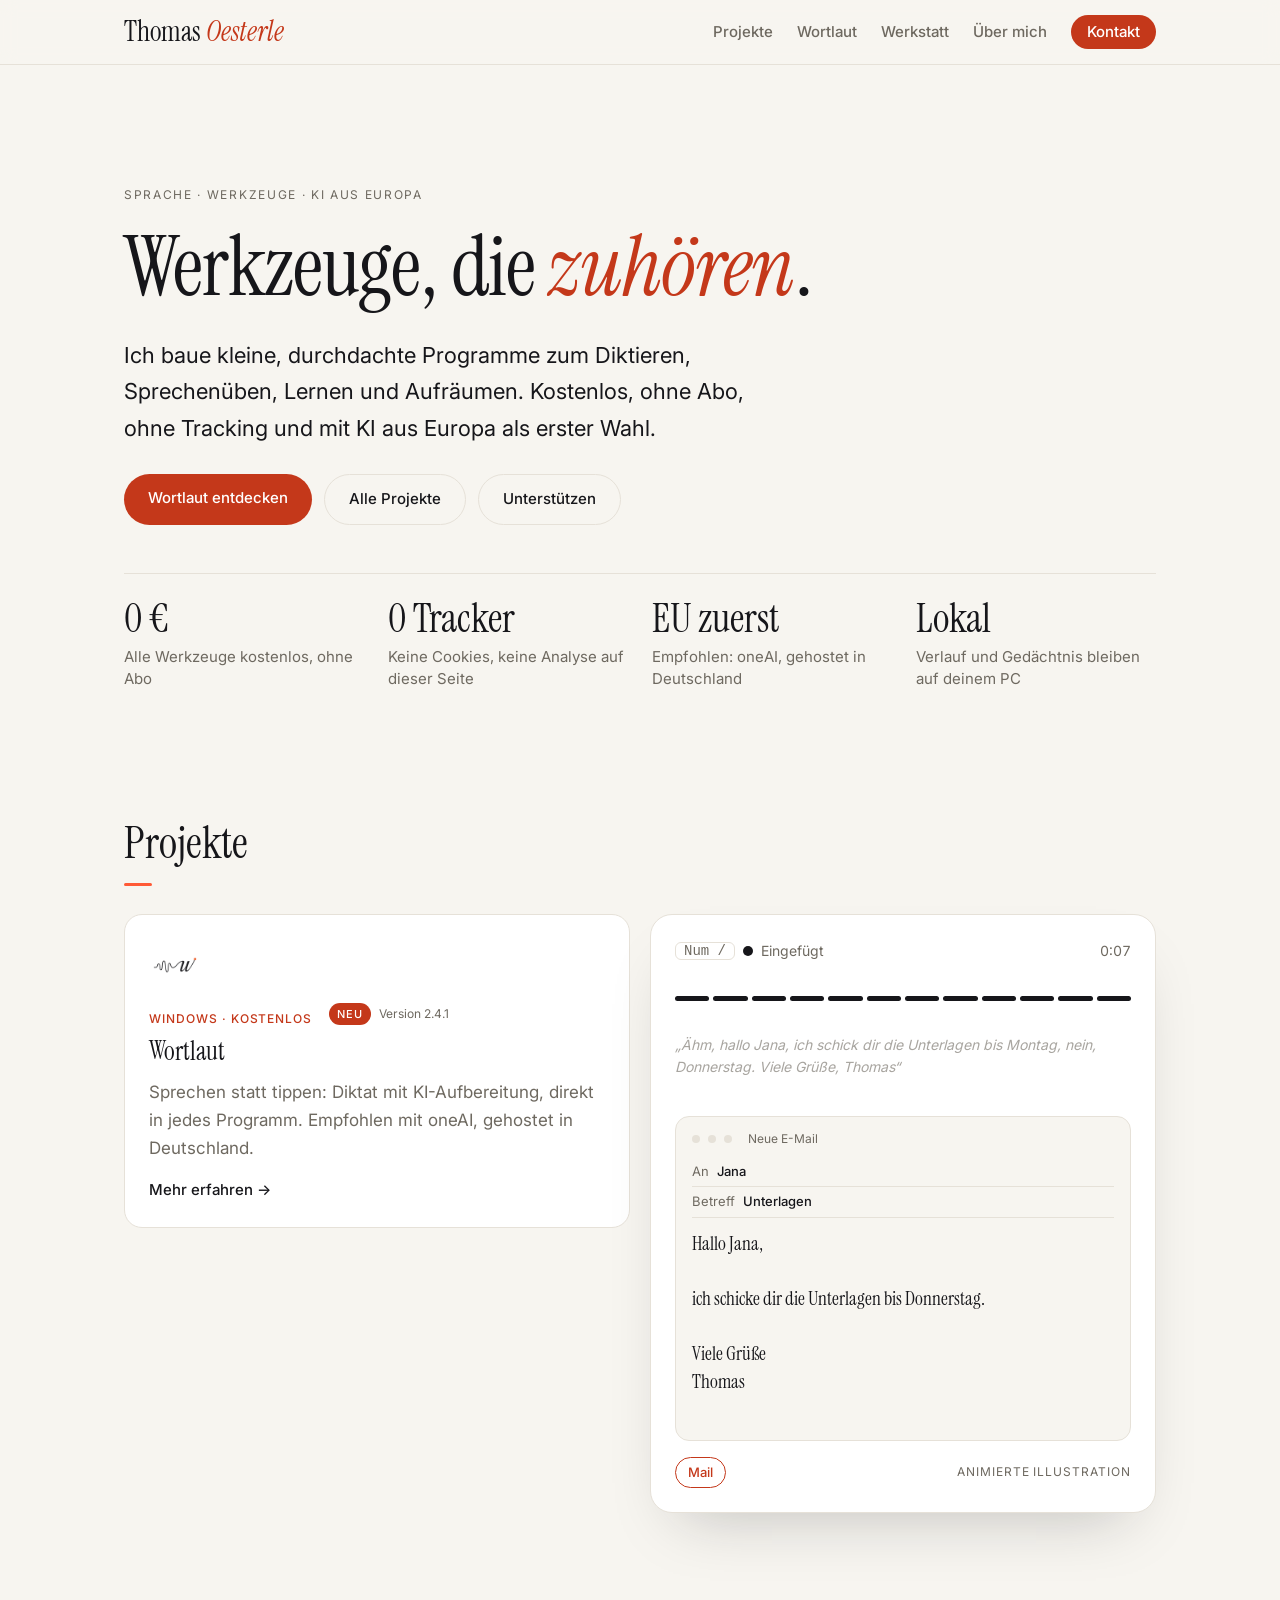
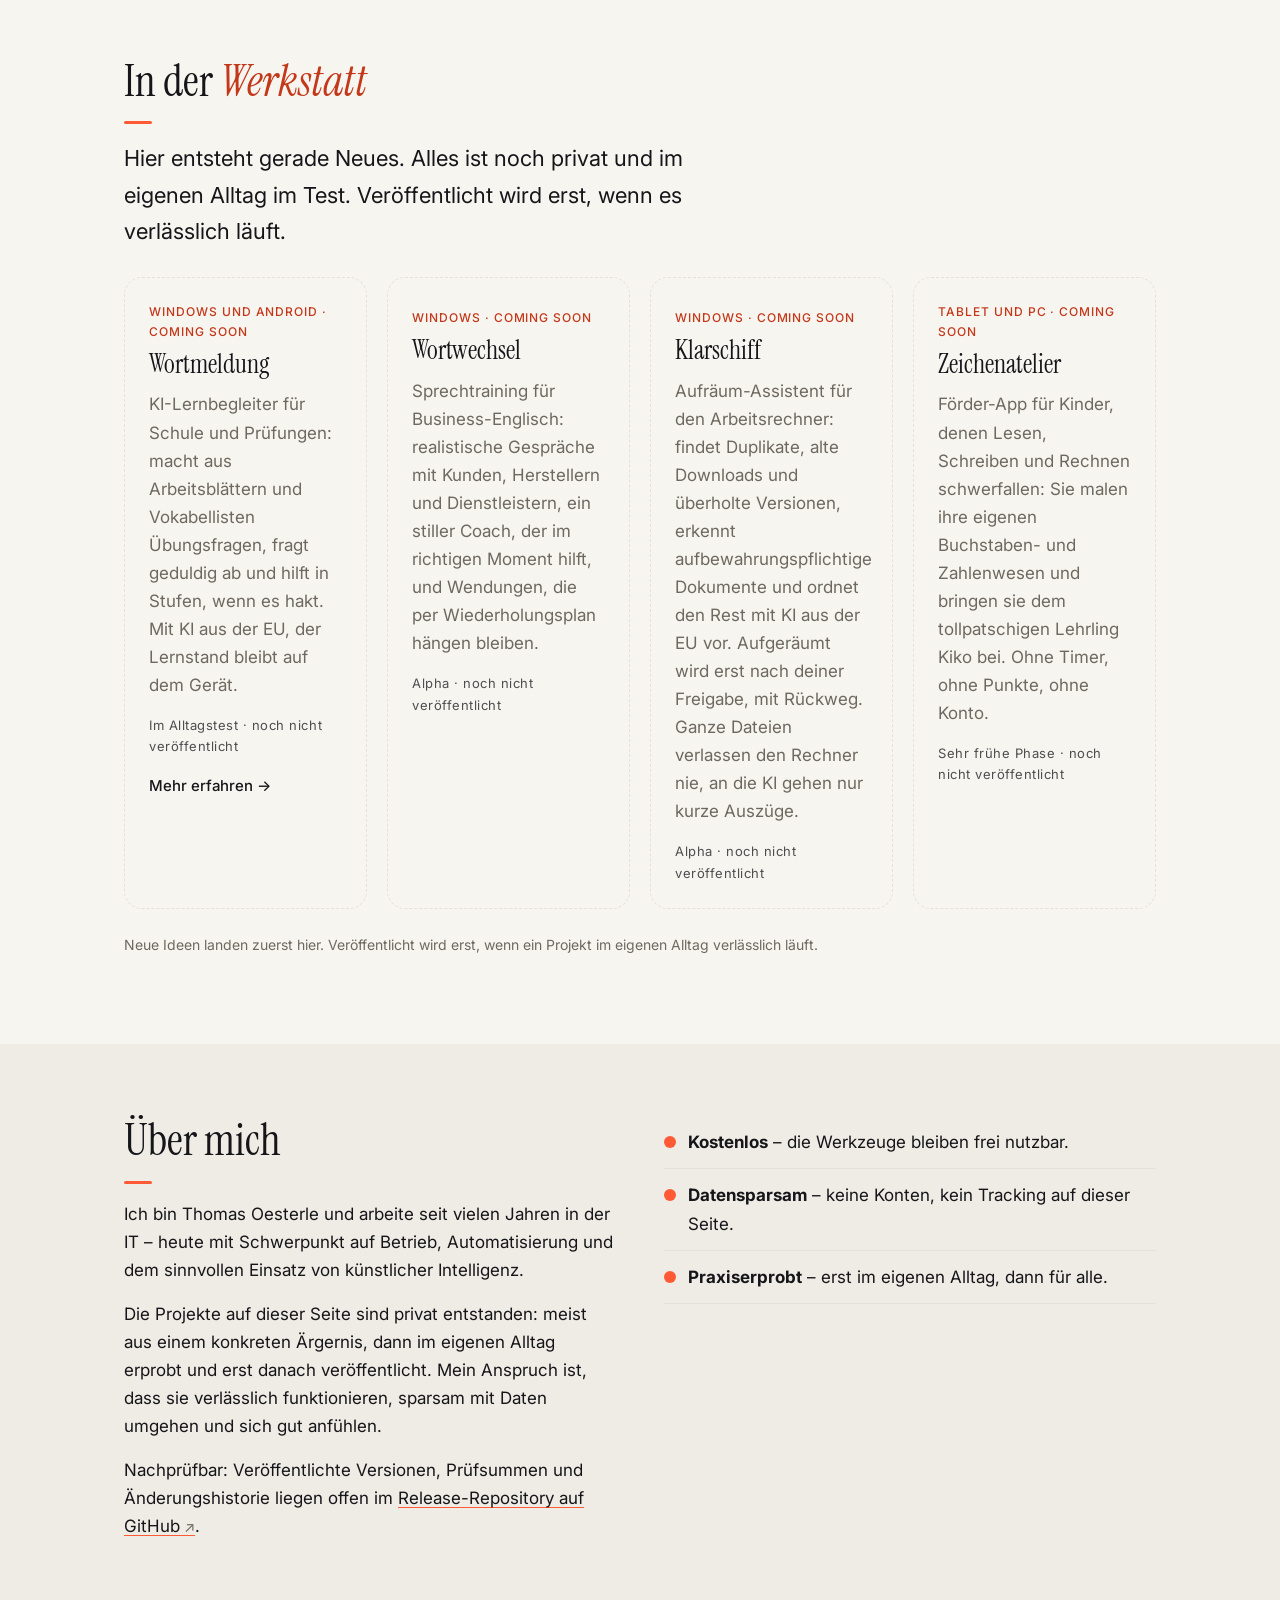
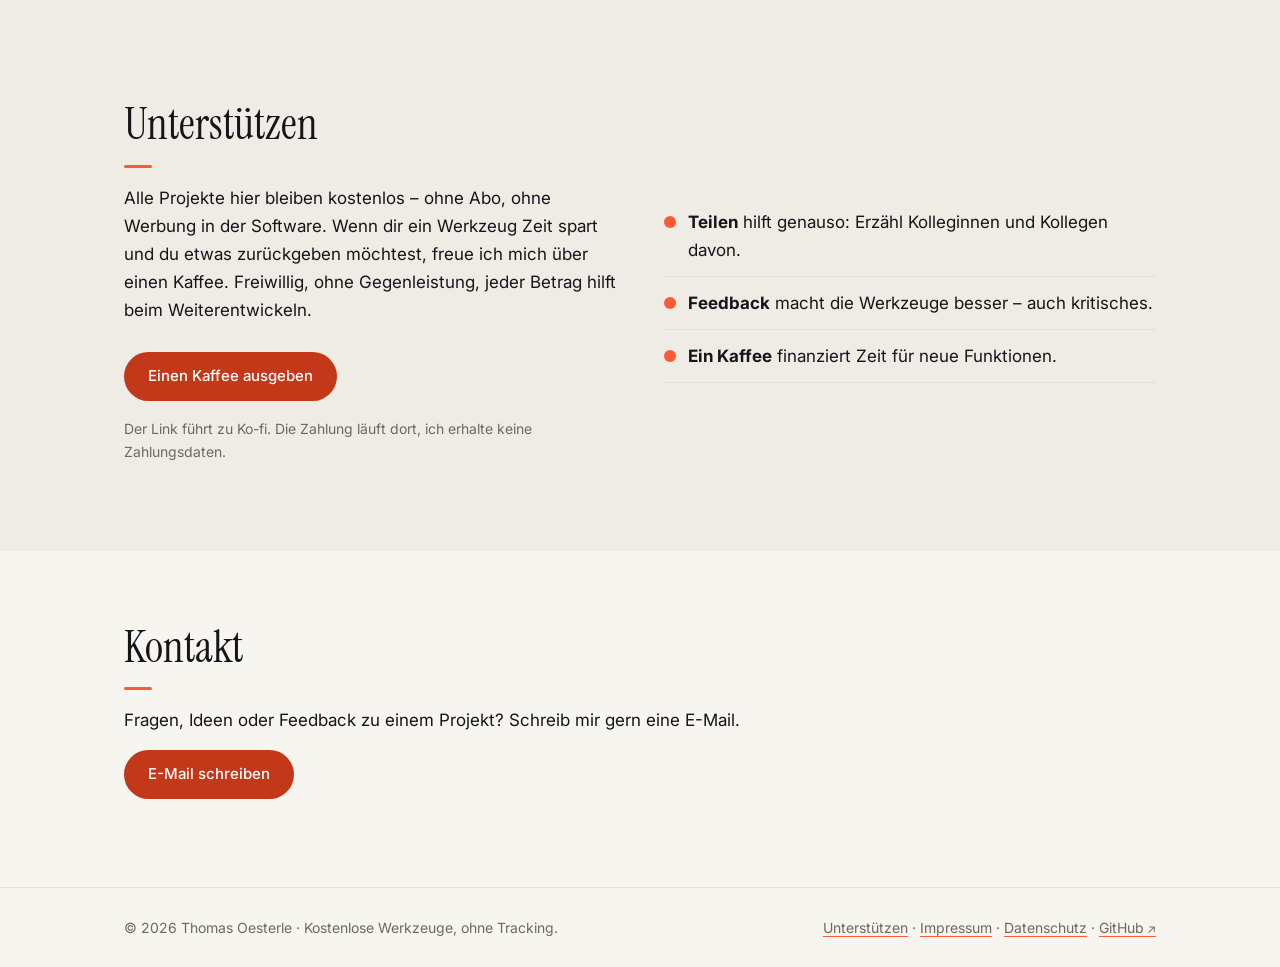
<file: index.html>
<!doctype html>
<html lang="de">
<head>
<meta charset="utf-8">
<meta name="viewport" content="width=device-width, initial-scale=1">
<title>Thomas Oesterle – kostenlose Werkzeuge für Windows und KI</title>
<meta name="description" content="Kostenlose, datensparsame Werkzeuge von Thomas Oesterle, die zuhören: darunter Wortlaut, die Diktier-App mit KI-Aufbereitung für Windows, mit KI aus Europa als erster Wahl. Weitere Werkzeuge für Englisch, Schule, Lernförderung und Ordnung auf dem PC sind in Arbeit.">
<link rel="canonical" href="https://oesterle.cloud/">
<meta http-equiv="Content-Security-Policy" content="default-src 'self'; img-src 'self' data:; style-src 'self'; script-src 'self'; font-src 'self'; connect-src 'self'; base-uri 'self'; form-action 'none'">
<meta name="referrer" content="strict-origin-when-cross-origin">
<meta name="theme-color" content="#F7F5F0">
<meta property="og:type" content="website">
<meta property="og:locale" content="de_DE">
<meta property="og:site_name" content="Thomas Oesterle">
<meta property="og:title" content="Thomas Oesterle – kostenlose Werkzeuge für Windows und KI">
<meta property="og:description" content="Kostenlose, datensparsame Werkzeuge, die zuhören: darunter Wortlaut, die Diktier-App mit KI-Aufbereitung für Windows. KI aus Europa als erste Wahl, ohne Tracking.">
<meta property="og:url" content="https://oesterle.cloud/">
<meta property="og:image" content="https://oesterle.cloud/assets/og-start.png">
<meta name="twitter:card" content="summary_large_image">
<link rel="icon" href="/assets/favicon.svg" type="image/svg+xml">
<link rel="stylesheet" href="/assets/site.css">
<script src="/assets/site.js" defer></script>
<script type="application/ld+json">{"@context": "https://schema.org", "@type": "Person", "name": "Thomas Oesterle", "url": "https://oesterle.cloud", "sameAs": ["https://github.com/tho3mes"], "knowsAbout": ["IT-Betrieb", "Automatisierung", "Künstliche Intelligenz", "Windows-Software"]}</script>
</head>
<body>
<a class="skip" href="#inhalt">Zum Inhalt springen</a>
<header class="kopf">
  <div class="rahmen kopf-innen">
    <a class="marke" href="/">Thomas <em>Oesterle</em></a>
    <nav aria-label="Hauptnavigation">
      <a href="/#projekte">Projekte</a>
      <a href="/wortlaut/">Wortlaut</a>
      <a href="/#werkstatt">Werkstatt</a>
      <a href="/#ueber">Über mich</a>
      <a href="/#kontakt">Kontakt</a>
    </nav>
  </div>
</header>
<main id="inhalt">

<section class="held">
  <div class="rahmen">
    <p class="vorzeile">Sprache · Werkzeuge · KI aus Europa</p>
    <h1>Werkzeuge, die <em>zuhören</em>.</h1>
    <p class="einleitung">Ich baue kleine, durchdachte Programme zum Diktieren, Sprechenüben, Lernen und Aufräumen. Kostenlos, ohne Abo, ohne Tracking und mit KI aus Europa als erster Wahl.</p>
    <p class="aktionen"><a class="knopf" href="/wortlaut/">Wortlaut entdecken</a> <a class="knopf zweit" href="#projekte">Alle Projekte</a> <a class="knopf zweit" href="#unterstuetzen">Unterstützen</a></p>
    <ul class="fakten" aria-label="Auf einen Blick">
      <li><b>0 €</b>Alle Werkzeuge kostenlos, ohne Abo</li>
      <li><b>0 Tracker</b>Keine Cookies, keine Analyse auf dieser Seite</li>
      <li><b>EU zuerst</b>Empfohlen: oneAI, gehostet in Deutschland</li>
      <li><b>Lokal</b>Verlauf und Gedächtnis bleiben auf deinem PC</li>
    </ul>
  </div>
</section>

<section id="projekte" class="abschnitt">
  <div class="rahmen">
    <h2>Projekte</h2>
    <div class="raster mit-szene">
      <a class="karte" href="/wortlaut/">
        <picture><source srcset="/assets/wortlaut-logo-hell-256.png" media="(prefers-color-scheme: dark)"><img class="produktlogo" src="/assets/wortlaut-logo-256.png" alt="Wortlaut-Logo" width="52" height="52"></picture>
        <span class="etikett">Windows · kostenlos</span>
        <!-- neu:karte:start -->
        <span class="neu-zeile"><span class="neu-marke">Neu</span>Version 2.4.1</span>
        <!-- neu:karte:end -->
        <h3>Wortlaut</h3>
        <p>Sprechen statt tippen: Diktat mit KI-Aufbereitung, direkt in jedes Programm. Empfohlen mit oneAI, gehostet in Deutschland.</p>
        <span class="mehr">Mehr erfahren →</span>
      </a>
      <div class="szenen-wechsel" data-szenenwechsel>
        <div class="vorschau szene" aria-hidden="true" data-szene data-zustand="fertig">
          <div class="szene-leiste"><kbd data-taste>Num /</kbd><span class="punkt"></span><span data-status>Eingefügt</span><span class="zeit" data-zeit>0:07</span></div>
          <div class="pegel"><i></i><i></i><i></i><i></i><i></i><i></i><i></i><i></i><i></i><i></i><i></i><i></i></div>
          <p class="szene-gesprochen weg" data-gesprochen>„Ähm, hallo Jana, ich schick dir die Unterlagen bis Montag, nein, Donnerstag. Viele Grüße, Thomas“</p>
          <div class="szene-fenster">
            <div class="szene-kopf"><i></i><i></i><i></i><span>Neue E-Mail</span></div>
            <div class="szene-feld">An <b data-an>Jana</b></div>
            <div class="szene-feld">Betreff <b data-betreff>Unterlagen</b></div>
            <p class="szene-text" data-text>Hallo Jana,<br><br>ich schicke dir die Unterlagen bis Donnerstag.<br><br>Viele Grüße<br>Thomas</p>
          </div>
          <div class="szene-fuss"><span class="szene-modus">Mail</span><span class="szene-hinweis">Animierte Illustration</span></div>
        </div>
        <div class="vorschau szene ruht" aria-hidden="true" data-szene="prompt" data-zustand="fertig">
          <div class="szene-leiste"><kbd data-taste>Num /</kbd><span class="punkt"></span><span data-status>Eingefügt</span><span class="zeit" data-zeit>0:08</span></div>
          <div class="pegel"><i></i><i></i><i></i><i></i><i></i><i></i><i></i><i></i><i></i><i></i><i></i><i></i></div>
          <p class="szene-gesprochen weg" data-gesprochen>„Ähm, mach mir einen Prompt: Die KI soll meine Notizen vom Kundentermin zusammenfassen, Entscheidungen, offene Punkte, nächste Schritte, kurz bitte“</p>
          <div class="szene-fenster">
            <div class="szene-kopf"><i></i><i></i><i></i><span>KI-Chat · Neue Unterhaltung</span></div>
            <div class="szene-eingabe"><p class="szene-text klein" data-text>Fasse meine Notizen aus dem Kundentermin zusammen.<br><br>Gliederung: Entscheidungen, offene Punkte, nächste Schritte.<br>Höchstens acht Stichpunkte, sachlicher Ton.<br><br>Notizen:</p><span class="szene-senden">↑</span></div>
          </div>
          <div class="szene-fuss"><span class="szene-modus">Prompt</span><span class="szene-hinweis">Animierte Illustration</span></div>
        </div>
        <div class="vorschau szene ruht" aria-hidden="true" data-szene="englisch" data-zustand="fertig">
          <div class="szene-leiste"><kbd data-taste>Num /</kbd><span class="punkt"></span><span data-status>Eingefügt</span><span class="zeit" data-zeit>0:06</span></div>
          <div class="pegel"><i></i><i></i><i></i><i></i><i></i><i></i><i></i><i></i><i></i><i></i><i></i><i></i></div>
          <p class="szene-gesprochen weg" data-gesprochen>„Hi Mark, kurze Info, die Lieferung verschiebt sich auf nächsten Dienstag, ich melde mich, sobald ich mehr weiß“</p>
          <div class="szene-fenster">
            <div class="szene-kopf"><i></i><i></i><i></i><span>Chat · Mark</span></div>
            <div class="szene-blase">Any update on the delivery?</div>
            <p class="szene-text kurz" data-text>Hi Mark,<br><br>quick heads-up: the delivery has moved to next Tuesday.<br>I’ll get back to you as soon as I know more.</p>
          </div>
          <div class="szene-fuss"><span class="szene-modus">Englisch</span><span class="szene-hinweis">Animierte Illustration</span></div>
        </div>
        <div class="vorschau szene ruht" aria-hidden="true" data-szene="umschreiben" data-zustand="fertig">
          <div class="szene-leiste"><kbd data-taste>Kürzel</kbd><span class="punkt"></span><span data-status>Ersetzt</span><span class="zeit" data-zeit>0:02</span></div>
          <div class="pegel"><i></i><i></i><i></i><i></i><i></i><i></i><i></i><i></i><i></i><i></i><i></i><i></i></div>
          <p class="szene-gesprochen weg" data-gesprochen>„Freundlicher und kürzer, bitte“</p>
          <div class="szene-fenster">
            <div class="szene-kopf"><i></i><i></i><i></i><span>Dokument</span></div>
            <p class="szene-text kurz" data-text>Kurze Erinnerung: Schickst du mir die Unterlagen bis Freitag? Dann klappt unser Termin sicher.</p>
          </div>
          <div class="szene-fuss"><span class="szene-modus">Umschreiben</span><span class="szene-hinweis">Animierte Illustration</span></div>
        </div>
      </div>
    </div>
  </div>
</section>

<section id="werkstatt" class="abschnitt">
  <div class="rahmen">
    <h2>In der <em>Werkstatt</em></h2>
    <p class="einleitung">Hier entsteht gerade Neues. Alles ist noch privat und im eigenen Alltag im Test. Veröffentlicht wird erst, wenn es verlässlich läuft.</p>
    <div class="raster drei">
      <a class="karte leer" href="/wortmeldung/">
        <span class="etikett">Windows und Android · Coming soon</span>
        <h3>Wortmeldung</h3>
        <p>KI-Lernbegleiter für Schule und Prüfungen: macht aus Arbeitsblättern und Vokabellisten Übungsfragen, fragt geduldig ab und hilft in Stufen, wenn es hakt. Mit KI aus der EU, der Lernstand bleibt auf dem Gerät.</p>
        <p class="stand">Im Alltagstest · noch nicht veröffentlicht</p>
        <span class="mehr">Mehr erfahren →</span>
      </a>
      <div class="karte leer">
        <span class="etikett">Windows · Coming soon</span>
        <h3>Wortwechsel</h3>
        <p>Sprechtraining für Business-Englisch: realistische Gespräche mit Kunden, Herstellern und Dienstleistern, ein stiller Coach, der im richtigen Moment hilft, und Wendungen, die per Wiederholungsplan hängen bleiben.</p>
        <p class="stand">Alpha · noch nicht veröffentlicht</p>
      </div>
      <div class="karte leer">
        <span class="etikett">Windows · Coming soon</span>
        <h3>Klarschiff</h3>
        <p>Aufräum-Assistent für den Arbeitsrechner: findet Duplikate, alte Downloads und überholte Versionen, erkennt aufbewahrungspflichtige Dokumente und ordnet den Rest mit KI aus der EU vor. Aufgeräumt wird erst nach deiner Freigabe, mit Rückweg. Ganze Dateien verlassen den Rechner nie, an die KI gehen nur kurze Auszüge.</p>
        <p class="stand">Alpha · noch nicht veröffentlicht</p>
      </div>
      <div class="karte leer">
        <span class="etikett">Tablet und PC · Coming soon</span>
        <h3>Zeichenatelier</h3>
        <p>Förder-App für Kinder, denen Lesen, Schreiben und Rechnen schwerfallen: Sie malen ihre eigenen Buchstaben- und Zahlenwesen und bringen sie dem tollpatschigen Lehrling Kiko bei. Ohne Timer, ohne Punkte, ohne Konto.</p>
        <p class="stand">Sehr frühe Phase · noch nicht veröffentlicht</p>
      </div>
    </div>
    <p class="leise werkstatt-fuss">Neue Ideen landen zuerst hier. Veröffentlicht wird erst, wenn ein Projekt im eigenen Alltag verlässlich läuft.</p>
  </div>
</section>

<!-- Werbefläche (vorbereitet, inaktiv): erst nach Einwilligungsbanner und AdSense-Freigabe einbauen, siehe README.md -->

<section id="ueber" class="abschnitt sanft">
  <div class="rahmen zwei">
    <div>
      <h2>Über mich</h2>
      <p>Ich bin Thomas Oesterle und arbeite seit vielen Jahren in der IT – heute mit Schwerpunkt auf Betrieb, Automatisierung und dem sinnvollen Einsatz von künstlicher Intelligenz.</p>
      <p>Die Projekte auf dieser Seite sind privat entstanden: meist aus einem konkreten Ärgernis, dann im eigenen Alltag erprobt und erst danach veröffentlicht. Mein Anspruch ist, dass sie verlässlich funktionieren, sparsam mit Daten umgehen und sich gut anfühlen.</p>
      <p>Nachprüfbar: Veröffentlichte Versionen, Prüfsummen und Änderungshistorie liegen offen im <a href="https://github.com/tho3mes/wortlaut-releases" target="_blank" rel="noopener noreferrer">Release-Repository auf GitHub</a>.</p>
    </div>
    <ul class="punkte">
      <li><strong>Kostenlos</strong> – die Werkzeuge bleiben frei nutzbar.</li>
      <li><strong>Datensparsam</strong> – keine Konten, kein Tracking auf dieser Seite.</li>
      <li><strong>Praxiserprobt</strong> – erst im eigenen Alltag, dann für alle.</li>
    </ul>
  </div>
</section>

<section id="unterstuetzen" class="abschnitt sanft">
  <div class="rahmen zwei mitte">
    <div>
      <h2>Unterstützen</h2>
      <p>Alle Projekte hier bleiben kostenlos – ohne Abo, ohne Werbung in der Software. Wenn dir ein Werkzeug Zeit spart und du etwas zurückgeben möchtest, freue ich mich über einen Kaffee. Freiwillig, ohne Gegenleistung, jeder Betrag hilft beim Weiterentwickeln.</p>
      <p class="aktionen"><a class="knopf" href="https://ko-fi.com/tho3mes" target="_blank" rel="noopener noreferrer">Einen Kaffee ausgeben</a></p>
      <p class="leise">Der Link führt zu Ko-fi. Die Zahlung läuft dort, ich erhalte keine Zahlungsdaten.</p>
    </div>
    <ul class="punkte">
      <li><strong>Teilen</strong> hilft genauso: Erzähl Kolleginnen und Kollegen davon.</li>
      <li><strong>Feedback</strong> macht die Werkzeuge besser – auch kritisches.</li>
      <li><strong>Ein Kaffee</strong> finanziert Zeit für neue Funktionen.</li>
    </ul>
  </div>
</section>

<section id="kontakt" class="abschnitt">
  <div class="rahmen">
    <h2>Kontakt</h2>
    <p>Fragen, Ideen oder Feedback zu einem Projekt? Schreib mir gern eine E-Mail.</p>
    <p><a class="knopf" data-m="duolc.elretseo@kcabdeef" href="#kontakt">E-Mail schreiben</a><noscript><p class="leise">feedback [at] oesterle [punkt] cloud</p></noscript></p>
  </div>
</section>

</main>
<footer class="fuss">
  <div class="rahmen fuss-innen">
    <p>© <span data-jahr>2026</span> Thomas Oesterle · Kostenlose Werkzeuge, ohne Tracking.</p>
    <p><a href="/#unterstuetzen">Unterstützen</a> · <a href="/impressum/">Impressum</a> · <a href="/datenschutz/">Datenschutz</a> · <a href="https://github.com/tho3mes" target="_blank" rel="noopener noreferrer">GitHub</a></p>
  </div>
</footer>
</body>
</html>
</file>
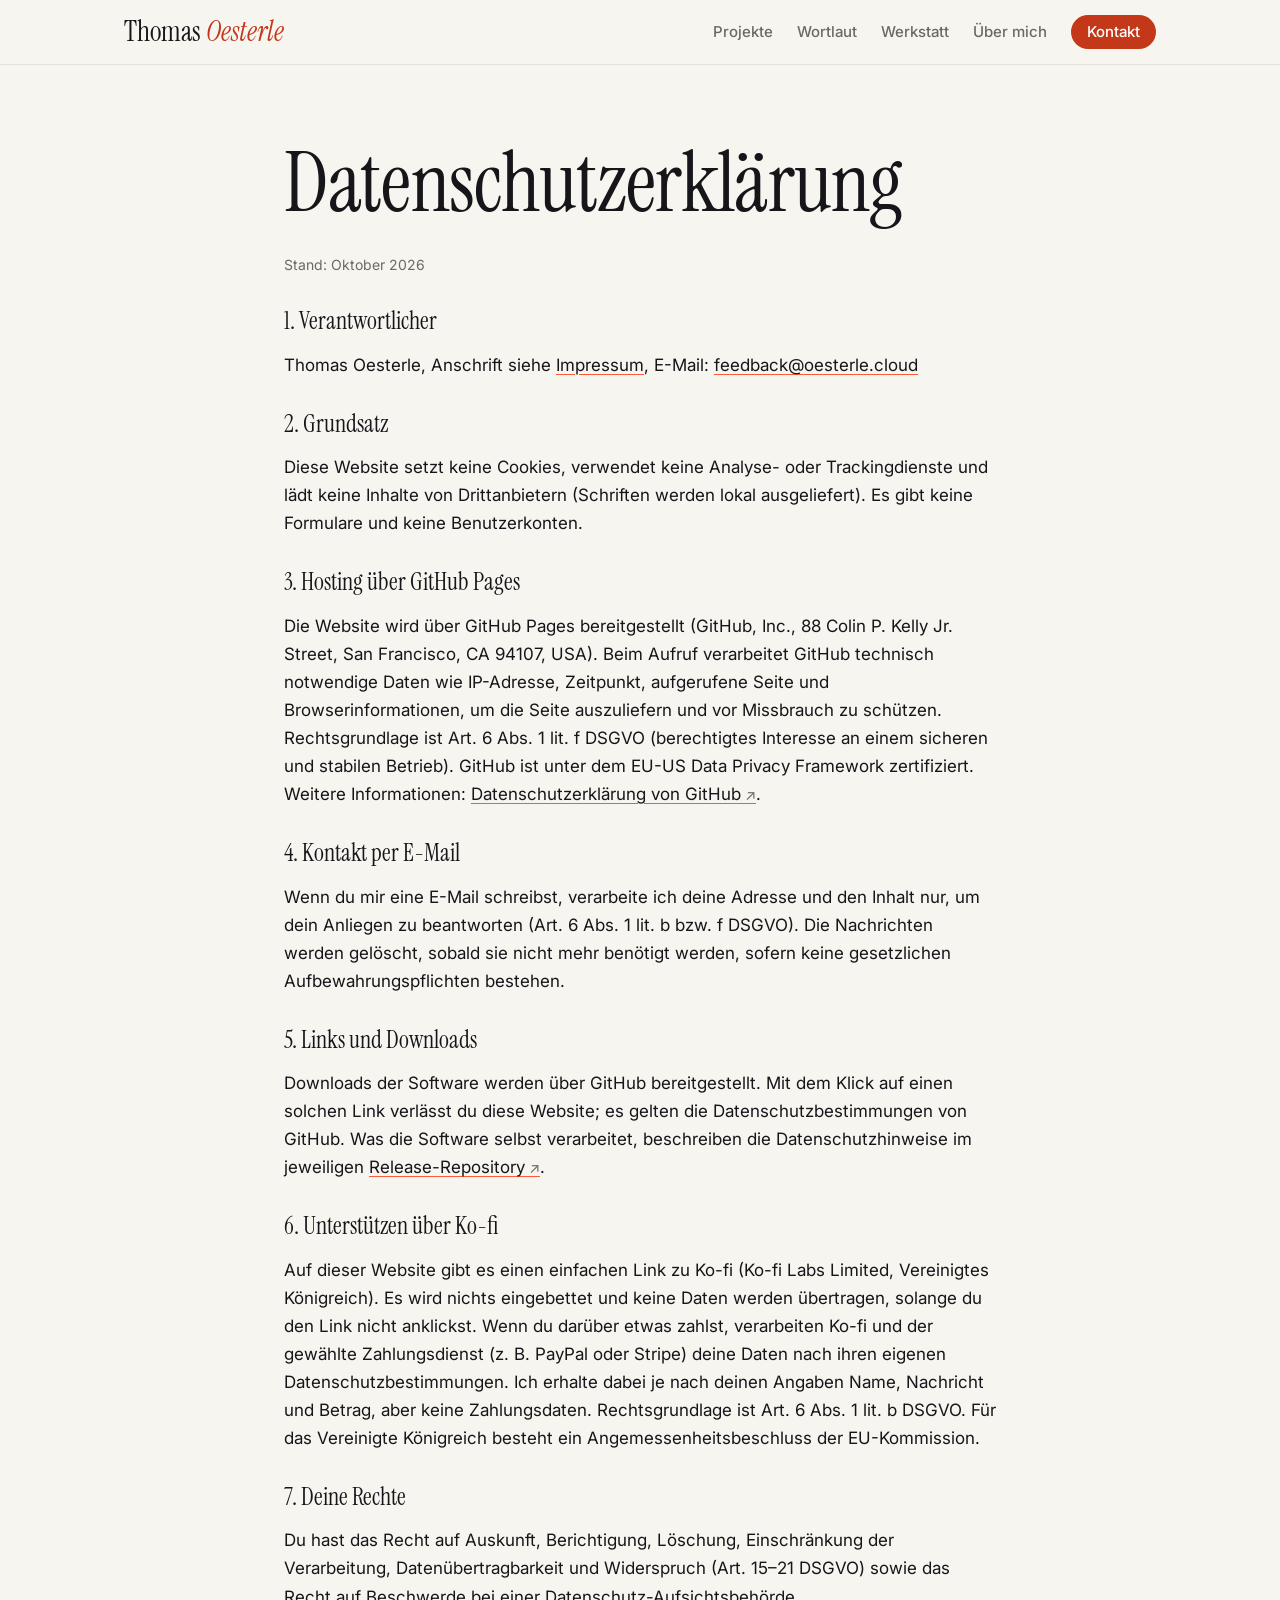
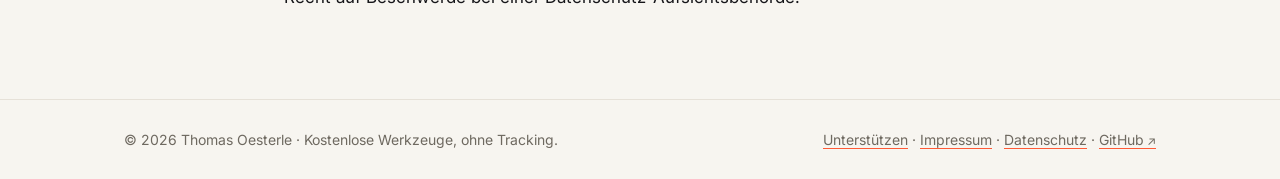
<file: datenschutz/index.html>
<!doctype html>
<html lang="de">
<head>
<meta charset="utf-8">
<meta name="viewport" content="width=device-width, initial-scale=1">
<title>Datenschutz – Thomas Oesterle</title>
<meta name="description" content="Datenschutzerklärung von oesterle.cloud">
<link rel="canonical" href="https://oesterle.cloud/datenschutz/">
<meta http-equiv="Content-Security-Policy" content="default-src 'self'; img-src 'self' data:; style-src 'self'; script-src 'self'; font-src 'self'; connect-src 'self'; base-uri 'self'; form-action 'none'">
<meta name="referrer" content="strict-origin-when-cross-origin">
<meta name="theme-color" content="#F7F5F0">
<meta property="og:type" content="website">
<meta property="og:locale" content="de_DE">
<meta property="og:site_name" content="Thomas Oesterle">
<meta property="og:title" content="Datenschutz – Thomas Oesterle">
<meta property="og:description" content="Datenschutzerklärung von oesterle.cloud">
<meta property="og:url" content="https://oesterle.cloud/datenschutz/">
<meta property="og:image" content="https://oesterle.cloud/assets/og-start.png">
<meta name="twitter:card" content="summary_large_image">
<link rel="icon" href="/assets/favicon.svg" type="image/svg+xml">
<link rel="stylesheet" href="/assets/site.css">
<script src="/assets/site.js" defer></script>

</head>
<body>
<a class="skip" href="#inhalt">Zum Inhalt springen</a>
<header class="kopf">
  <div class="rahmen kopf-innen">
    <a class="marke" href="/">Thomas <em>Oesterle</em></a>
    <nav aria-label="Hauptnavigation">
      <a href="/#projekte">Projekte</a>
      <a href="/wortlaut/">Wortlaut</a>
      <a href="/#werkstatt">Werkstatt</a>
      <a href="/#ueber">Über mich</a>
      <a href="/#kontakt">Kontakt</a>
    </nav>
  </div>
</header>
<main id="inhalt">

<section class="abschnitt">
  <div class="rahmen schmal recht">
    <h1>Datenschutzerklärung</h1>
    <p class="leise">Stand: Oktober 2026</p>
    <h2>1. Verantwortlicher</h2>
    <p>Thomas Oesterle, Anschrift siehe <a href="/impressum/">Impressum</a>, E-Mail: <a data-m="duolc.elretseo@kcabdeef" href="#">feedback [at] oesterle [punkt] cloud</a></p>
    <h2>2. Grundsatz</h2>
    <p>Diese Website setzt keine Cookies, verwendet keine Analyse- oder Trackingdienste und lädt keine Inhalte von Drittanbietern (Schriften werden lokal ausgeliefert). Es gibt keine Formulare und keine Benutzerkonten.</p>
    <h2>3. Hosting über GitHub Pages</h2>
    <p>Die Website wird über GitHub Pages bereitgestellt (GitHub, Inc., 88 Colin P. Kelly Jr. Street, San Francisco, CA 94107, USA). Beim Aufruf verarbeitet GitHub technisch notwendige Daten wie IP-Adresse, Zeitpunkt, aufgerufene Seite und Browserinformationen, um die Seite auszuliefern und vor Missbrauch zu schützen. Rechtsgrundlage ist Art. 6 Abs. 1 lit. f DSGVO (berechtigtes Interesse an einem sicheren und stabilen Betrieb). GitHub ist unter dem EU-US Data Privacy Framework zertifiziert. Weitere Informationen: <a href="https://docs.github.com/de/site-policy/privacy-policies/github-general-privacy-statement" target="_blank" rel="noopener noreferrer">Datenschutzerklärung von GitHub</a>.</p>
    <h2>4. Kontakt per E-Mail</h2>
    <p>Wenn du mir eine E-Mail schreibst, verarbeite ich deine Adresse und den Inhalt nur, um dein Anliegen zu beantworten (Art. 6 Abs. 1 lit. b bzw. f DSGVO). Die Nachrichten werden gelöscht, sobald sie nicht mehr benötigt werden, sofern keine gesetzlichen Aufbewahrungspflichten bestehen.</p>
    <h2>5. Links und Downloads</h2>
    <p>Downloads der Software werden über GitHub bereitgestellt. Mit dem Klick auf einen solchen Link verlässt du diese Website; es gelten die Datenschutzbestimmungen von GitHub. Was die Software selbst verarbeitet, beschreiben die Datenschutzhinweise im jeweiligen <a href="https://github.com/tho3mes/wortlaut-releases/blob/main/DATENSCHUTZ.md" target="_blank" rel="noopener noreferrer">Release-Repository</a>.</p>
    <!-- VORBEREITET FÜR WERBUNG (erst aktivieren, wenn AdSense und ein zertifiziertes Einwilligungsbanner eingebunden sind):
    <h2>8. Werbung (Google AdSense) und Einwilligung</h2>
    <p>Mit deiner Einwilligung blendet diese Website Werbung über Google AdSense ein (Google Ireland Limited, Gordon House, Barrow Street, Dublin 4, Irland). Dabei können Cookies und ähnliche Technologien eingesetzt und Daten wie IP-Adresse und Geräteinformationen an Google übermittelt werden, auch in die USA. Rechtsgrundlage ist deine Einwilligung (Art. 6 Abs. 1 lit. a DSGVO, § 25 Abs. 1 TDDDG), die du jederzeit über die Datenschutzeinstellungen widerrufen kannst. Ohne Einwilligung werden keine personalisierten Anzeigen geladen.</p>
    -->
    <h2>6. Unterstützen über Ko-fi</h2>
    <p>Auf dieser Website gibt es einen einfachen Link zu Ko-fi (Ko-fi Labs Limited, Vereinigtes Königreich). Es wird nichts eingebettet und keine Daten werden übertragen, solange du den Link nicht anklickst. Wenn du darüber etwas zahlst, verarbeiten Ko-fi und der gewählte Zahlungsdienst (z. B. PayPal oder Stripe) deine Daten nach ihren eigenen Datenschutzbestimmungen. Ich erhalte dabei je nach deinen Angaben Name, Nachricht und Betrag, aber keine Zahlungsdaten. Rechtsgrundlage ist Art. 6 Abs. 1 lit. b DSGVO. Für das Vereinigte Königreich besteht ein Angemessenheitsbeschluss der EU-Kommission.</p>
    <h2>7. Deine Rechte</h2>
    <p>Du hast das Recht auf Auskunft, Berichtigung, Löschung, Einschränkung der Verarbeitung, Datenübertragbarkeit und Widerspruch (Art. 15–21 DSGVO) sowie das Recht auf Beschwerde bei einer Datenschutz-Aufsichtsbehörde.</p>
  </div>
</section>

</main>
<footer class="fuss">
  <div class="rahmen fuss-innen">
    <p>© <span data-jahr>2026</span> Thomas Oesterle · Kostenlose Werkzeuge, ohne Tracking.</p>
    <p><a href="/#unterstuetzen">Unterstützen</a> · <a href="/impressum/">Impressum</a> · <a href="/datenschutz/">Datenschutz</a> · <a href="https://github.com/tho3mes" target="_blank" rel="noopener noreferrer">GitHub</a></p>
  </div>
</footer>
</body>
</html>
</file>
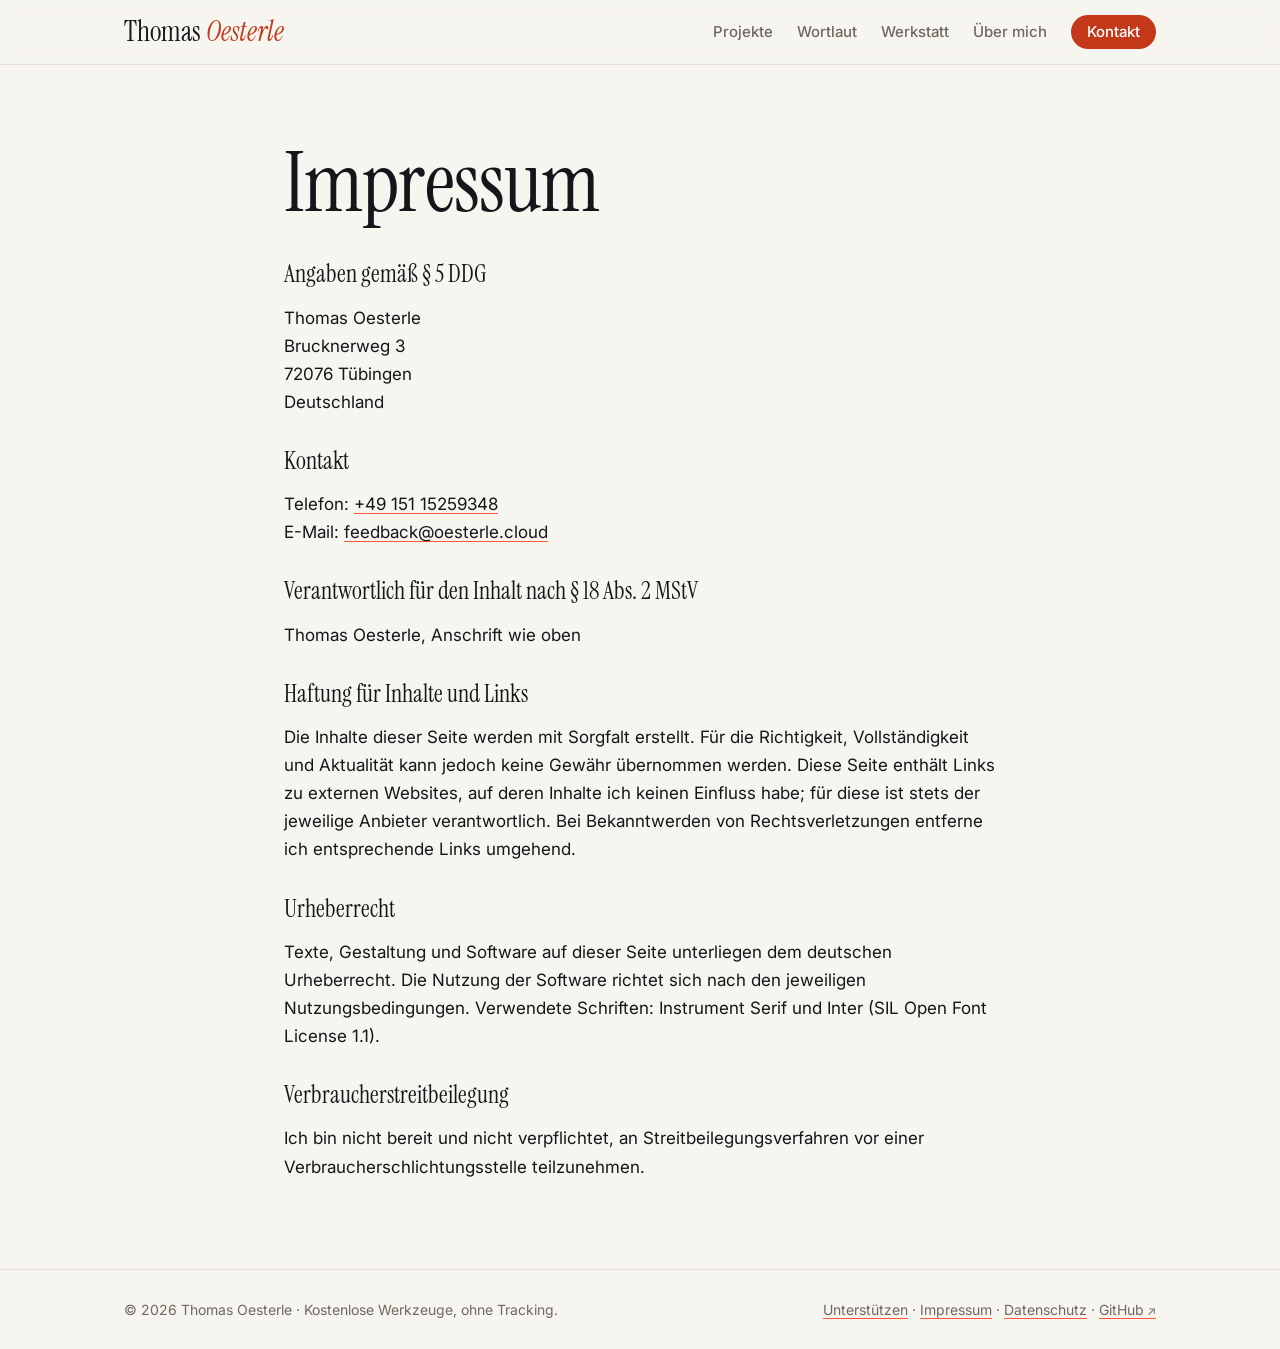
<file: impressum/index.html>
<!doctype html>
<html lang="de">
<head>
<meta charset="utf-8">
<meta name="viewport" content="width=device-width, initial-scale=1">
<title>Impressum – Thomas Oesterle</title>
<meta name="description" content="Impressum von oesterle.cloud">
<link rel="canonical" href="https://oesterle.cloud/impressum/">
<meta http-equiv="Content-Security-Policy" content="default-src 'self'; img-src 'self' data:; style-src 'self'; script-src 'self'; font-src 'self'; connect-src 'self'; base-uri 'self'; form-action 'none'">
<meta name="referrer" content="strict-origin-when-cross-origin">
<meta name="theme-color" content="#F7F5F0">
<meta property="og:type" content="website">
<meta property="og:locale" content="de_DE">
<meta property="og:site_name" content="Thomas Oesterle">
<meta property="og:title" content="Impressum – Thomas Oesterle">
<meta property="og:description" content="Impressum von oesterle.cloud">
<meta property="og:url" content="https://oesterle.cloud/impressum/">
<meta property="og:image" content="https://oesterle.cloud/assets/og-start.png">
<meta name="twitter:card" content="summary_large_image">
<link rel="icon" href="/assets/favicon.svg" type="image/svg+xml">
<link rel="stylesheet" href="/assets/site.css">
<script src="/assets/site.js" defer></script>

</head>
<body>
<a class="skip" href="#inhalt">Zum Inhalt springen</a>
<header class="kopf">
  <div class="rahmen kopf-innen">
    <a class="marke" href="/">Thomas <em>Oesterle</em></a>
    <nav aria-label="Hauptnavigation">
      <a href="/#projekte">Projekte</a>
      <a href="/wortlaut/">Wortlaut</a>
      <a href="/#werkstatt">Werkstatt</a>
      <a href="/#ueber">Über mich</a>
      <a href="/#kontakt">Kontakt</a>
    </nav>
  </div>
</header>
<main id="inhalt">

<section class="abschnitt">
  <div class="rahmen schmal recht">
    <h1>Impressum</h1>
    <h2>Angaben gemäß § 5 DDG</h2>
    <p>Thomas Oesterle<br>Brucknerweg 3<br>72076 Tübingen<br>Deutschland</p>
    <h2>Kontakt</h2>
    <p>Telefon: <a href="tel:+4915115259348">+49 151 15259348</a><br>E-Mail: <a data-m="duolc.elretseo@kcabdeef" href="#">feedback [at] oesterle [punkt] cloud</a></p>
    <h2>Verantwortlich für den Inhalt nach § 18 Abs. 2 MStV</h2>
    <p>Thomas Oesterle, Anschrift wie oben</p>
    <h2>Haftung für Inhalte und Links</h2>
    <p>Die Inhalte dieser Seite werden mit Sorgfalt erstellt. Für die Richtigkeit, Vollständigkeit und Aktualität kann jedoch keine Gewähr übernommen werden. Diese Seite enthält Links zu externen Websites, auf deren Inhalte ich keinen Einfluss habe; für diese ist stets der jeweilige Anbieter verantwortlich. Bei Bekanntwerden von Rechtsverletzungen entferne ich entsprechende Links umgehend.</p>
    <h2>Urheberrecht</h2>
    <p>Texte, Gestaltung und Software auf dieser Seite unterliegen dem deutschen Urheberrecht. Die Nutzung der Software richtet sich nach den jeweiligen Nutzungsbedingungen. Verwendete Schriften: Instrument Serif und Inter (SIL Open Font License 1.1).</p>
    <h2>Verbraucherstreitbeilegung</h2>
    <p>Ich bin nicht bereit und nicht verpflichtet, an Streitbeilegungsverfahren vor einer Verbraucherschlichtungsstelle teilzunehmen.</p>
  </div>
</section>

</main>
<footer class="fuss">
  <div class="rahmen fuss-innen">
    <p>© <span data-jahr>2026</span> Thomas Oesterle · Kostenlose Werkzeuge, ohne Tracking.</p>
    <p><a href="/#unterstuetzen">Unterstützen</a> · <a href="/impressum/">Impressum</a> · <a href="/datenschutz/">Datenschutz</a> · <a href="https://github.com/tho3mes" target="_blank" rel="noopener noreferrer">GitHub</a></p>
  </div>
</footer>
</body>
</html>
</file>
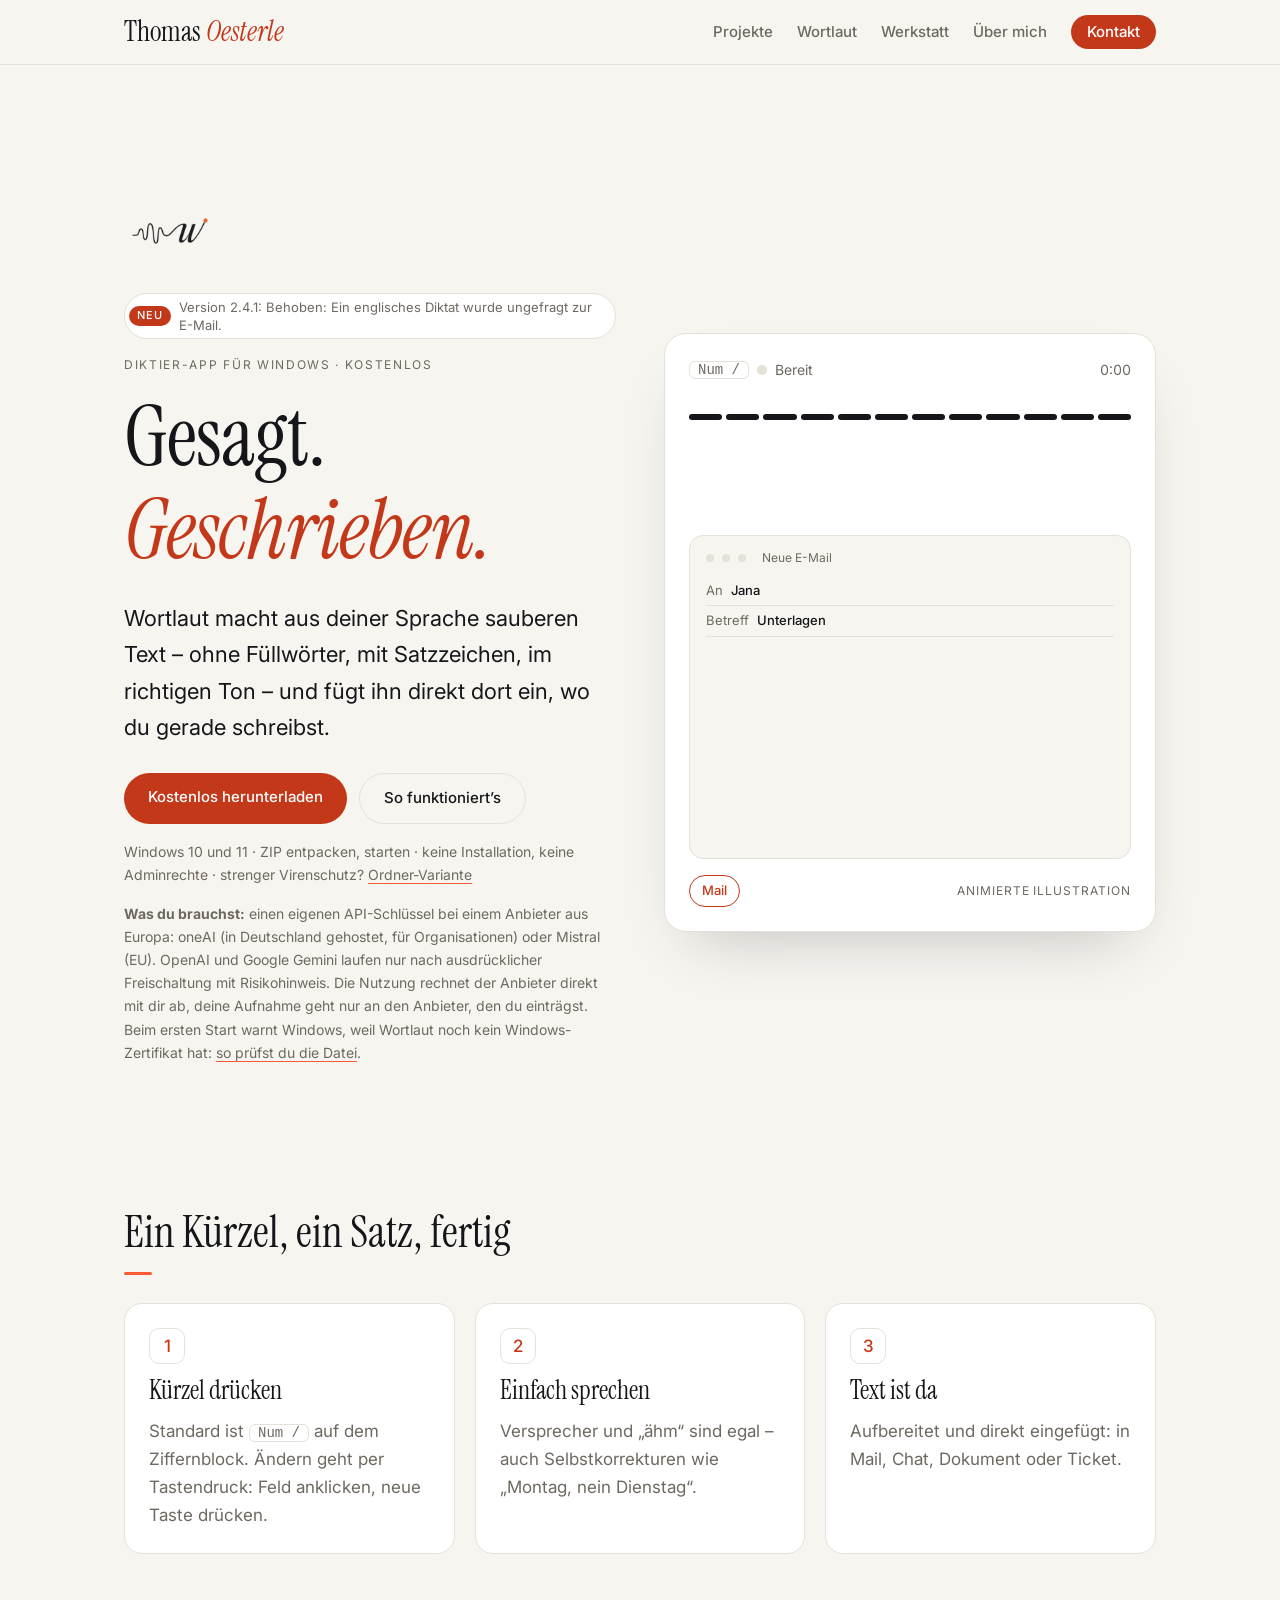
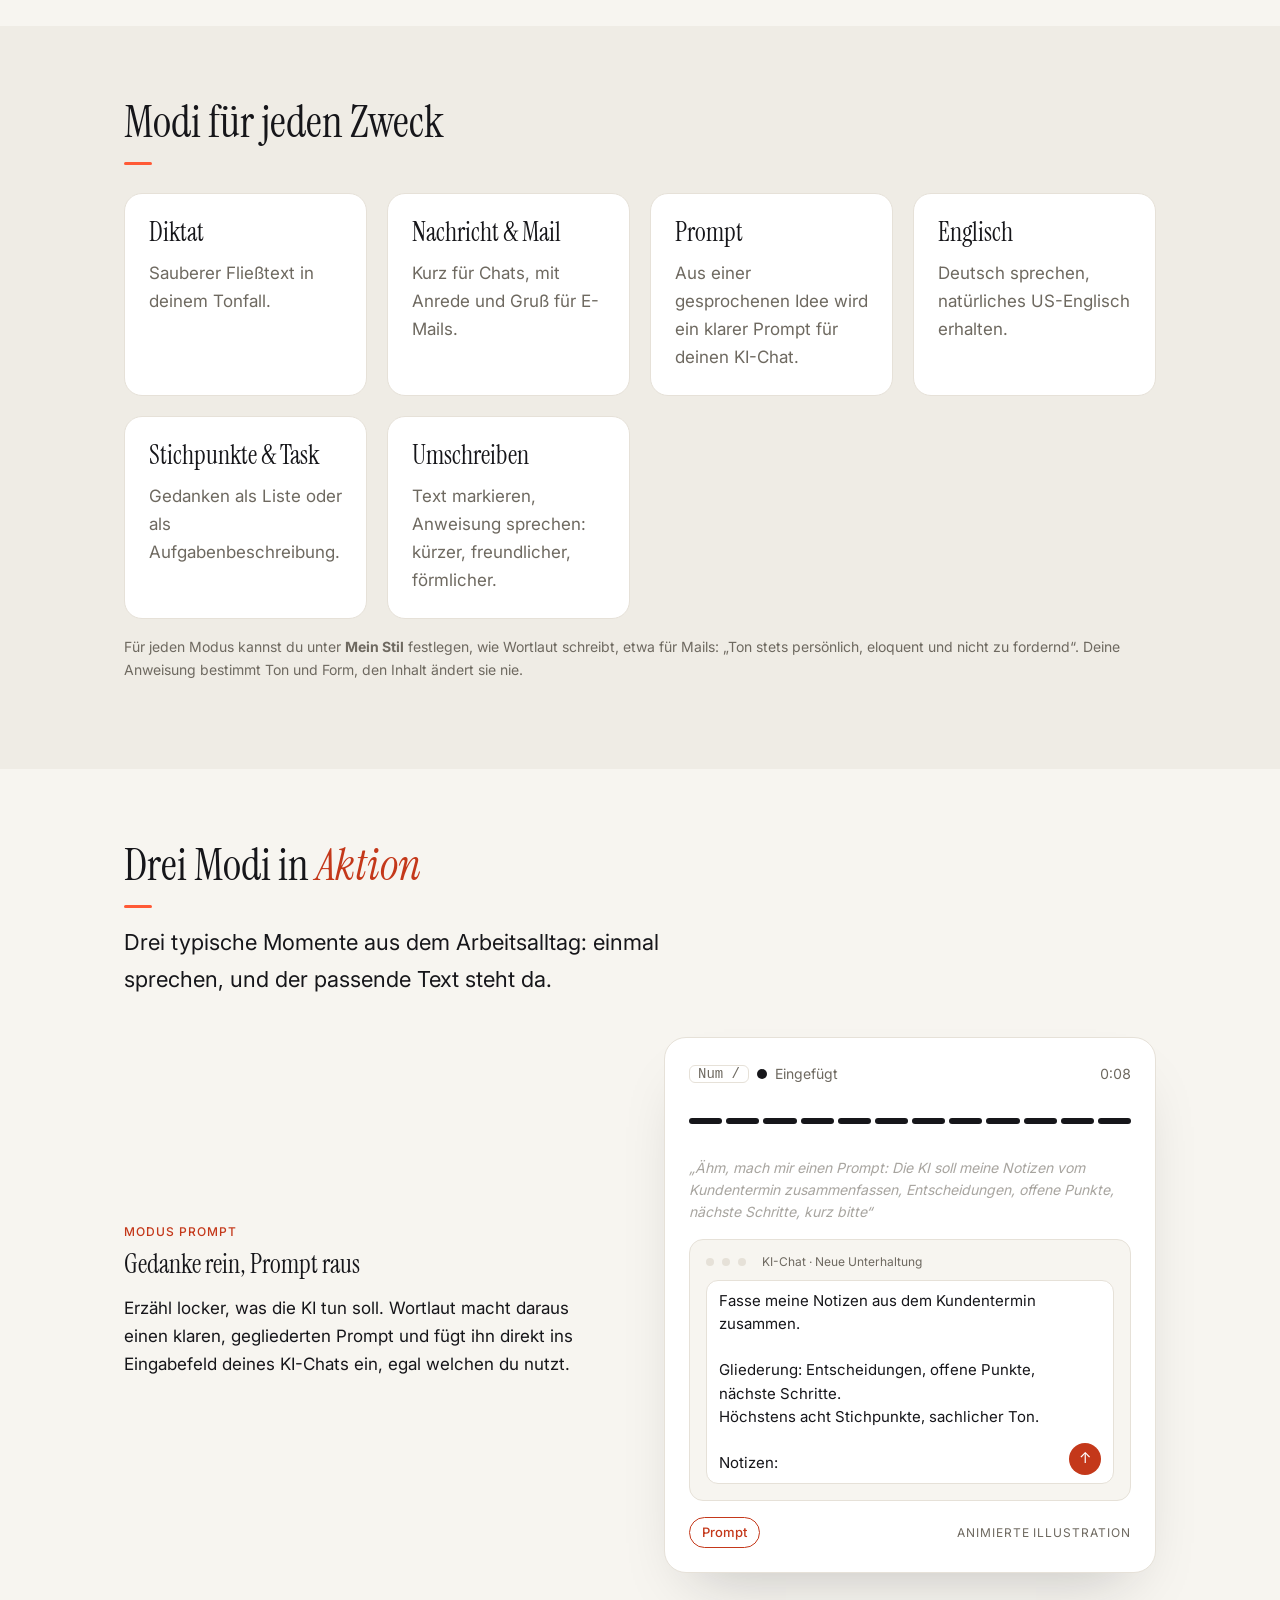
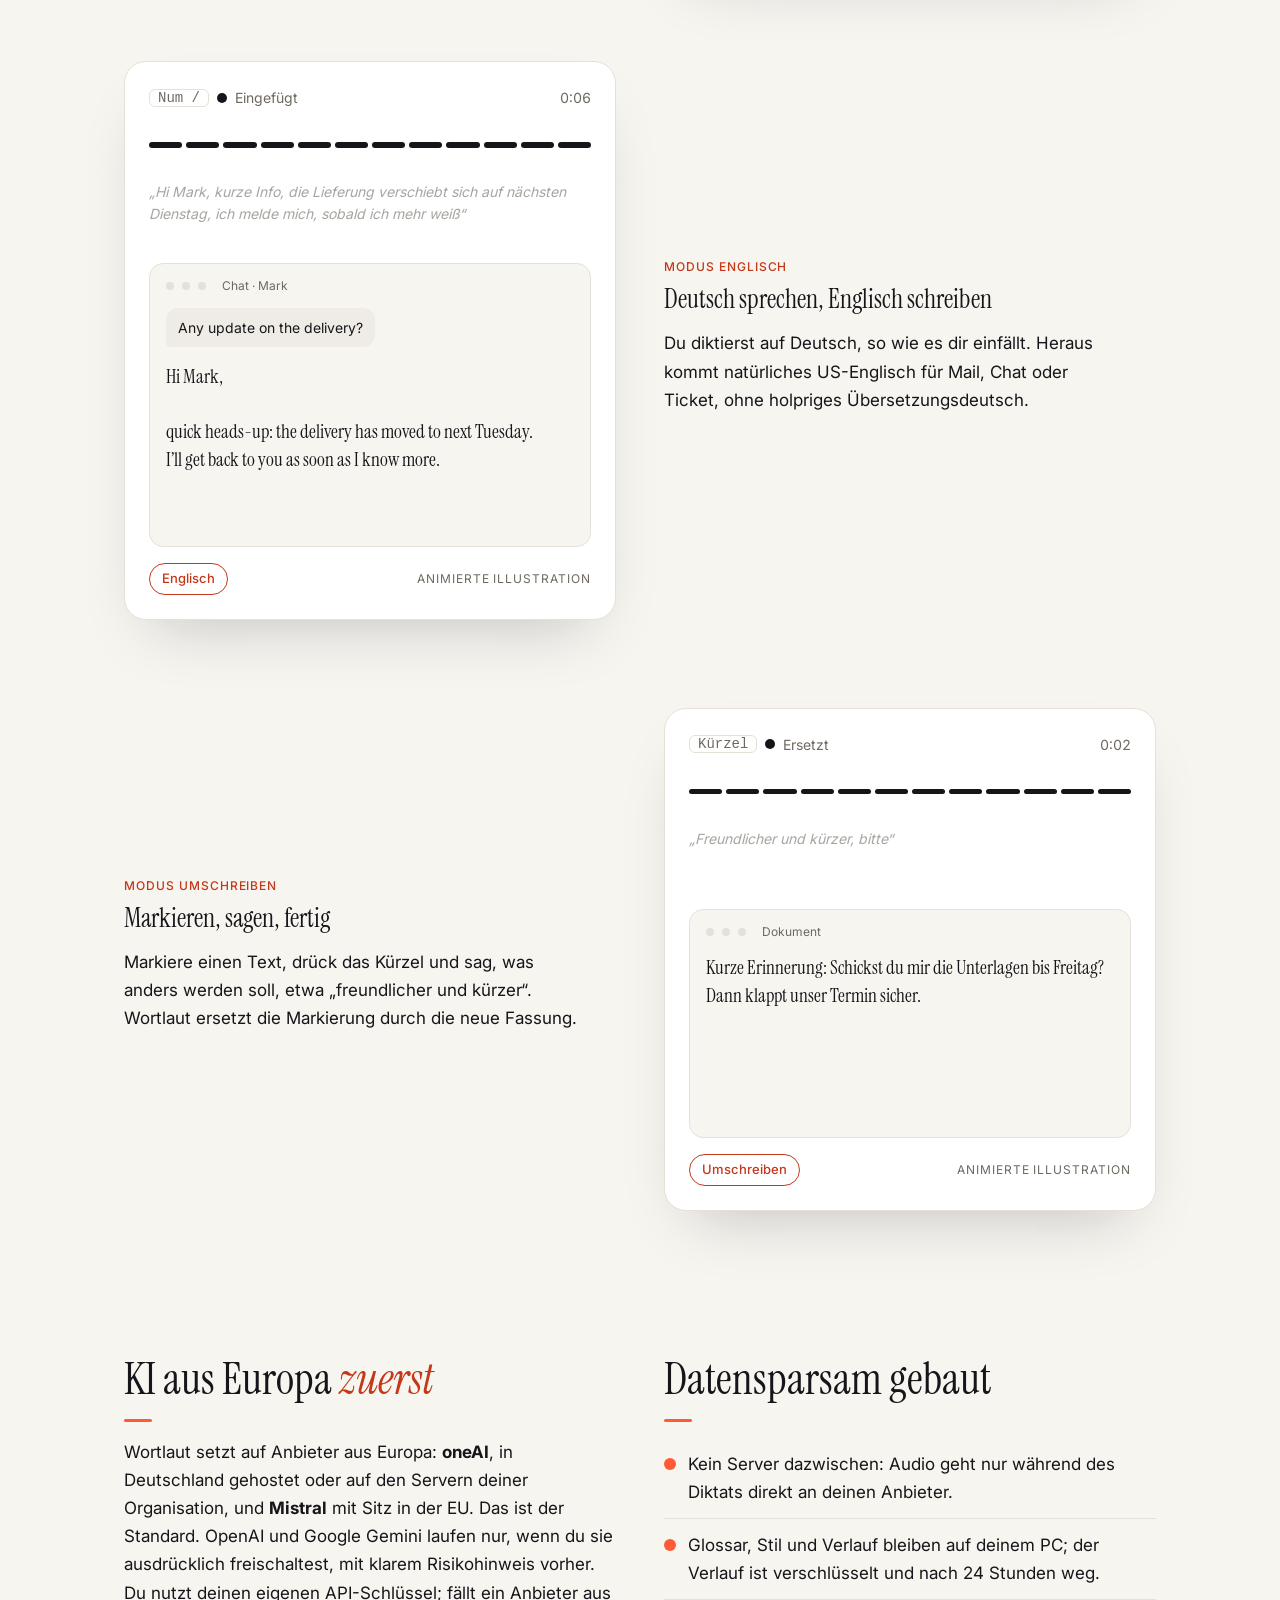
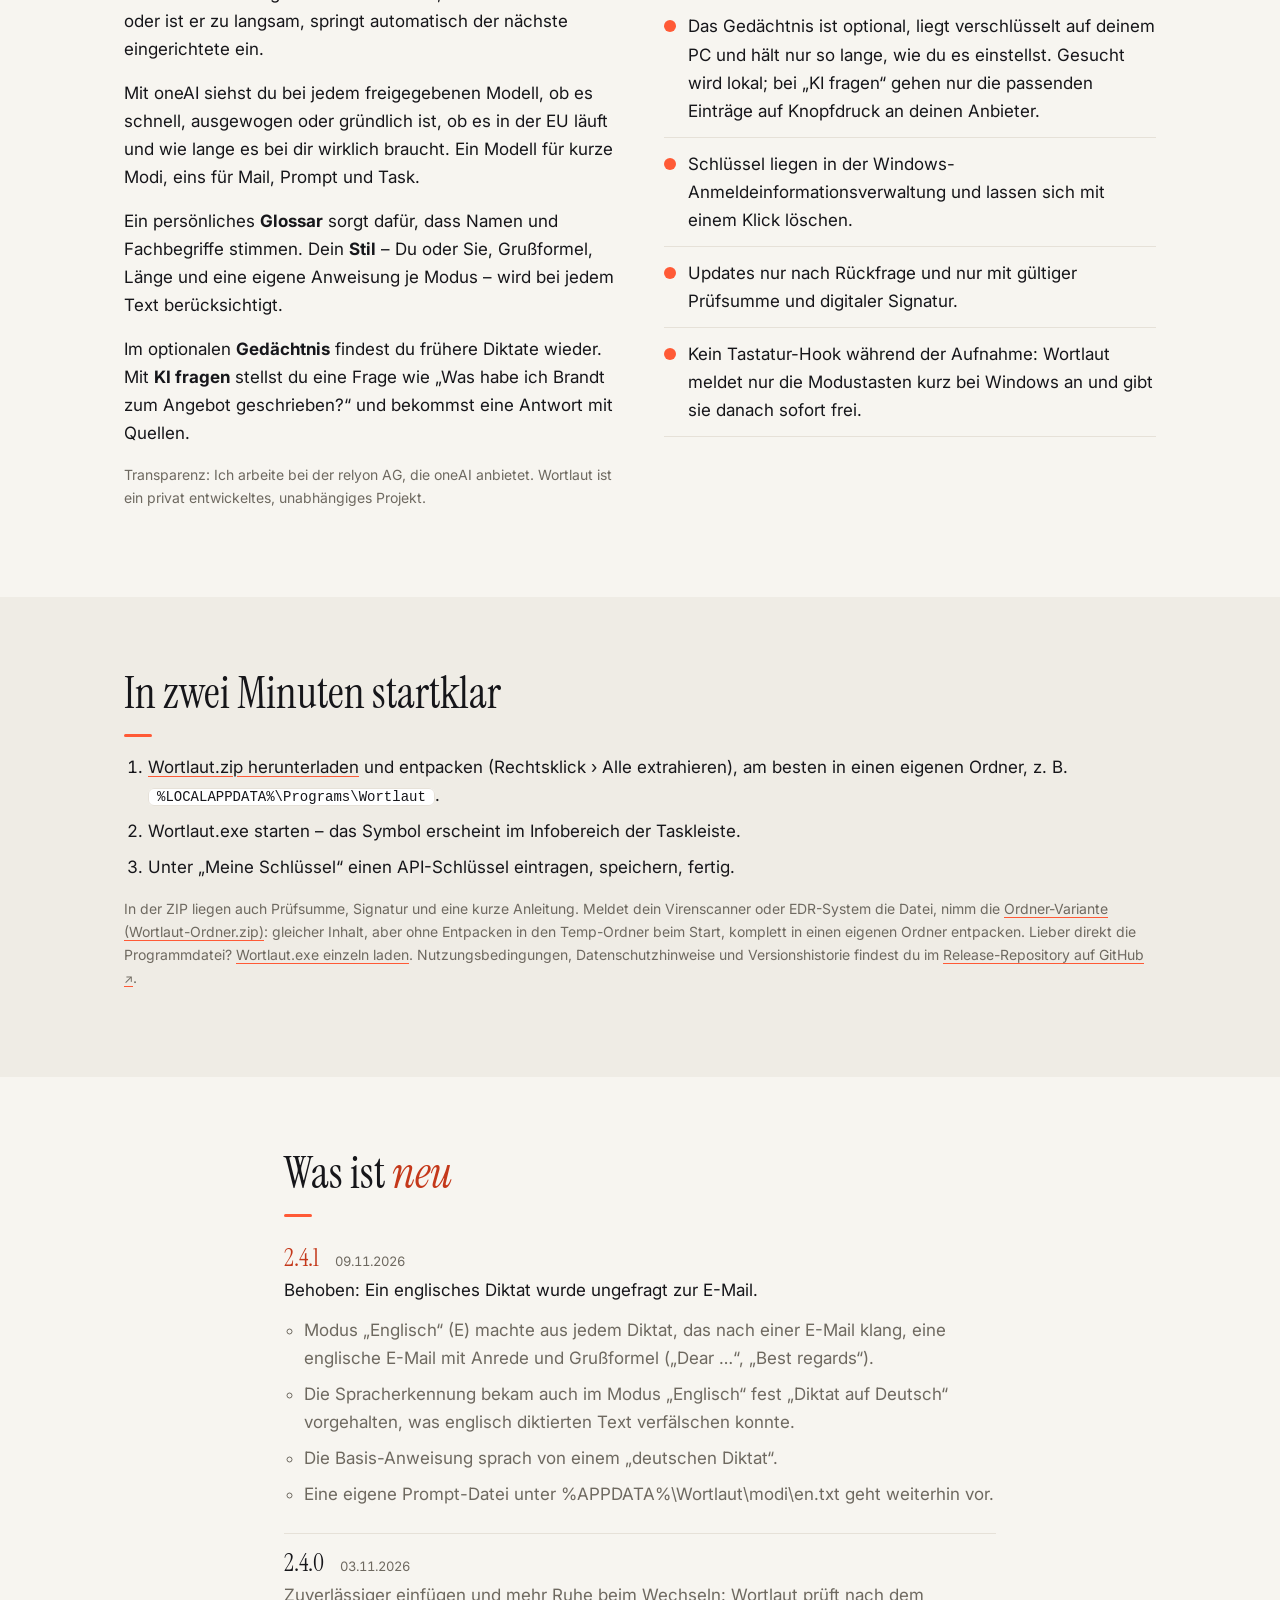
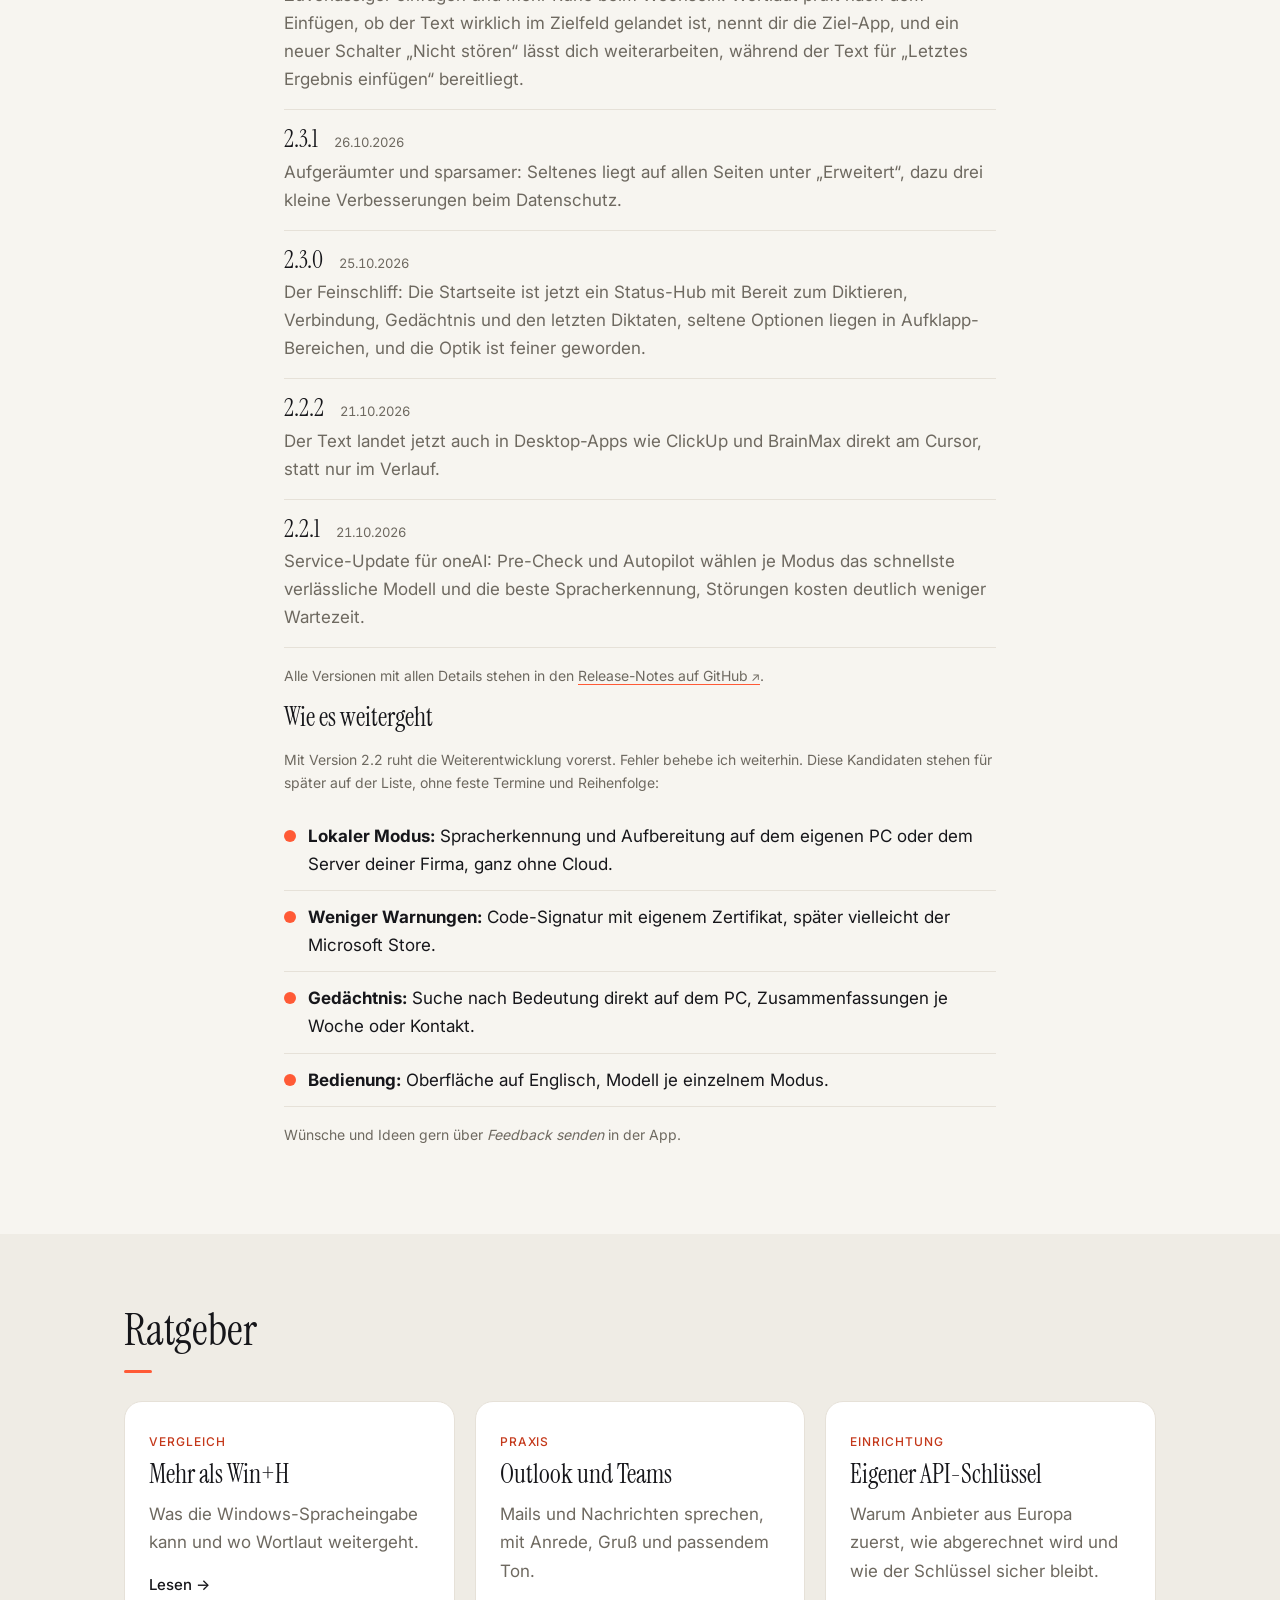
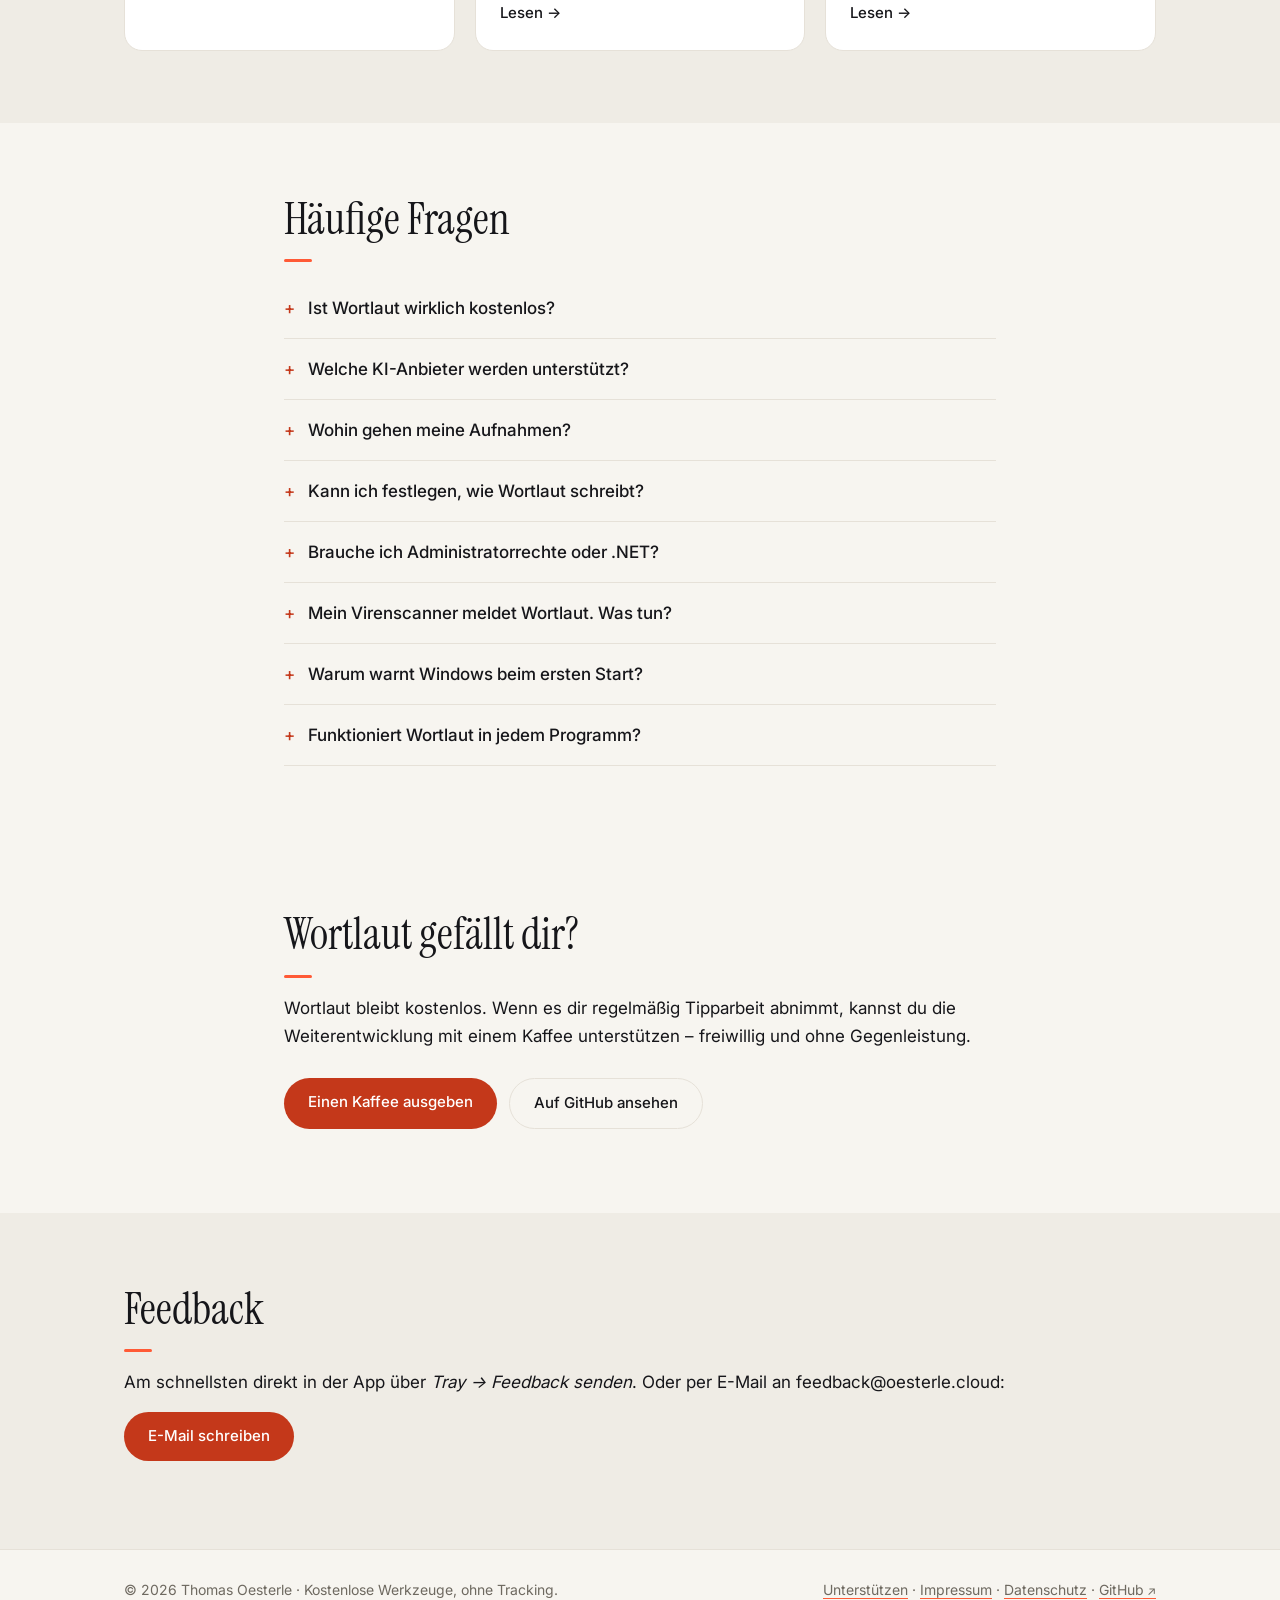
<file: wortlaut/index.html>
<!doctype html>
<html lang="de">
<head>
<meta charset="utf-8">
<meta name="viewport" content="width=device-width, initial-scale=1">
<title>Wortlaut – kostenlose Diktier-App mit KI für Windows</title>
<meta name="description" content="Wortlaut macht aus Sprache sauberen Text und fügt ihn in jedes Programm ein. Kostenlos für Windows, mit KI aus Europa zuerst: oneAI aus Deutschland oder Mistral aus der EU.">
<link rel="canonical" href="https://oesterle.cloud/wortlaut/">
<meta http-equiv="Content-Security-Policy" content="default-src 'self'; img-src 'self' data:; style-src 'self'; script-src 'self'; font-src 'self'; connect-src 'self'; base-uri 'self'; form-action 'none'">
<meta name="referrer" content="strict-origin-when-cross-origin">
<meta name="theme-color" content="#F7F5F0">
<meta property="og:type" content="website">
<meta property="og:locale" content="de_DE">
<meta property="og:site_name" content="Thomas Oesterle">
<meta property="og:title" content="Wortlaut – kostenlose Diktier-App mit KI für Windows">
<meta property="og:description" content="Wortlaut macht aus Sprache sauberen Text und fügt ihn in jedes Programm ein. Kostenlos für Windows, mit KI aus Europa zuerst: oneAI aus Deutschland oder Mistral aus der EU.">
<meta property="og:url" content="https://oesterle.cloud/wortlaut/">
<meta property="og:image" content="https://oesterle.cloud/assets/og-wortlaut.png">
<meta name="twitter:card" content="summary_large_image">
<link rel="icon" href="/assets/wortlaut-icon-32.png" type="image/png">
<link rel="apple-touch-icon" href="/assets/wortlaut-icon-180.png">
<link rel="stylesheet" href="/assets/site.css">
<script src="/assets/site.js" defer></script>
<script type="application/ld+json">[{"@context": "https://schema.org", "@type": "SoftwareApplication", "name": "Wortlaut", "applicationCategory": "BusinessApplication", "image": "https://oesterle.cloud/assets/wortlaut-logo-512.png", "operatingSystem": "Windows 10, Windows 11", "softwareVersion": "2.4.1", "releaseNotes": "https://oesterle.cloud/wortlaut/#neu", "description": "Diktier-App für Windows: Sprache wird per KI zu sauberem Text und direkt in das aktive Programm eingefügt.", "url": "https://oesterle.cloud/wortlaut/", "downloadUrl": "https://github.com/tho3mes/wortlaut-releases/releases/latest/download/Wortlaut.zip", "sameAs": ["https://github.com/tho3mes/wortlaut-releases"], "isAccessibleForFree": true, "offers": {"@type": "Offer", "price": "0", "priceCurrency": "EUR"}, "author": {"@type": "Person", "name": "Thomas Oesterle", "url": "https://oesterle.cloud"}, "inLanguage": "de"}, {"@context": "https://schema.org", "@type": "FAQPage", "mainEntity": [{"@type": "Question", "name": "Ist Wortlaut wirklich kostenlos?", "acceptedAnswer": {"@type": "Answer", "text": "Ja. Wortlaut selbst kostet nichts. Für die Spracherkennung brauchst du einen eigenen API-Schlüssel bei einem KI-Anbieter; dessen Nutzung rechnet der Anbieter direkt mit dir ab."}}, {"@type": "Question", "name": "Welche KI-Anbieter werden unterstützt?", "acceptedAnswer": {"@type": "Answer", "text": "Standard sind Anbieter aus Europa: oneAI, in Deutschland gehostet, für Organisationen, und Mistral mit Sitz in der EU, jeweils für Spracherkennung und Text. OpenAI und Google Gemini laufen nur nach ausdrücklicher Freischaltung mit klarem Risikohinweis. Fällt ein Anbieter aus, übernimmt automatisch der nächste eingerichtete."}}, {"@type": "Question", "name": "Wohin gehen meine Aufnahmen?", "acceptedAnswer": {"@type": "Answer", "text": "Nur während des Diktats und direkt von deinem PC an den Anbieter, den du selbst eingerichtet hast. Es gibt keinen Server dazwischen. Glossar, Stil, Verlauf und das optionale Gedächtnis bleiben auf deinem PC. Fragst du das Gedächtnis mit „KI fragen“, gehen nur die passenden Einträge auf Knopfdruck an deinen Anbieter."}}, {"@type": "Question", "name": "Kann ich festlegen, wie Wortlaut schreibt?", "acceptedAnswer": {"@type": "Answer", "text": "Ja. Unter Mein Stil wählst du Du oder Sie, Länge und Grußformel und schreibst für jeden Modus eine eigene Anweisung, etwa für Mails: Ton stets persönlich, eloquent und nicht zu fordernd. Die Anweisung bestimmt Ton und Form, den Inhalt ändert sie nie."}}, {"@type": "Question", "name": "Brauche ich Administratorrechte oder .NET?", "acceptedAnswer": {"@type": "Answer", "text": "Nein. Wortlaut bringt seine Laufzeit mit. Du entpackst die ZIP und startest Wortlaut.exe, ohne Installation und ohne Adminrechte."}}, {"@type": "Question", "name": "Mein Virenscanner meldet Wortlaut. Was tun?", "acceptedAnswer": {"@type": "Answer", "text": "Nimm die Ordner-Variante Wortlaut-Ordner.zip: gleicher Inhalt, aber ohne Entpacken in den Temp-Ordner beim Start. Während der Aufnahme nutzt Wortlaut keinen Tastatur-Hook mehr. Jede Version hat einen VirusTotal-Bericht in den Release-Notes sowie Prüfsumme und digitale Signatur."}}, {"@type": "Question", "name": "Warum warnt Windows beim ersten Start?", "acceptedAnswer": {"@type": "Answer", "text": "Wortlaut hat noch kein kostenpflichtiges Windows-Codesignaturzertifikat. Prüfe die veröffentlichte SHA-256-Prüfsumme und wähle dann „Weitere Informationen → Trotzdem ausführen“. Updates prüft Wortlaut selbst per Prüfsumme und digitaler Signatur."}}, {"@type": "Question", "name": "Funktioniert Wortlaut in jedem Programm?", "acceptedAnswer": {"@type": "Answer", "text": "In fast allen: E-Mail, Teams, Slack, Browser, Office, Ticketsysteme und KI-Chats. Der Text wird dort eingefügt, wo dein Cursor steht."}}]}]</script>
</head>
<body>
<a class="skip" href="#inhalt">Zum Inhalt springen</a>
<header class="kopf">
  <div class="rahmen kopf-innen">
    <a class="marke" href="/">Thomas <em>Oesterle</em></a>
    <nav aria-label="Hauptnavigation">
      <a href="/#projekte">Projekte</a>
      <a href="/wortlaut/">Wortlaut</a>
      <a href="/#werkstatt">Werkstatt</a>
      <a href="/#ueber">Über mich</a>
      <a href="/#kontakt">Kontakt</a>
    </nav>
  </div>
</header>
<main id="inhalt">

<section class="held">
  <div class="rahmen zwei mitte">
    <div>
      <picture><source srcset="/assets/wortlaut-logo-hell-256.png" media="(prefers-color-scheme: dark)"><img class="produktlogo" src="/assets/wortlaut-logo-256.png" alt="Wortlaut-Logo" width="92" height="92"></picture>
      <!-- neu:hinweis:start -->
      <p class="neu-hinweis"><a href="#neu"><span class="neu-marke">Neu</span>Version 2.4.1: Behoben: Ein englisches Diktat wurde ungefragt zur E-Mail.</a></p>
      <!-- neu:hinweis:end -->
      <p class="vorzeile">Diktier-App für Windows · kostenlos</p>
      <h1>Gesagt. <em>Geschrieben.</em></h1>
      <p class="einleitung">Wortlaut macht aus deiner Sprache sauberen Text – ohne Füllwörter, mit Satzzeichen, im richtigen Ton – und fügt ihn direkt dort ein, wo du gerade schreibst.</p>
      <p class="aktionen"><a class="knopf" href="https://github.com/tho3mes/wortlaut-releases/releases/latest/download/Wortlaut.zip">Kostenlos herunterladen</a> <a class="knopf zweit" href="#funktionen">So funktioniert’s</a></p>
      <p class="leise">Windows 10 und 11 · ZIP entpacken, starten · keine Installation, keine Adminrechte · strenger Virenschutz? <a href="https://github.com/tho3mes/wortlaut-releases/releases/latest/download/Wortlaut-Ordner.zip">Ordner-Variante</a></p>
      <p class="leise"><strong>Was du brauchst:</strong> einen eigenen API-Schlüssel bei einem Anbieter aus Europa: oneAI (in Deutschland gehostet, für Organisationen) oder Mistral (EU). OpenAI und Google Gemini laufen nur nach ausdrücklicher Freischaltung mit Risikohinweis. Die Nutzung rechnet der Anbieter direkt mit dir ab, deine Aufnahme geht nur an den Anbieter, den du einträgst. Beim ersten Start warnt Windows, weil Wortlaut noch kein Windows-Zertifikat hat: <a href="#start">so prüfst du die Datei</a>.</p>
    </div>
    <div class="vorschau szene" aria-hidden="true" data-szene data-zustand="fertig">
      <div class="szene-leiste"><kbd data-taste>Num /</kbd><span class="punkt"></span><span data-status>Eingefügt</span><span class="zeit" data-zeit>0:07</span></div>
      <div class="pegel"><i></i><i></i><i></i><i></i><i></i><i></i><i></i><i></i><i></i><i></i><i></i><i></i></div>
      <p class="szene-gesprochen weg" data-gesprochen>„Ähm, hallo Jana, ich schick dir die Unterlagen bis Montag, nein, Donnerstag. Viele Grüße, Thomas“</p>
      <div class="szene-fenster">
        <div class="szene-kopf"><i></i><i></i><i></i><span>Neue E-Mail</span></div>
        <div class="szene-feld">An <b data-an>Jana</b></div>
        <div class="szene-feld">Betreff <b data-betreff>Unterlagen</b></div>
        <p class="szene-text" data-text>Hallo Jana,<br><br>ich schicke dir die Unterlagen bis Donnerstag.<br><br>Viele Grüße<br>Thomas</p>
      </div>
      <div class="szene-fuss"><span class="szene-modus">Mail</span><span class="szene-hinweis">Animierte Illustration</span></div>
    </div>
  </div>
</section>

<section id="funktionen" class="abschnitt">
  <div class="rahmen">
    <h2>Ein Kürzel, ein Satz, fertig</h2>
    <div class="raster drei">
      <div class="karte"><span class="nr">1</span><h3>Kürzel drücken</h3><p>Standard ist <kbd>Num /</kbd> auf dem Ziffernblock. Ändern geht per Tastendruck: Feld anklicken, neue Taste drücken.</p></div>
      <div class="karte"><span class="nr">2</span><h3>Einfach sprechen</h3><p>Versprecher und „ähm“ sind egal – auch Selbstkorrekturen wie „Montag, nein Dienstag“.</p></div>
      <div class="karte"><span class="nr">3</span><h3>Text ist da</h3><p>Aufbereitet und direkt eingefügt: in Mail, Chat, Dokument oder Ticket.</p></div>
    </div>
  </div>
</section>

<section class="abschnitt sanft">
  <div class="rahmen">
    <h2>Modi für jeden Zweck</h2>
    <div class="raster drei">
      <div class="karte"><h3>Diktat</h3><p>Sauberer Fließtext in deinem Tonfall.</p></div>
      <div class="karte"><h3>Nachricht &amp; Mail</h3><p>Kurz für Chats, mit Anrede und Gruß für E-Mails.</p></div>
      <div class="karte"><h3>Prompt</h3><p>Aus einer gesprochenen Idee wird ein klarer Prompt für deinen KI-Chat.</p></div>
      <div class="karte"><h3>Englisch</h3><p>Deutsch sprechen, natürliches US-Englisch erhalten.</p></div>
      <div class="karte"><h3>Stichpunkte &amp; Task</h3><p>Gedanken als Liste oder als Aufgabenbeschreibung.</p></div>
      <div class="karte"><h3>Umschreiben</h3><p>Text markieren, Anweisung sprechen: kürzer, freundlicher, förmlicher.</p></div>
    </div>
    <p class="leise">Für jeden Modus kannst du unter <strong>Mein Stil</strong> festlegen, wie Wortlaut schreibt, etwa für Mails: „Ton stets persönlich, eloquent und nicht zu fordernd“. Deine Anweisung bestimmt Ton und Form, den Inhalt ändert sie nie.</p>
  </div>
</section>

<section id="beispiele" class="abschnitt">
  <div class="rahmen">
    <h2>Drei Modi in <em>Aktion</em></h2>
    <p class="einleitung">Drei typische Momente aus dem Arbeitsalltag: einmal sprechen, und der passende Text steht da.</p>

    <div class="reihe zwei mitte">
      <div>
        <span class="etikett">Modus Prompt</span>
        <h3>Gedanke rein, Prompt raus</h3>
        <p>Erzähl locker, was die KI tun soll. Wortlaut macht daraus einen klaren, gegliederten Prompt und fügt ihn direkt ins Eingabefeld deines KI-Chats ein, egal welchen du nutzt.</p>
      </div>
      <div class="vorschau szene" aria-hidden="true" data-szene="prompt" data-zustand="fertig">
        <div class="szene-leiste"><kbd data-taste>Num /</kbd><span class="punkt"></span><span data-status>Eingefügt</span><span class="zeit" data-zeit>0:08</span></div>
        <div class="pegel"><i></i><i></i><i></i><i></i><i></i><i></i><i></i><i></i><i></i><i></i><i></i><i></i></div>
        <p class="szene-gesprochen weg" data-gesprochen>„Ähm, mach mir einen Prompt: Die KI soll meine Notizen vom Kundentermin zusammenfassen, Entscheidungen, offene Punkte, nächste Schritte, kurz bitte“</p>
        <div class="szene-fenster">
          <div class="szene-kopf"><i></i><i></i><i></i><span>KI-Chat · Neue Unterhaltung</span></div>
          <div class="szene-eingabe"><p class="szene-text klein" data-text>Fasse meine Notizen aus dem Kundentermin zusammen.<br><br>Gliederung: Entscheidungen, offene Punkte, nächste Schritte.<br>Höchstens acht Stichpunkte, sachlicher Ton.<br><br>Notizen:</p><span class="szene-senden">↑</span></div>
        </div>
        <div class="szene-fuss"><span class="szene-modus">Prompt</span><span class="szene-hinweis">Animierte Illustration</span></div>
      </div>
    </div>

    <div class="reihe zwei mitte umgekehrt">
      <div>
        <span class="etikett">Modus Englisch</span>
        <h3>Deutsch sprechen, Englisch schreiben</h3>
        <p>Du diktierst auf Deutsch, so wie es dir einfällt. Heraus kommt natürliches US-Englisch für Mail, Chat oder Ticket, ohne holpriges Übersetzungsdeutsch.</p>
      </div>
      <div class="vorschau szene" aria-hidden="true" data-szene="englisch" data-zustand="fertig">
        <div class="szene-leiste"><kbd data-taste>Num /</kbd><span class="punkt"></span><span data-status>Eingefügt</span><span class="zeit" data-zeit>0:06</span></div>
        <div class="pegel"><i></i><i></i><i></i><i></i><i></i><i></i><i></i><i></i><i></i><i></i><i></i><i></i></div>
        <p class="szene-gesprochen weg" data-gesprochen>„Hi Mark, kurze Info, die Lieferung verschiebt sich auf nächsten Dienstag, ich melde mich, sobald ich mehr weiß“</p>
        <div class="szene-fenster">
          <div class="szene-kopf"><i></i><i></i><i></i><span>Chat · Mark</span></div>
          <div class="szene-blase">Any update on the delivery?</div>
          <p class="szene-text kurz" data-text>Hi Mark,<br><br>quick heads-up: the delivery has moved to next Tuesday.<br>I’ll get back to you as soon as I know more.</p>
        </div>
        <div class="szene-fuss"><span class="szene-modus">Englisch</span><span class="szene-hinweis">Animierte Illustration</span></div>
      </div>
    </div>

    <div class="reihe zwei mitte">
      <div>
        <span class="etikett">Modus Umschreiben</span>
        <h3>Markieren, sagen, fertig</h3>
        <p>Markiere einen Text, drück das Kürzel und sag, was anders werden soll, etwa „freundlicher und kürzer“. Wortlaut ersetzt die Markierung durch die neue Fassung.</p>
      </div>
      <div class="vorschau szene" aria-hidden="true" data-szene="umschreiben" data-zustand="fertig">
        <div class="szene-leiste"><kbd data-taste>Kürzel</kbd><span class="punkt"></span><span data-status>Ersetzt</span><span class="zeit" data-zeit>0:02</span></div>
        <div class="pegel"><i></i><i></i><i></i><i></i><i></i><i></i><i></i><i></i><i></i><i></i><i></i><i></i></div>
        <p class="szene-gesprochen weg" data-gesprochen>„Freundlicher und kürzer, bitte“</p>
        <div class="szene-fenster">
          <div class="szene-kopf"><i></i><i></i><i></i><span>Dokument</span></div>
          <p class="szene-text kurz" data-text>Kurze Erinnerung: Schickst du mir die Unterlagen bis Freitag? Dann klappt unser Termin sicher.</p>
        </div>
        <div class="szene-fuss"><span class="szene-modus">Umschreiben</span><span class="szene-hinweis">Animierte Illustration</span></div>
      </div>
    </div>
  </div>
</section>

<section class="abschnitt">
  <div class="rahmen zwei">
    <div>
      <h2>KI aus Europa <em>zuerst</em></h2>
      <p>Wortlaut setzt auf Anbieter aus Europa: <strong>oneAI</strong>, in Deutschland gehostet oder auf den Servern deiner Organisation, und <strong>Mistral</strong> mit Sitz in der EU. Das ist der Standard. OpenAI und Google Gemini laufen nur, wenn du sie ausdrücklich freischaltest, mit klarem Risikohinweis vorher. Du nutzt deinen eigenen API-Schlüssel; fällt ein Anbieter aus oder ist er zu langsam, springt automatisch der nächste eingerichtete ein.</p>
      <p>Mit oneAI siehst du bei jedem freigegebenen Modell, ob es schnell, ausgewogen oder gründlich ist, ob es in der EU läuft und wie lange es bei dir wirklich braucht. Ein Modell für kurze Modi, eins für Mail, Prompt und Task.</p>
      <p>Ein persönliches <strong>Glossar</strong> sorgt dafür, dass Namen und Fachbegriffe stimmen. Dein <strong>Stil</strong> – Du oder Sie, Grußformel, Länge und eine eigene Anweisung je Modus – wird bei jedem Text berücksichtigt.</p>
      <p>Im optionalen <strong>Gedächtnis</strong> findest du frühere Diktate wieder. Mit <strong>KI fragen</strong> stellst du eine Frage wie „Was habe ich Brandt zum Angebot geschrieben?“ und bekommst eine Antwort mit Quellen.</p>
      <p class="leise">Transparenz: Ich arbeite bei der relyon AG, die oneAI anbietet. Wortlaut ist ein privat entwickeltes, unabhängiges Projekt.</p>
    </div>
    <div>
      <h2>Datensparsam gebaut</h2>
      <ul class="punkte">
        <li>Kein Server dazwischen: Audio geht nur während des Diktats direkt an deinen Anbieter.</li>
        <li>Glossar, Stil und Verlauf bleiben auf deinem PC; der Verlauf ist verschlüsselt und nach 24 Stunden weg.</li>
        <li>Das Gedächtnis ist optional, liegt verschlüsselt auf deinem PC und hält nur so lange, wie du es einstellst. Gesucht wird lokal; bei „KI fragen“ gehen nur die passenden Einträge auf Knopfdruck an deinen Anbieter.</li>
        <li>Schlüssel liegen in der Windows-Anmeldeinformationsverwaltung und lassen sich mit einem Klick löschen.</li>
        <li>Updates nur nach Rückfrage und nur mit gültiger Prüfsumme und digitaler Signatur.</li>
        <li>Kein Tastatur-Hook während der Aufnahme: Wortlaut meldet nur die Modustasten kurz bei Windows an und gibt sie danach sofort frei.</li>
      </ul>
    </div>
  </div>
</section>

<!-- Werbefläche (vorbereitet, inaktiv): erst nach Einwilligungsbanner und AdSense-Freigabe einbauen, siehe README.md -->

<section id="start" class="abschnitt sanft">
  <div class="rahmen">
    <h2>In zwei Minuten startklar</h2>
    <ol class="schritte">
      <li><a href="https://github.com/tho3mes/wortlaut-releases/releases/latest/download/Wortlaut.zip">Wortlaut.zip herunterladen</a> und entpacken (Rechtsklick › Alle extrahieren), am besten in einen eigenen Ordner, z. B. <code>%LOCALAPPDATA%\Programs\Wortlaut</code>.</li>
      <li>Wortlaut.exe starten – das Symbol erscheint im Infobereich der Taskleiste.</li>
      <li>Unter „Meine Schlüssel“ einen API-Schlüssel eintragen, speichern, fertig.</li>
    </ol>
    <p class="leise">In der ZIP liegen auch Prüfsumme, Signatur und eine kurze Anleitung. Meldet dein Virenscanner oder EDR-System die Datei, nimm die <a href="https://github.com/tho3mes/wortlaut-releases/releases/latest/download/Wortlaut-Ordner.zip">Ordner-Variante (Wortlaut-Ordner.zip)</a>: gleicher Inhalt, aber ohne Entpacken in den Temp-Ordner beim Start, komplett in einen eigenen Ordner entpacken. Lieber direkt die Programmdatei? <a href="https://github.com/tho3mes/wortlaut-releases/releases/latest/download/Wortlaut.exe">Wortlaut.exe einzeln laden</a>. Nutzungsbedingungen, Datenschutzhinweise und Versionshistorie findest du im <a href="https://github.com/tho3mes/wortlaut-releases" target="_blank" rel="noopener noreferrer">Release-Repository auf GitHub</a>.</p>
  </div>
</section>

<section id="neu" class="abschnitt">
  <div class="rahmen schmal">
    <h2>Was ist <em>neu</em></h2>
    <!-- neu:liste:start -->
    <ol class="versionen">
      <li class="aktuell" data-version="2.4.1" data-datum="2026-11-09">
        <p class="version-kopf"><b>2.4.1</b><span>09.11.2026</span></p>
        <p class="version-kurz">Behoben: Ein englisches Diktat wurde ungefragt zur E-Mail.</p>
        <ul class="version-punkte">
          <li>Modus „Englisch“ (E) machte aus jedem Diktat, das nach einer E-Mail klang, eine englische E-Mail mit Anrede und Grußformel („Dear …“, „Best regards“).</li>
          <li>Die Spracherkennung bekam auch im Modus „Englisch“ fest „Diktat auf Deutsch“ vorgehalten, was englisch diktierten Text verfälschen konnte.</li>
          <li>Die Basis-Anweisung sprach von einem „deutschen Diktat“.</li>
          <li>Eine eigene Prompt-Datei unter %APPDATA%\Wortlaut\modi\en.txt geht weiterhin vor.</li>
        </ul>
      </li>
      <li data-version="2.4.0" data-datum="2026-11-03">
        <p class="version-kopf"><b>2.4.0</b><span>03.11.2026</span></p>
        <p class="version-kurz">Zuverlässiger einfügen und mehr Ruhe beim Wechseln: Wortlaut prüft nach dem Einfügen, ob der Text wirklich im Zielfeld gelandet ist, nennt dir die Ziel-App, und ein neuer Schalter „Nicht stören“ lässt dich weiterarbeiten, während der Text für „Letztes Ergebnis einfügen“ bereitliegt.</p>
      </li>
      <li data-version="2.3.1" data-datum="2026-10-26">
        <p class="version-kopf"><b>2.3.1</b><span>26.10.2026</span></p>
        <p class="version-kurz">Aufgeräumter und sparsamer: Seltenes liegt auf allen Seiten unter „Erweitert“, dazu drei kleine Verbesserungen beim Datenschutz.</p>
      </li>
      <li data-version="2.3.0" data-datum="2026-10-25">
        <p class="version-kopf"><b>2.3.0</b><span>25.10.2026</span></p>
        <p class="version-kurz">Der Feinschliff: Die Startseite ist jetzt ein Status-Hub mit Bereit zum Diktieren, Verbindung, Gedächtnis und den letzten Diktaten, seltene Optionen liegen in Aufklapp-Bereichen, und die Optik ist feiner geworden.</p>
      </li>
      <li data-version="2.2.2" data-datum="2026-10-21">
        <p class="version-kopf"><b>2.2.2</b><span>21.10.2026</span></p>
        <p class="version-kurz">Der Text landet jetzt auch in Desktop-Apps wie ClickUp und BrainMax direkt am Cursor, statt nur im Verlauf.</p>
      </li>
      <li data-version="2.2.1" data-datum="2026-10-21">
        <p class="version-kopf"><b>2.2.1</b><span>21.10.2026</span></p>
        <p class="version-kurz">Service-Update für oneAI: Pre-Check und Autopilot wählen je Modus das schnellste verlässliche Modell und die beste Spracherkennung, Störungen kosten deutlich weniger Wartezeit.</p>
      </li>
    </ol>
    <!-- neu:liste:end -->
    <p class="leise">Alle Versionen mit allen Details stehen in den <a href="https://github.com/tho3mes/wortlaut-releases/releases" target="_blank" rel="noopener noreferrer">Release-Notes auf GitHub</a>.</p>

    <h3 id="roadmap">Wie es weitergeht</h3>
    <p class="leise">Mit Version 2.2 ruht die Weiterentwicklung vorerst. Fehler behebe ich weiterhin. Diese Kandidaten stehen für später auf der Liste, ohne feste Termine und Reihenfolge:</p>
    <ul class="punkte">
      <li><strong>Lokaler Modus:</strong> Spracherkennung und Aufbereitung auf dem eigenen PC oder dem Server deiner Firma, ganz ohne Cloud.</li>
      <li><strong>Weniger Warnungen:</strong> Code-Signatur mit eigenem Zertifikat, später vielleicht der Microsoft Store.</li>
      <li><strong>Gedächtnis:</strong> Suche nach Bedeutung direkt auf dem PC, Zusammenfassungen je Woche oder Kontakt.</li>
      <li><strong>Bedienung:</strong> Oberfläche auf Englisch, Modell je einzelnem Modus.</li>
    </ul>
    <p class="leise">Wünsche und Ideen gern über <em>Feedback senden</em> in der App.</p>
  </div>
</section>

<section id="ratgeber" class="abschnitt sanft">
  <div class="rahmen">
    <h2>Ratgeber</h2>
    <div class="raster drei">
      <a class="karte" href="/wortlaut/windows-spracheingabe-alternative/"><span class="etikett">Vergleich</span><h3>Mehr als Win+H</h3><p>Was die Windows-Spracheingabe kann und wo Wortlaut weitergeht.</p><span class="mehr">Lesen →</span></a>
      <a class="karte" href="/wortlaut/outlook-teams-diktieren/"><span class="etikett">Praxis</span><h3>Outlook und Teams</h3><p>Mails und Nachrichten sprechen, mit Anrede, Gruß und passendem Ton.</p><span class="mehr">Lesen →</span></a>
      <a class="karte" href="/wortlaut/eigener-api-schluessel/"><span class="etikett">Einrichtung</span><h3>Eigener API-Schlüssel</h3><p>Warum Anbieter aus Europa zuerst, wie abgerechnet wird und wie der Schlüssel sicher bleibt.</p><span class="mehr">Lesen →</span></a>
    </div>
  </div>
</section>

<section class="abschnitt">
  <div class="rahmen schmal">
    <h2>Häufige Fragen</h2>
    <details><summary>Ist Wortlaut wirklich kostenlos?</summary><p>Ja. Wortlaut selbst kostet nichts. Für die Spracherkennung brauchst du einen eigenen API-Schlüssel bei einem KI-Anbieter; dessen Nutzung rechnet der Anbieter direkt mit dir ab.</p></details>
<details><summary>Welche KI-Anbieter werden unterstützt?</summary><p>Standard sind Anbieter aus Europa: oneAI, in Deutschland gehostet, für Organisationen, und Mistral mit Sitz in der EU, jeweils für Spracherkennung und Text. OpenAI und Google Gemini laufen nur nach ausdrücklicher Freischaltung mit klarem Risikohinweis. Fällt ein Anbieter aus, übernimmt automatisch der nächste eingerichtete.</p></details>
<details><summary>Wohin gehen meine Aufnahmen?</summary><p>Nur während des Diktats und direkt von deinem PC an den Anbieter, den du selbst eingerichtet hast. Es gibt keinen Server dazwischen. Glossar, Stil, Verlauf und das optionale Gedächtnis bleiben auf deinem PC. Fragst du das Gedächtnis mit „KI fragen“, gehen nur die passenden Einträge auf Knopfdruck an deinen Anbieter.</p></details>
<details><summary>Kann ich festlegen, wie Wortlaut schreibt?</summary><p>Ja. Unter Mein Stil wählst du Du oder Sie, Länge und Grußformel und schreibst für jeden Modus eine eigene Anweisung, etwa für Mails: Ton stets persönlich, eloquent und nicht zu fordernd. Die Anweisung bestimmt Ton und Form, den Inhalt ändert sie nie.</p></details>
<details><summary>Brauche ich Administratorrechte oder .NET?</summary><p>Nein. Wortlaut bringt seine Laufzeit mit. Du entpackst die ZIP und startest Wortlaut.exe, ohne Installation und ohne Adminrechte.</p></details>
<details><summary>Mein Virenscanner meldet Wortlaut. Was tun?</summary><p>Nimm die <a href="https://github.com/tho3mes/wortlaut-releases/releases/latest/download/Wortlaut-Ordner.zip">Ordner-Variante</a>: gleicher Inhalt, aber ohne Entpacken in den Temp-Ordner beim Start. Während der Aufnahme nutzt Wortlaut keinen Tastatur-Hook mehr. Jede Version hat einen VirusTotal-Bericht in den Release-Notes sowie Prüfsumme und digitale Signatur.</p></details>
<details><summary>Warum warnt Windows beim ersten Start?</summary><p>Wortlaut hat noch kein kostenpflichtiges Windows-Codesignaturzertifikat. Prüfe die veröffentlichte SHA-256-Prüfsumme und wähle dann „Weitere Informationen → Trotzdem ausführen“. Updates prüft Wortlaut selbst per Prüfsumme und digitaler Signatur.</p></details>
<details><summary>Funktioniert Wortlaut in jedem Programm?</summary><p>In fast allen: E-Mail, Teams, Slack, Browser, Office, Ticketsysteme und KI-Chats. Der Text wird dort eingefügt, wo dein Cursor steht.</p></details>
  </div>
</section>

<section class="abschnitt">
  <div class="rahmen schmal">
    <h2>Wortlaut gefällt dir?</h2>
    <p>Wortlaut bleibt kostenlos. Wenn es dir regelmäßig Tipparbeit abnimmt, kannst du die Weiterentwicklung mit einem Kaffee unterstützen – freiwillig und ohne Gegenleistung.</p>
    <p class="aktionen"><a class="knopf" href="https://ko-fi.com/tho3mes" target="_blank" rel="noopener noreferrer">Einen Kaffee ausgeben</a> <a class="knopf zweit" href="https://github.com/tho3mes/wortlaut-releases" target="_blank" rel="noopener noreferrer">Auf GitHub ansehen</a></p>
  </div>
</section>

<section class="abschnitt sanft">
  <div class="rahmen">
    <h2>Feedback</h2>
    <p>Am schnellsten direkt in der App über <em>Tray → Feedback senden</em>. Oder per E-Mail an feedback@oesterle.cloud:</p>
    <p><a class="knopf" data-m="duolc.elretseo@kcabdeef" href="#kontakt">E-Mail schreiben</a><noscript><p class="leise">feedback [at] oesterle [punkt] cloud</p></noscript></p>
  </div>
</section>

</main>
<footer class="fuss">
  <div class="rahmen fuss-innen">
    <p>© <span data-jahr>2026</span> Thomas Oesterle · Kostenlose Werkzeuge, ohne Tracking.</p>
    <p><a href="/#unterstuetzen">Unterstützen</a> · <a href="/impressum/">Impressum</a> · <a href="/datenschutz/">Datenschutz</a> · <a href="https://github.com/tho3mes" target="_blank" rel="noopener noreferrer">GitHub</a></p>
  </div>
</footer>
</body>
</html>
</file>
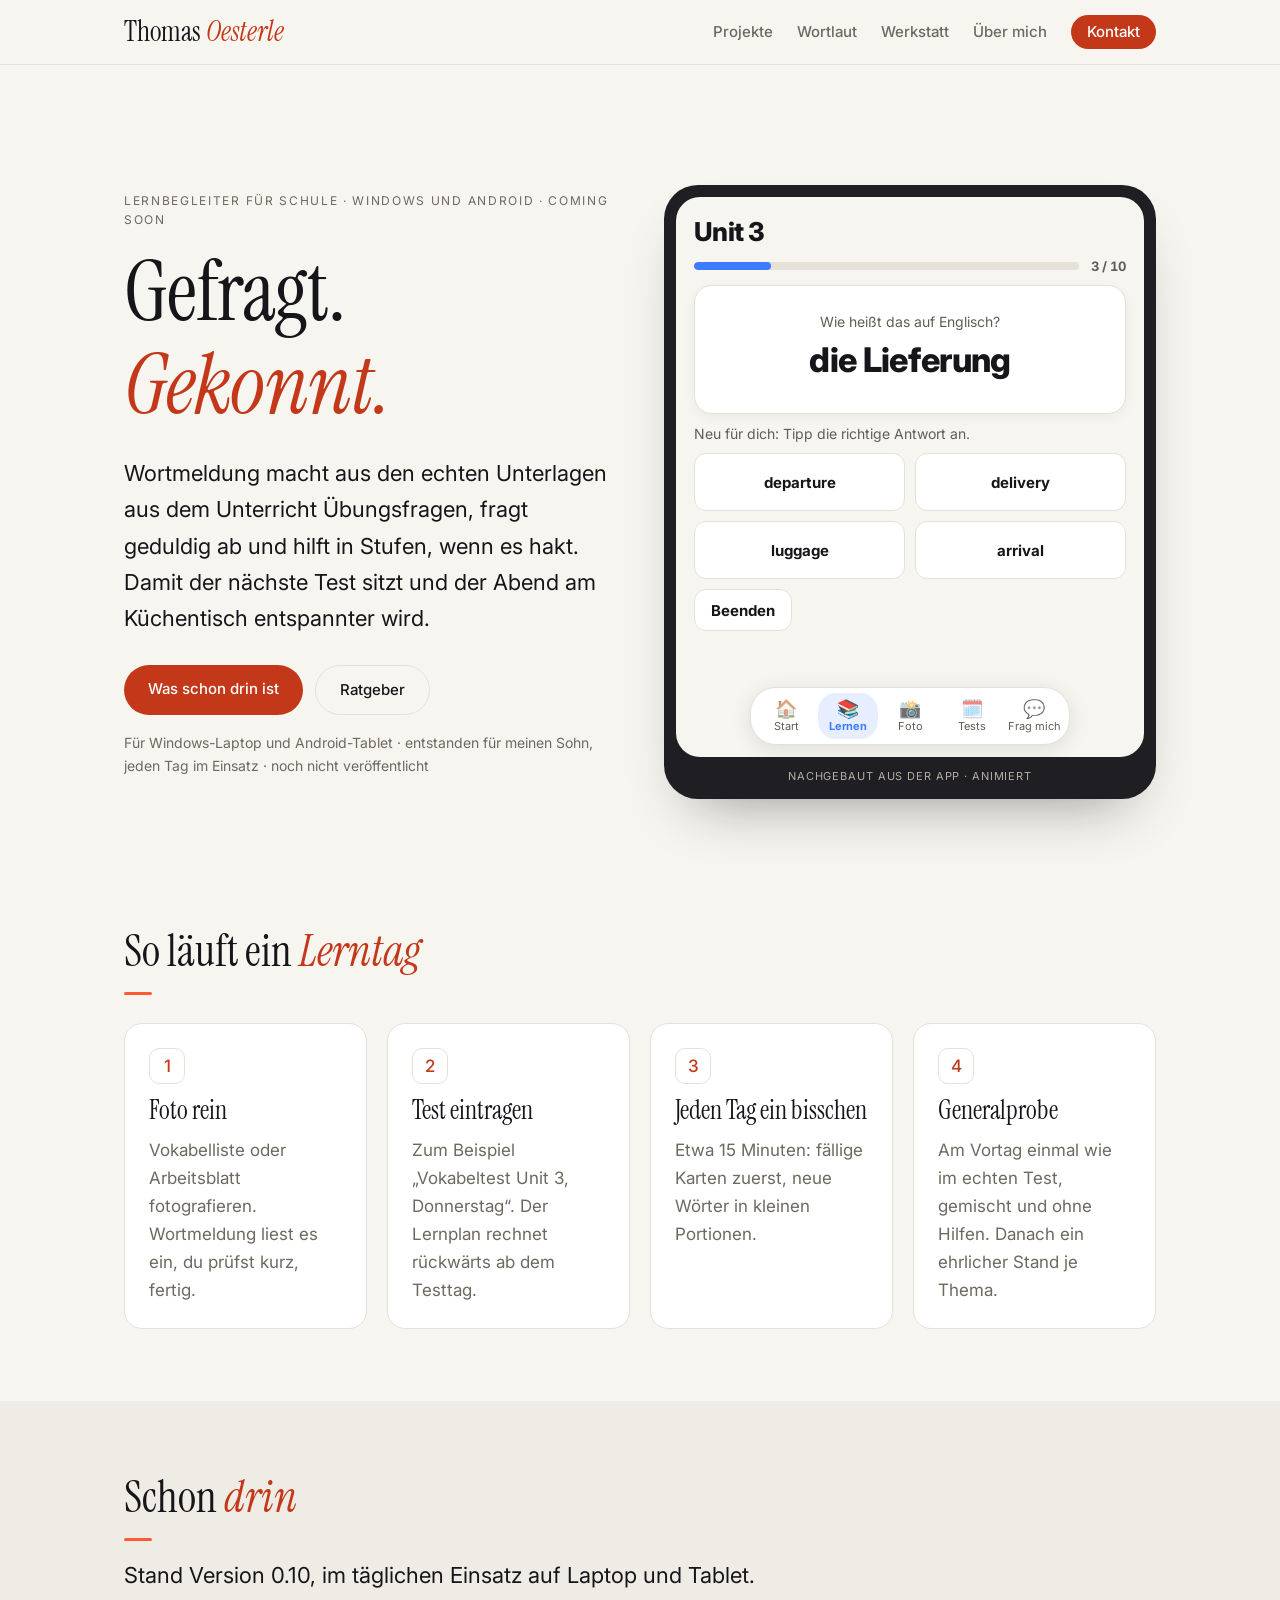
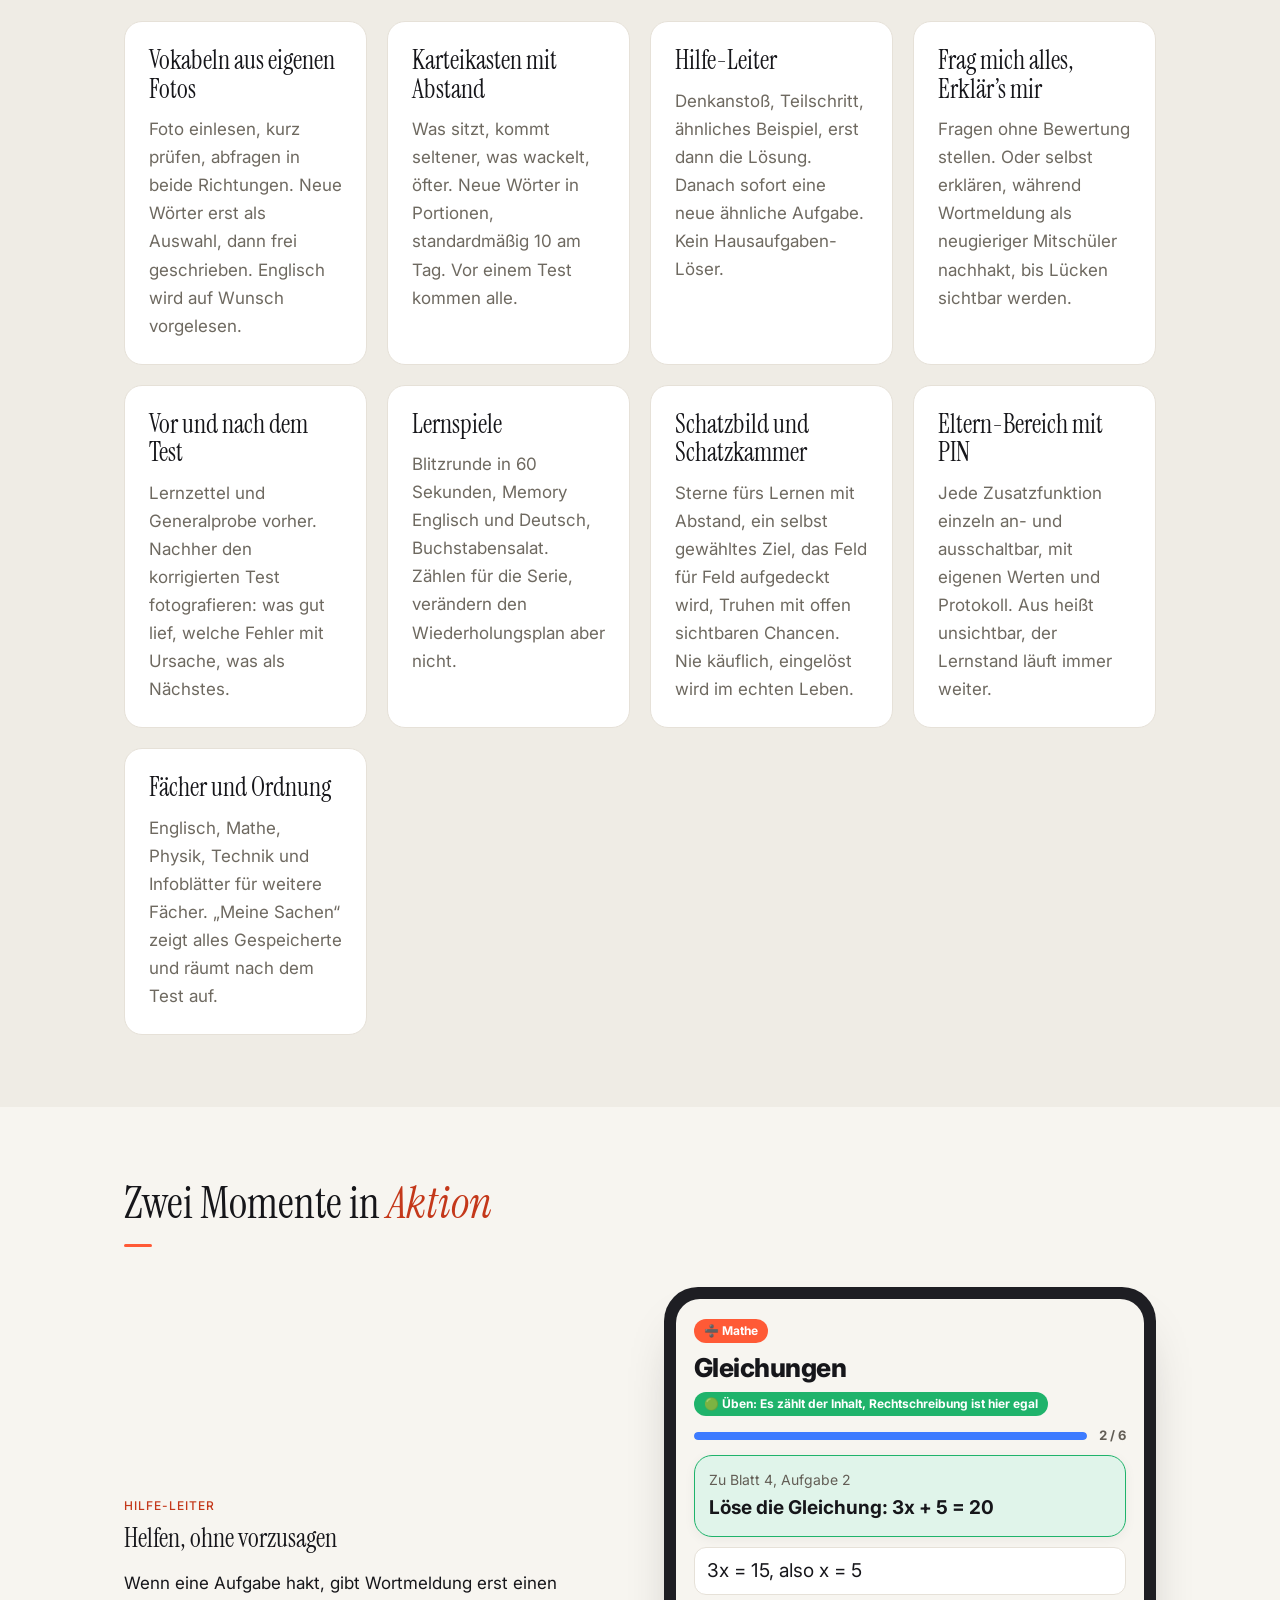
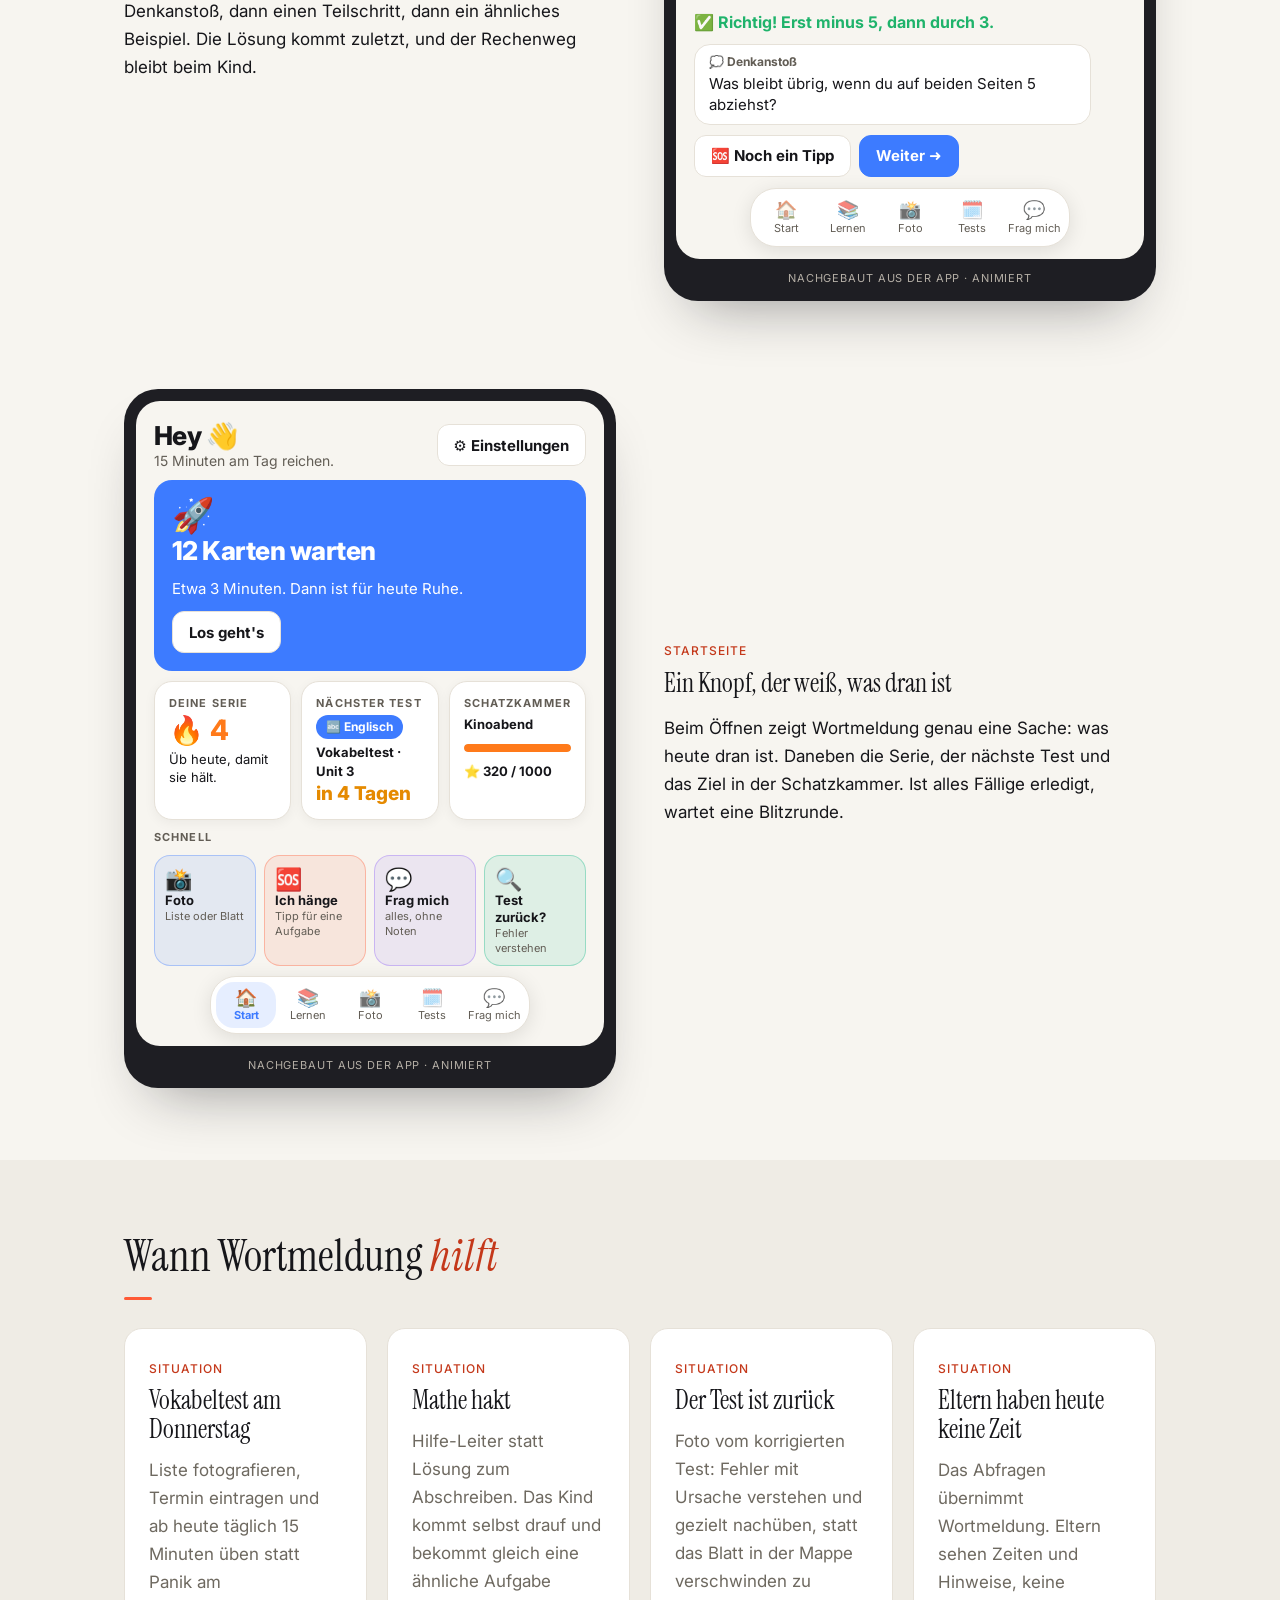
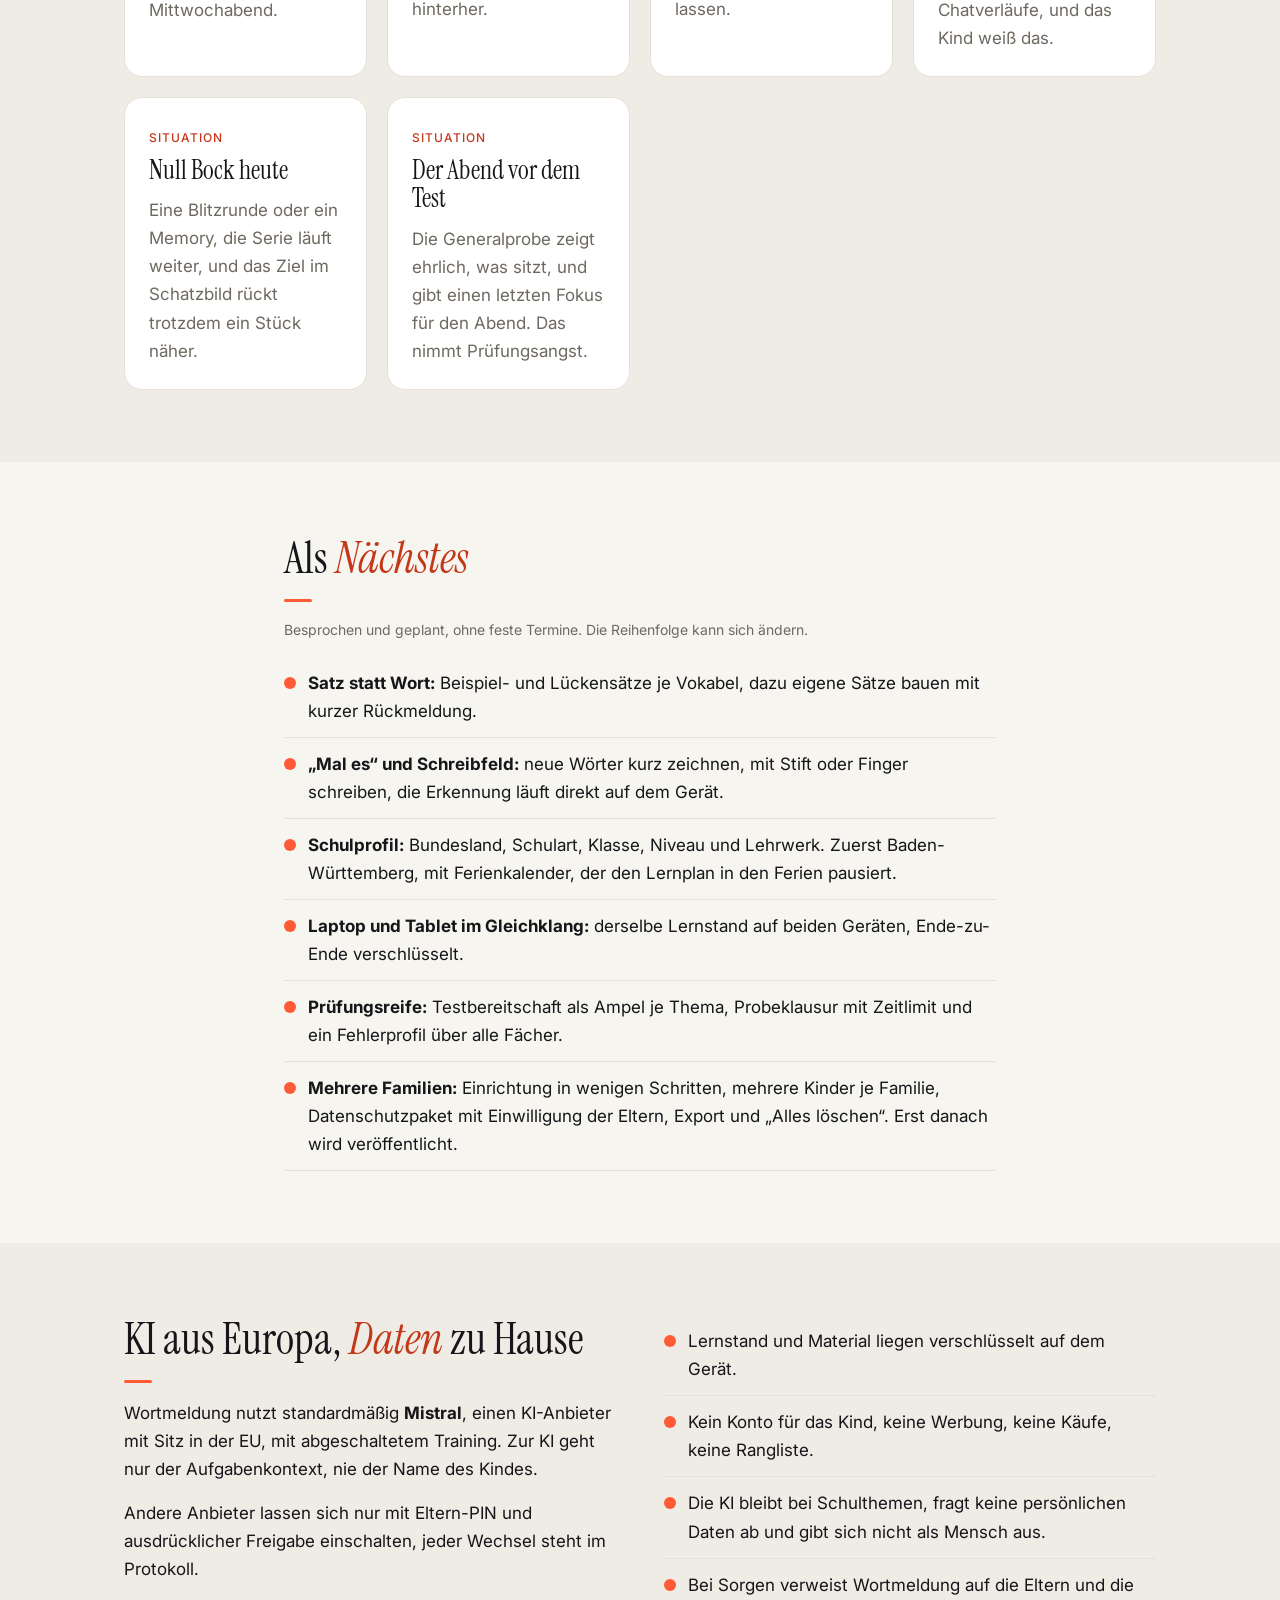
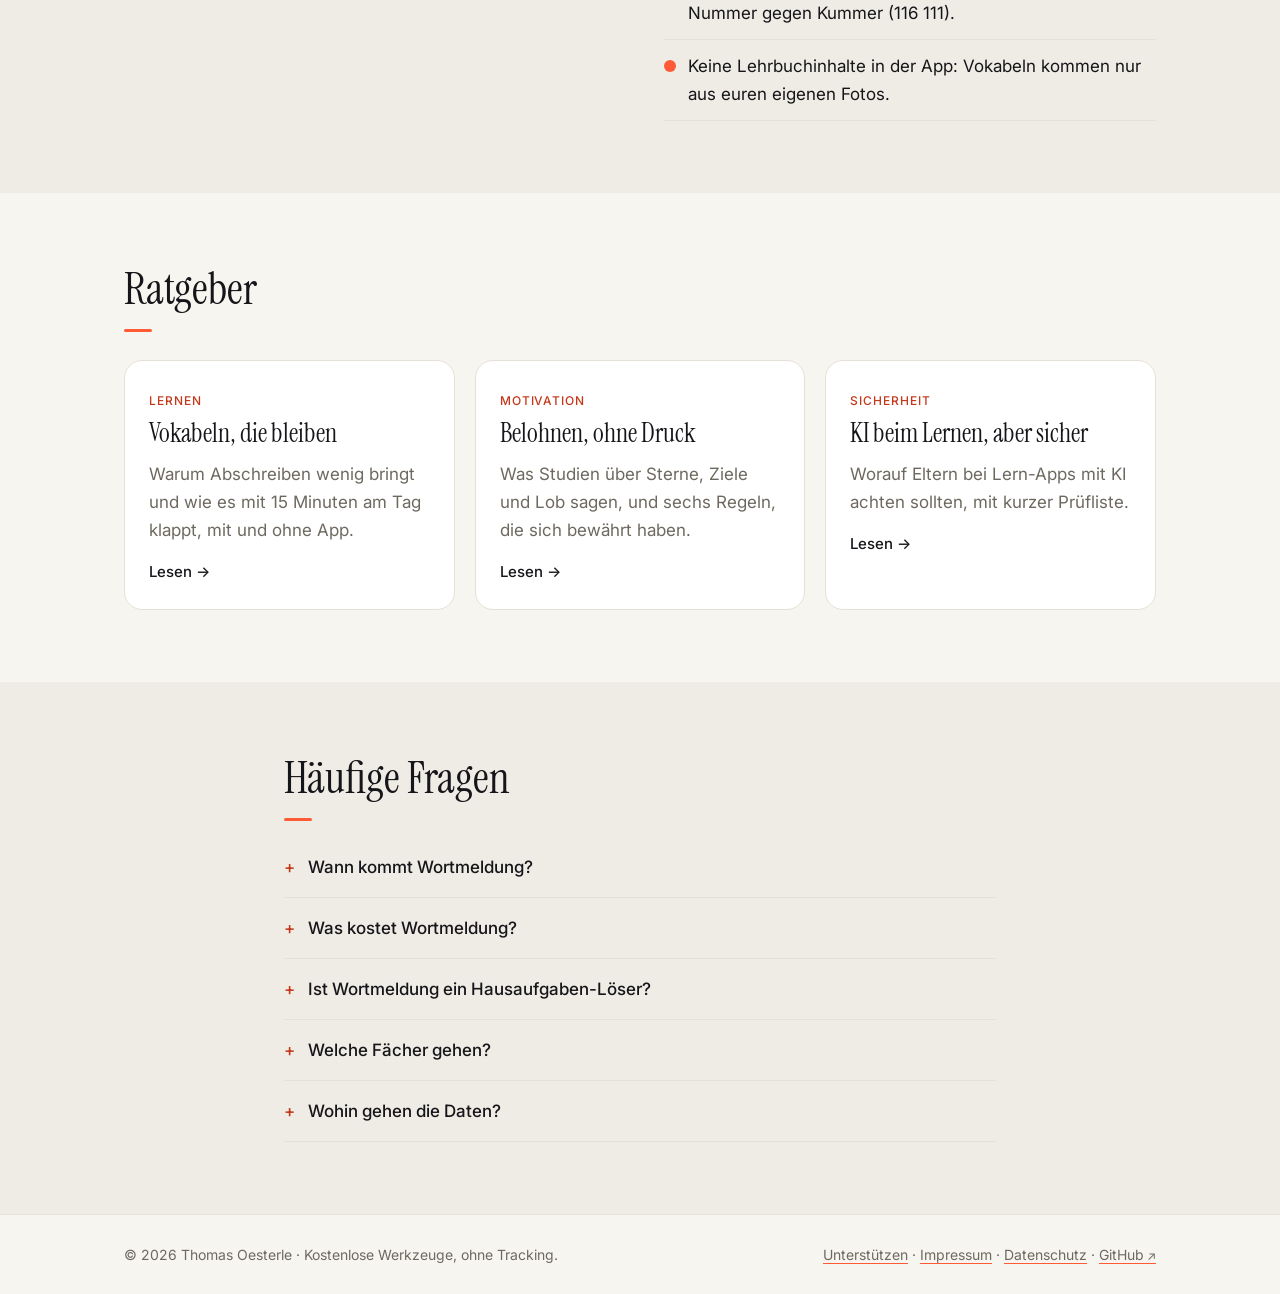
<file: wortmeldung/index.html>
<!doctype html>
<html lang="de">
<head>
<meta charset="utf-8">
<meta name="viewport" content="width=device-width, initial-scale=1">
<title>Wortmeldung: KI-Lernbegleiter für Schule, Windows und Android-Tablet | Thomas Oesterle</title>
<meta name="description" content="Wortmeldung macht aus echten Schulunterlagen Übungsfragen, fragt geduldig ab und hilft in Stufen statt mit fertigen Lösungen. In Arbeit für Windows und Android-Tablet, mit KI aus Europa und Lernstand nur auf dem Gerät.">
<link rel="canonical" href="https://oesterle.cloud/wortmeldung/">
<meta http-equiv="Content-Security-Policy" content="default-src 'self'; img-src 'self' data:; style-src 'self'; script-src 'self'; font-src 'self'; connect-src 'self'; base-uri 'self'; form-action 'none'">
<meta name="referrer" content="strict-origin-when-cross-origin">
<meta name="theme-color" content="#F7F5F0">
<meta property="og:type" content="website">
<meta property="og:locale" content="de_DE">
<meta property="og:site_name" content="Thomas Oesterle">
<meta property="og:title" content="Wortmeldung: KI-Lernbegleiter für Schule, Windows und Android-Tablet">
<meta property="og:description" content="Aus echten Schulunterlagen werden Übungsfragen: geduldig abfragen, in Stufen helfen, mit KI aus Europa. In Arbeit für Windows und Android-Tablet.">
<meta property="og:url" content="https://oesterle.cloud/wortmeldung/">
<meta property="og:image" content="https://oesterle.cloud/assets/og-start.png">
<meta name="twitter:card" content="summary_large_image">
<link rel="icon" href="/assets/favicon.svg" type="image/svg+xml">
<link rel="stylesheet" href="/assets/site.css">
<script src="/assets/site.js" defer></script>
<script type="application/ld+json">[{"@context": "https://schema.org", "@type": "BreadcrumbList", "itemListElement": [{"@type": "ListItem", "position": 1, "name": "Start", "item": "https://oesterle.cloud/"}, {"@type": "ListItem", "position": 2, "name": "Wortmeldung", "item": "https://oesterle.cloud/wortmeldung/"}]}, {"@context": "https://schema.org", "@type": "FAQPage", "mainEntity": [{"@type": "Question", "name": "Wann kommt Wortmeldung?", "acceptedAnswer": {"@type": "Answer", "text": "Noch nicht. Wortmeldung läuft heute für eine Familie. Veröffentlicht wird erst, wenn mehrere Familien und Kinder sauber getrennt sind und der Datenschutz für alle steht. Eine Anmeldung oder Warteliste gibt es bewusst nicht."}}, {"@type": "Question", "name": "Was kostet Wortmeldung?", "acceptedAnswer": {"@type": "Answer", "text": "Die App soll wie alle Werkzeuge auf dieser Seite kostenlos bleiben. Für die KI ist geplant, dass jede Familie ihren eigenen Schlüssel nutzt; die Nutzung rechnet der Anbieter direkt ab."}}, {"@type": "Question", "name": "Ist Wortmeldung ein Hausaufgaben-Löser?", "acceptedAnswer": {"@type": "Answer", "text": "Nein. Lösungen gibt es nur über die Hilfe-Leiter, also erst nach Denkanstoß, Teilschritt und ähnlichem Beispiel. Danach kommt sofort eine neue ähnliche Aufgabe."}}, {"@type": "Question", "name": "Welche Fächer gehen?", "acceptedAnswer": {"@type": "Answer", "text": "Englisch mit Vokabeln, Mathe, Physik und Technik, dazu Infoblätter und Aufgaben aus weiteren Fächern. Grundlage sind immer die eigenen Unterlagen aus dem Unterricht."}}, {"@type": "Question", "name": "Wohin gehen die Daten?", "acceptedAnswer": {"@type": "Answer", "text": "Lernstand und Material liegen verschlüsselt auf dem Gerät. Zur KI geht nur der Aufgabenkontext, ohne Namen, standardmäßig an Mistral, einen Anbieter mit Sitz in der EU, mit abgeschaltetem Training."}}]}]</script>
</head>
<body>
<a class="skip" href="#inhalt">Zum Inhalt springen</a>
<header class="kopf">
  <div class="rahmen kopf-innen">
    <a class="marke" href="/">Thomas <em>Oesterle</em></a>
    <nav aria-label="Hauptnavigation">
      <a href="/#projekte">Projekte</a>
      <a href="/wortlaut/">Wortlaut</a>
      <a href="/#werkstatt">Werkstatt</a>
      <a href="/#ueber">Über mich</a>
      <a href="/#kontakt">Kontakt</a>
    </nav>
  </div>
</header>
<main id="inhalt">

<section class="held">
  <div class="rahmen zwei mitte">
    <div>
      <p class="vorzeile">Lernbegleiter für Schule · Windows und Android · Coming soon</p>
      <h1>Gefragt. <em>Gekonnt.</em></h1>
      <p class="einleitung">Wortmeldung macht aus den echten Unterlagen aus dem Unterricht Übungsfragen, fragt geduldig ab und hilft in Stufen, wenn es hakt. Damit der nächste Test sitzt und der Abend am Küchentisch entspannter wird.</p>
      <p class="aktionen"><a class="knopf" href="#funktionen">Was schon drin ist</a> <a class="knopf zweit" href="#ratgeber">Ratgeber</a></p>
      <p class="leise">Für Windows-Laptop und Android-Tablet · entstanden für meinen Sohn, jeden Tag im Einsatz · noch nicht veröffentlicht</p>
    </div>
    <div class="app" aria-hidden="true" data-appszene data-takte="1800,600,2600,2400,2800,3800" data-schritt="3">
      <div class="app-bild">
        <p class="app-titel" data-zeige="1 2 3 4 5">Unit 3</p>
        <div class="app-kopf" data-zeige="1 2 3 4 5"><span class="app-balken"><i data-breite="1:20%;2:20%;3:20%;4:30%;5:30%" style="width:20%"></i></span><span class="app-zaehler" data-zeige="1 2 3">3 / 10</span><span class="app-zaehler" data-zeige="4 5" hidden>4 / 10</span></div>
        <div class="app-karte gross gut" data-zeige="1 2 3 4 5" data-an="gut:3 5">
          <p class="app-text">Wie heißt das auf Englisch?</p>
          <p class="app-frage" data-zeige="1 2 3">die Lieferung</p>
          <p class="app-frage" data-zeige="4 5" hidden>sich beeilen</p>
          <p class="app-rueck" data-zeige="3">✅ Richtig!<br>+2 ⭐</p>
          <p class="app-rueck" data-zeige="5" hidden>✅ Richtig! Genau so: to hurry<br>+1 ⭐</p>
        </div>
        <p class="app-text" data-zeige="1 2 3">Neu für dich: Tipp die richtige Antwort an.</p>
        <div class="app-raster" data-zeige="1 2 3">
          <span class="app-knopf gross">departure</span>
          <span class="app-knopf gross gut" data-an="druck:2;gut:3">delivery</span>
          <span class="app-knopf gross">luggage</span>
          <span class="app-knopf gross">arrival</span>
        </div>
        <div class="app-feld" data-zeige="4 5" hidden data-platz="Deine Antwort" data-tippe="to hury" data-tippe-bei="4" data-tippe-voll="5"></div>
        <div class="app-reihe" data-zeige="1 2 3 4 5"><span class="app-knopf primaer" data-zeige="4" hidden>Prüfen</span><span class="app-knopf primaer" data-zeige="3 5">Weiter ➜</span><span class="app-knopf">Beenden</span></div>
        <div class="app-ende" data-zeige="6" hidden>
          <span class="app-symbol gross">🎉</span>
          <p class="app-titel gross">Geschafft!</p>
          <p class="app-fett">9 von 10 auf Anhieb richtig.</p>
          <p class="app-fett feuer">⭐ +24 Sterne, davon 10 fürs Tagesziel</p>
          <p class="app-fett feuer">🔥 5 Tage in Folge</p>
          <p class="app-text">Was noch wackelt, kommt bald wieder dran.</p>
          <div class="app-reihe"><span class="app-knopf primaer">🎁 Zur Schatzkammer</span><span class="app-knopf">🎮 Spiele</span><span class="app-knopf">Fertig</span></div>
        </div>
        <div class="app-leiste"><span><i>🏠</i>Start</span><span class="an"><i>📚</i>Lernen</span><span><i>📸</i>Foto</span><span><i>🗓️</i>Tests</span><span><i>💬</i>Frag mich</span></div>
      </div>
      <p class="app-hinweis">Nachgebaut aus der App · animiert</p>
    </div>
  </div>
</section>

<section id="ablauf" class="abschnitt">
  <div class="rahmen">
    <h2>So läuft ein <em>Lerntag</em></h2>
    <div class="raster drei">
      <div class="karte"><span class="nr">1</span><h3>Foto rein</h3><p>Vokabelliste oder Arbeitsblatt fotografieren. Wortmeldung liest es ein, du prüfst kurz, fertig.</p></div>
      <div class="karte"><span class="nr">2</span><h3>Test eintragen</h3><p>Zum Beispiel „Vokabeltest Unit 3, Donnerstag“. Der Lernplan rechnet rückwärts ab dem Testtag.</p></div>
      <div class="karte"><span class="nr">3</span><h3>Jeden Tag ein bisschen</h3><p>Etwa 15 Minuten: fällige Karten zuerst, neue Wörter in kleinen Portionen.</p></div>
      <div class="karte"><span class="nr">4</span><h3>Generalprobe</h3><p>Am Vortag einmal wie im echten Test, gemischt und ohne Hilfen. Danach ein ehrlicher Stand je Thema.</p></div>
    </div>
  </div>
</section>

<section id="funktionen" class="abschnitt sanft">
  <div class="rahmen">
    <h2>Schon <em>drin</em></h2>
    <p class="einleitung">Stand Version 0.10, im täglichen Einsatz auf Laptop und Tablet.</p>
    <div class="raster drei">
      <div class="karte"><h3>Vokabeln aus eigenen Fotos</h3><p>Foto einlesen, kurz prüfen, abfragen in beide Richtungen. Neue Wörter erst als Auswahl, dann frei geschrieben. Englisch wird auf Wunsch vorgelesen.</p></div>
      <div class="karte"><h3>Karteikasten mit Abstand</h3><p>Was sitzt, kommt seltener, was wackelt, öfter. Neue Wörter in Portionen, standardmäßig 10 am Tag. Vor einem Test kommen alle.</p></div>
      <div class="karte"><h3>Hilfe-Leiter</h3><p>Denkanstoß, Teilschritt, ähnliches Beispiel, erst dann die Lösung. Danach sofort eine neue ähnliche Aufgabe. Kein Hausaufgaben-Löser.</p></div>
      <div class="karte"><h3>Frag mich alles, Erklär’s mir</h3><p>Fragen ohne Bewertung stellen. Oder selbst erklären, während Wortmeldung als neugieriger Mitschüler nachhakt, bis Lücken sichtbar werden.</p></div>
      <div class="karte"><h3>Vor und nach dem Test</h3><p>Lernzettel und Generalprobe vorher. Nachher den korrigierten Test fotografieren: was gut lief, welche Fehler mit Ursache, was als Nächstes.</p></div>
      <div class="karte"><h3>Lernspiele</h3><p>Blitzrunde in 60 Sekunden, Memory Englisch und Deutsch, Buchstabensalat. Zählen für die Serie, verändern den Wiederholungsplan aber nicht.</p></div>
      <div class="karte"><h3>Schatzbild und Schatzkammer</h3><p>Sterne fürs Lernen mit Abstand, ein selbst gewähltes Ziel, das Feld für Feld aufgedeckt wird, Truhen mit offen sichtbaren Chancen. Nie käuflich, eingelöst wird im echten Leben.</p></div>
      <div class="karte"><h3>Eltern-Bereich mit PIN</h3><p>Jede Zusatzfunktion einzeln an- und ausschaltbar, mit eigenen Werten und Protokoll. Aus heißt unsichtbar, der Lernstand läuft immer weiter.</p></div>
      <div class="karte"><h3>Fächer und Ordnung</h3><p>Englisch, Mathe, Physik, Technik und Infoblätter für weitere Fächer. „Meine Sachen“ zeigt alles Gespeicherte und räumt nach dem Test auf.</p></div>
    </div>
  </div>
</section>

<section id="beispiele" class="abschnitt">
  <div class="rahmen">
    <h2>Zwei Momente in <em>Aktion</em></h2>

    <div class="reihe zwei mitte">
      <div>
        <span class="etikett">Hilfe-Leiter</span>
        <h3>Helfen, ohne vorzusagen</h3>
        <p>Wenn eine Aufgabe hakt, gibt Wortmeldung erst einen Denkanstoß, dann einen Teilschritt, dann ein ähnliches Beispiel. Die Lösung kommt zuletzt, und der Rechenweg bleibt beim Kind.</p>
      </div>
      <div class="app" aria-hidden="true" data-appszene data-takte="1800,500,1300,3000,2600,500,3800" data-schritt="7">
        <div class="app-bild">
          <span class="app-pille mathe">➗ Mathe</span>
          <p class="app-titel">Gleichungen</p>
          <span class="app-pille erfolg">🟢 Üben: Es zählt der Inhalt, Rechtschreibung ist hier egal</span>
          <div class="app-kopf"><span class="app-balken"><i style="width:17%"></i></span><span class="app-zaehler">2 / 6</span></div>
          <div class="app-karte gut" data-an="gut:7">
            <p class="app-text">Zu Blatt 4, Aufgabe 2</p>
            <p class="app-aufgabe">Löse die Gleichung: 3x + 5 = 20</p>
          </div>
          <div class="app-feld" data-platz="Deine Antwort, gern mit Rechenweg" data-tippe="3x = 15, also x = 5" data-tippe-bei="5" data-tippe-voll="6 7">3x = 15, also x = 5</div>
          <div class="app-reihe" data-zeige="1 2 3 4 5 6" hidden><span class="app-knopf primaer" data-an="druck:6">Prüfen</span></div>
          <p class="app-rueck" data-zeige="7">✅ Richtig! Erst minus 5, dann durch 3.</p>
          <p class="app-fett leise-app" data-zeige="3" hidden>⏳ Denke nach …</p>
          <div class="app-blase" data-zeige="4 5 6 7"><b>💭 Denkanstoß</b>Was bleibt übrig, wenn du auf beiden Seiten 5 abziehst?</div>
          <div class="app-reihe">
            <span class="app-knopf" data-zeige="1 2 3" data-an="druck:2" hidden>🆘 Gib mir einen Tipp</span>
            <span class="app-knopf" data-zeige="4 5 6 7">🆘 Noch ein Tipp</span>
            <span class="app-knopf primaer" data-zeige="7">Weiter ➜</span>
          </div>
          <div class="app-leiste"><span><i>🏠</i>Start</span><span><i>📚</i>Lernen</span><span><i>📸</i>Foto</span><span><i>🗓️</i>Tests</span><span><i>💬</i>Frag mich</span></div>
        </div>
        <p class="app-hinweis">Nachgebaut aus der App · animiert</p>
      </div>
    </div>

    <div class="reihe zwei mitte umgekehrt">
      <div>
        <span class="etikett">Startseite</span>
        <h3>Ein Knopf, der weiß, was dran ist</h3>
        <p>Beim Öffnen zeigt Wortmeldung genau eine Sache: was heute dran ist. Daneben die Serie, der nächste Test und das Ziel in der Schatzkammer. Ist alles Fällige erledigt, wartet eine Blitzrunde.</p>
      </div>
      <div class="app" aria-hidden="true" data-appszene data-takte="2600,600,4200" data-schritt="1">
        <div class="app-bild">
          <div class="app-kopf"><div class="app-gruss"><p class="app-titel">Hey 👋</p><p class="app-text">15 Minuten am Tag reichen.</p></div><span class="app-knopf">⚙️ Einstellungen</span></div>
          <div class="app-held">
            <div data-zeige="1 2"><span class="app-symbol">🚀</span><p class="app-titel">12 Karten warten</p><p>Etwa 3 Minuten. Dann ist für heute Ruhe.</p><span class="app-knopf" data-an="druck:2">Los geht's</span></div>
            <div data-zeige="3" hidden><span class="app-symbol">🎮</span><p class="app-titel">Alles Fällige erledigt</p><p>Lust auf eine Blitzrunde? 60 Sekunden, schaffst du deinen Rekord?</p><span class="app-knopf">Spiele</span></div>
          </div>
          <div class="app-drei">
            <div class="app-karte"><p class="app-abschnitt">Deine Serie</p><p class="app-zahl feuer" data-zeige="1 2">🔥 4</p><p class="app-zahl feuer" data-zeige="3" hidden>🔥 5</p><p class="app-klein" data-zeige="1 2">Üb heute, damit sie hält.</p><p class="app-klein" data-zeige="3" hidden>Heute schon geübt. Stark!</p></div>
            <div class="app-karte"><p class="app-abschnitt">Nächster Test</p><span class="app-pille englisch">🔤 Englisch</span><p class="app-klein fett">Vokabeltest · Unit 3</p><p class="app-zahl klein hinweis">in 4 Tagen</p></div>
            <div class="app-karte"><p class="app-abschnitt">Schatzkammer</p><p class="app-klein fett">Kinoabend</p><span class="app-balken feuer"><i data-breite="1:32%;2:32%;3:36%" style="width:32%"></i></span><p class="app-klein fett" data-zeige="1 2">⭐ 320 / 1000</p><p class="app-klein fett feuer" data-zeige="3" hidden>🎁 1 Feld bereit!</p></div>
          </div>
          <p class="app-abschnitt">Schnell</p>
          <div class="app-kacheln">
            <div class="app-kachel englisch"><span>📸</span><b>Foto</b>Liste oder Blatt</div>
            <div class="app-kachel mathe"><span>🆘</span><b>Ich hänge</b>Tipp für eine Aufgabe</div>
            <div class="app-kachel deutsch"><span>💬</span><b>Frag mich</b>alles, ohne Noten</div>
            <div class="app-kachel sonst"><span>🔍</span><b>Test zurück?</b>Fehler verstehen</div>
          </div>
          <div class="app-leiste"><span class="an"><i>🏠</i>Start</span><span><i>📚</i>Lernen</span><span><i>📸</i>Foto</span><span><i>🗓️</i>Tests</span><span><i>💬</i>Frag mich</span></div>
        </div>
        <p class="app-hinweis">Nachgebaut aus der App · animiert</p>
      </div>
    </div>
  </div>
</section>

<section id="anwendung" class="abschnitt sanft">
  <div class="rahmen">
    <h2>Wann Wortmeldung <em>hilft</em></h2>
    <div class="raster drei">
      <div class="karte"><span class="etikett">Situation</span><h3>Vokabeltest am Donnerstag</h3><p>Liste fotografieren, Termin eintragen und ab heute täglich 15 Minuten üben statt Panik am Mittwochabend.</p></div>
      <div class="karte"><span class="etikett">Situation</span><h3>Mathe hakt</h3><p>Hilfe-Leiter statt Lösung zum Abschreiben. Das Kind kommt selbst drauf und bekommt gleich eine ähnliche Aufgabe hinterher.</p></div>
      <div class="karte"><span class="etikett">Situation</span><h3>Der Test ist zurück</h3><p>Foto vom korrigierten Test: Fehler mit Ursache verstehen und gezielt nachüben, statt das Blatt in der Mappe verschwinden zu lassen.</p></div>
      <div class="karte"><span class="etikett">Situation</span><h3>Eltern haben heute keine Zeit</h3><p>Das Abfragen übernimmt Wortmeldung. Eltern sehen Zeiten und Hinweise, keine Chatverläufe, und das Kind weiß das.</p></div>
      <div class="karte"><span class="etikett">Situation</span><h3>Null Bock heute</h3><p>Eine Blitzrunde oder ein Memory, die Serie läuft weiter, und das Ziel im Schatzbild rückt trotzdem ein Stück näher.</p></div>
      <div class="karte"><span class="etikett">Situation</span><h3>Der Abend vor dem Test</h3><p>Die Generalprobe zeigt ehrlich, was sitzt, und gibt einen letzten Fokus für den Abend. Das nimmt Prüfungsangst.</p></div>
    </div>
  </div>
</section>

<section id="roadmap" class="abschnitt">
  <div class="rahmen schmal">
    <h2>Als <em>Nächstes</em></h2>
    <p class="leise">Besprochen und geplant, ohne feste Termine. Die Reihenfolge kann sich ändern.</p>
    <ul class="punkte">
      <li><strong>Satz statt Wort:</strong> Beispiel- und Lückensätze je Vokabel, dazu eigene Sätze bauen mit kurzer Rückmeldung.</li>
      <li><strong>„Mal es“ und Schreibfeld:</strong> neue Wörter kurz zeichnen, mit Stift oder Finger schreiben, die Erkennung läuft direkt auf dem Gerät.</li>
      <li><strong>Schulprofil:</strong> Bundesland, Schulart, Klasse, Niveau und Lehrwerk. Zuerst Baden-Württemberg, mit Ferienkalender, der den Lernplan in den Ferien pausiert.</li>
      <li><strong>Laptop und Tablet im Gleichklang:</strong> derselbe Lernstand auf beiden Geräten, Ende-zu-Ende verschlüsselt.</li>
      <li><strong>Prüfungsreife:</strong> Testbereitschaft als Ampel je Thema, Probeklausur mit Zeitlimit und ein Fehlerprofil über alle Fächer.</li>
      <li><strong>Mehrere Familien:</strong> Einrichtung in wenigen Schritten, mehrere Kinder je Familie, Datenschutzpaket mit Einwilligung der Eltern, Export und „Alles löschen“. Erst danach wird veröffentlicht.</li>
    </ul>
  </div>
</section>

<section class="abschnitt sanft">
  <div class="rahmen zwei">
    <div>
      <h2>KI aus Europa, <em>Daten</em> zu Hause</h2>
      <p>Wortmeldung nutzt standardmäßig <strong>Mistral</strong>, einen KI-Anbieter mit Sitz in der EU, mit abgeschaltetem Training. Zur KI geht nur der Aufgabenkontext, nie der Name des Kindes.</p>
      <p>Andere Anbieter lassen sich nur mit Eltern-PIN und ausdrücklicher Freigabe einschalten, jeder Wechsel steht im Protokoll.</p>
    </div>
    <ul class="punkte">
      <li>Lernstand und Material liegen verschlüsselt auf dem Gerät.</li>
      <li>Kein Konto für das Kind, keine Werbung, keine Käufe, keine Rangliste.</li>
      <li>Die KI bleibt bei Schulthemen, fragt keine persönlichen Daten ab und gibt sich nicht als Mensch aus.</li>
      <li>Bei Sorgen verweist Wortmeldung auf die Eltern und die Nummer gegen Kummer (116 111).</li>
      <li>Keine Lehrbuchinhalte in der App: Vokabeln kommen nur aus euren eigenen Fotos.</li>
    </ul>
  </div>
</section>

<section id="ratgeber" class="abschnitt">
  <div class="rahmen">
    <h2>Ratgeber</h2>
    <div class="raster drei">
      <a class="karte" href="/wortmeldung/vokabeln-lernen-mit-abstand/"><span class="etikett">Lernen</span><h3>Vokabeln, die bleiben</h3><p>Warum Abschreiben wenig bringt und wie es mit 15 Minuten am Tag klappt, mit und ohne App.</p><span class="mehr">Lesen →</span></a>
      <a class="karte" href="/wortmeldung/belohnung-ohne-druck/"><span class="etikett">Motivation</span><h3>Belohnen, ohne Druck</h3><p>Was Studien über Sterne, Ziele und Lob sagen, und sechs Regeln, die sich bewährt haben.</p><span class="mehr">Lesen →</span></a>
      <a class="karte" href="/wortmeldung/ki-beim-lernen-sicher/"><span class="etikett">Sicherheit</span><h3>KI beim Lernen, aber sicher</h3><p>Worauf Eltern bei Lern-Apps mit KI achten sollten, mit kurzer Prüfliste.</p><span class="mehr">Lesen →</span></a>
    </div>
  </div>
</section>

<section class="abschnitt sanft">
  <div class="rahmen schmal">
    <h2>Häufige Fragen</h2>
    <details><summary>Wann kommt Wortmeldung?</summary><p>Noch nicht. Wortmeldung läuft heute für eine Familie. Veröffentlicht wird erst, wenn mehrere Familien und Kinder sauber getrennt sind und der Datenschutz für alle steht. Eine Anmeldung oder Warteliste gibt es bewusst nicht.</p></details>
    <details><summary>Was kostet Wortmeldung?</summary><p>Die App soll wie alle Werkzeuge auf dieser Seite kostenlos bleiben. Für die KI ist geplant, dass jede Familie ihren eigenen Schlüssel nutzt; die Nutzung rechnet der Anbieter direkt ab.</p></details>
    <details><summary>Ist Wortmeldung ein Hausaufgaben-Löser?</summary><p>Nein. Lösungen gibt es nur über die Hilfe-Leiter, also erst nach Denkanstoß, Teilschritt und ähnlichem Beispiel. Danach kommt sofort eine neue ähnliche Aufgabe.</p></details>
    <details><summary>Welche Fächer gehen?</summary><p>Englisch mit Vokabeln, Mathe, Physik und Technik, dazu Infoblätter und Aufgaben aus weiteren Fächern. Grundlage sind immer die eigenen Unterlagen aus dem Unterricht.</p></details>
    <details><summary>Wohin gehen die Daten?</summary><p>Lernstand und Material liegen verschlüsselt auf dem Gerät. Zur KI geht nur der Aufgabenkontext, ohne Namen, standardmäßig an Mistral, einen Anbieter mit Sitz in der EU, mit abgeschaltetem Training.</p></details>
  </div>
</section>

</main>
<footer class="fuss">
  <div class="rahmen fuss-innen">
    <p>© <span data-jahr>2026</span> Thomas Oesterle · Kostenlose Werkzeuge, ohne Tracking.</p>
    <p><a href="/#unterstuetzen">Unterstützen</a> · <a href="/impressum/">Impressum</a> · <a href="/datenschutz/">Datenschutz</a> · <a href="https://github.com/tho3mes" target="_blank" rel="noopener noreferrer">GitHub</a></p>
  </div>
</footer>
</body>
</html>
</file>
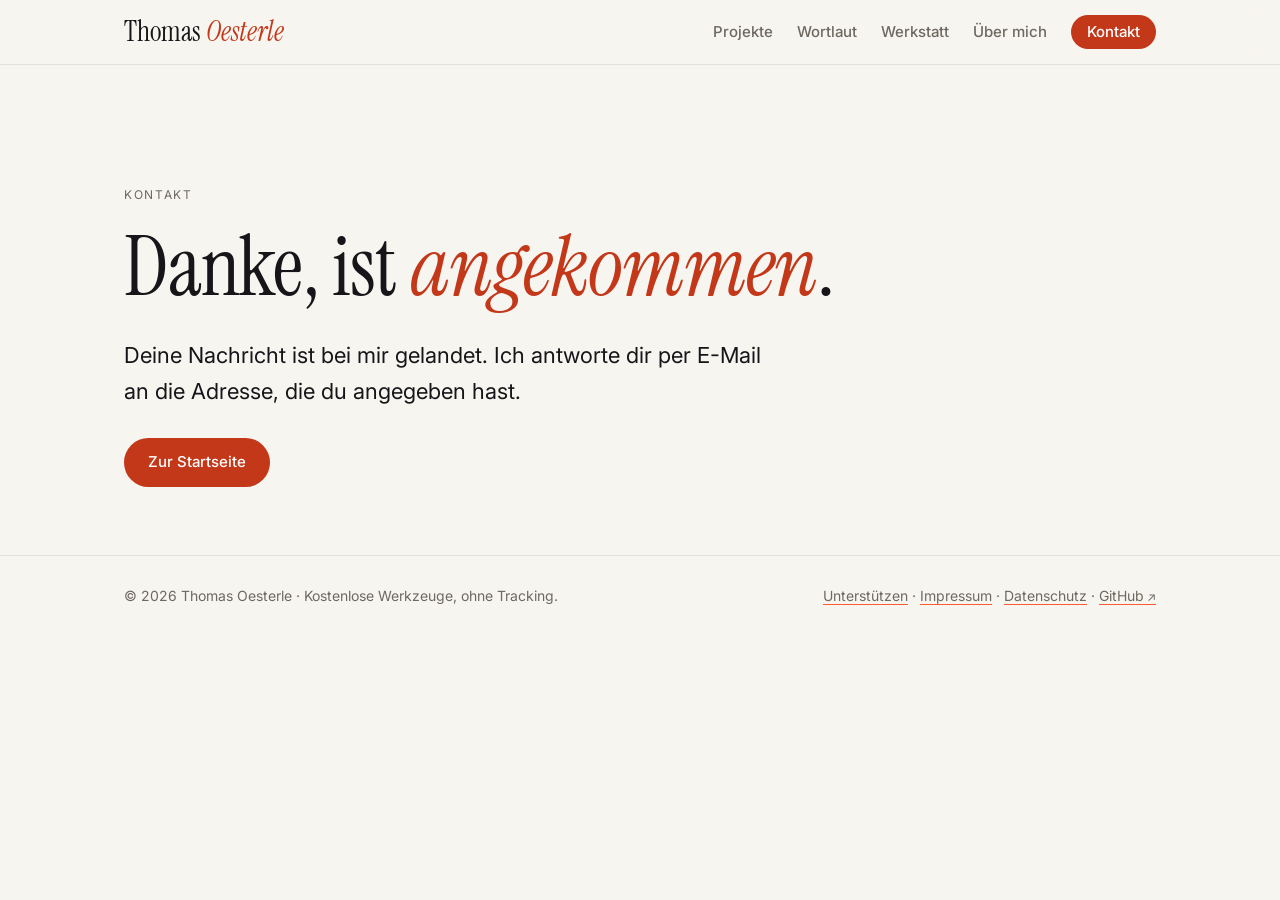
<file: kontakt/danke/index.html>
<!doctype html>
<html lang="de">
<head>
<meta charset="utf-8">
<meta name="viewport" content="width=device-width, initial-scale=1">
<title>Nachricht gesendet – Thomas Oesterle</title>
<meta name="description" content="Deine Nachricht ist angekommen.">
<meta name="robots" content="noindex">
<link rel="canonical" href="https://oesterle.cloud/kontakt/danke/">
<meta http-equiv="Content-Security-Policy" content="default-src 'self'; img-src 'self' data:; style-src 'self'; script-src 'self'; font-src 'self'; connect-src 'self'; base-uri 'self'; form-action 'none'">
<meta name="referrer" content="strict-origin-when-cross-origin">
<meta name="theme-color" content="#F7F5F0">
<link rel="icon" href="/assets/favicon.svg" type="image/svg+xml">
<link rel="stylesheet" href="/assets/site.css">
<script src="/assets/site.js" defer></script>
</head>
<body>
<a class="skip" href="#inhalt">Zum Inhalt springen</a>
<header class="kopf">
  <div class="rahmen kopf-innen">
    <a class="marke" href="/">Thomas <em>Oesterle</em></a>
    <nav aria-label="Hauptnavigation">
      <a href="/#projekte">Projekte</a>
      <a href="/wortlaut/">Wortlaut</a>
      <a href="/#werkstatt">Werkstatt</a>
      <a href="/#ueber">Über mich</a>
      <a href="/#kontakt">Kontakt</a>
    </nav>
  </div>
</header>
<main id="inhalt">
<section class="held"><div class="rahmen"><p class="vorzeile">Kontakt</p><h1>Danke, ist <em>angekommen</em>.</h1><p class="einleitung">Deine Nachricht ist bei mir gelandet. Ich antworte dir per E-Mail an die Adresse, die du angegeben hast.</p><p class="aktionen"><a class="knopf" href="/">Zur Startseite</a></p></div></section>
</main>
<footer class="fuss">
  <div class="rahmen fuss-innen">
    <p>© <span data-jahr>2026</span> Thomas Oesterle · Kostenlose Werkzeuge, ohne Tracking.</p>
    <p><a href="/#unterstuetzen">Unterstützen</a> · <a href="/impressum/">Impressum</a> · <a href="/datenschutz/">Datenschutz</a> · <a href="https://github.com/tho3mes" target="_blank" rel="noopener noreferrer">GitHub</a></p>
  </div>
</footer>
</body>
</html>
</file>
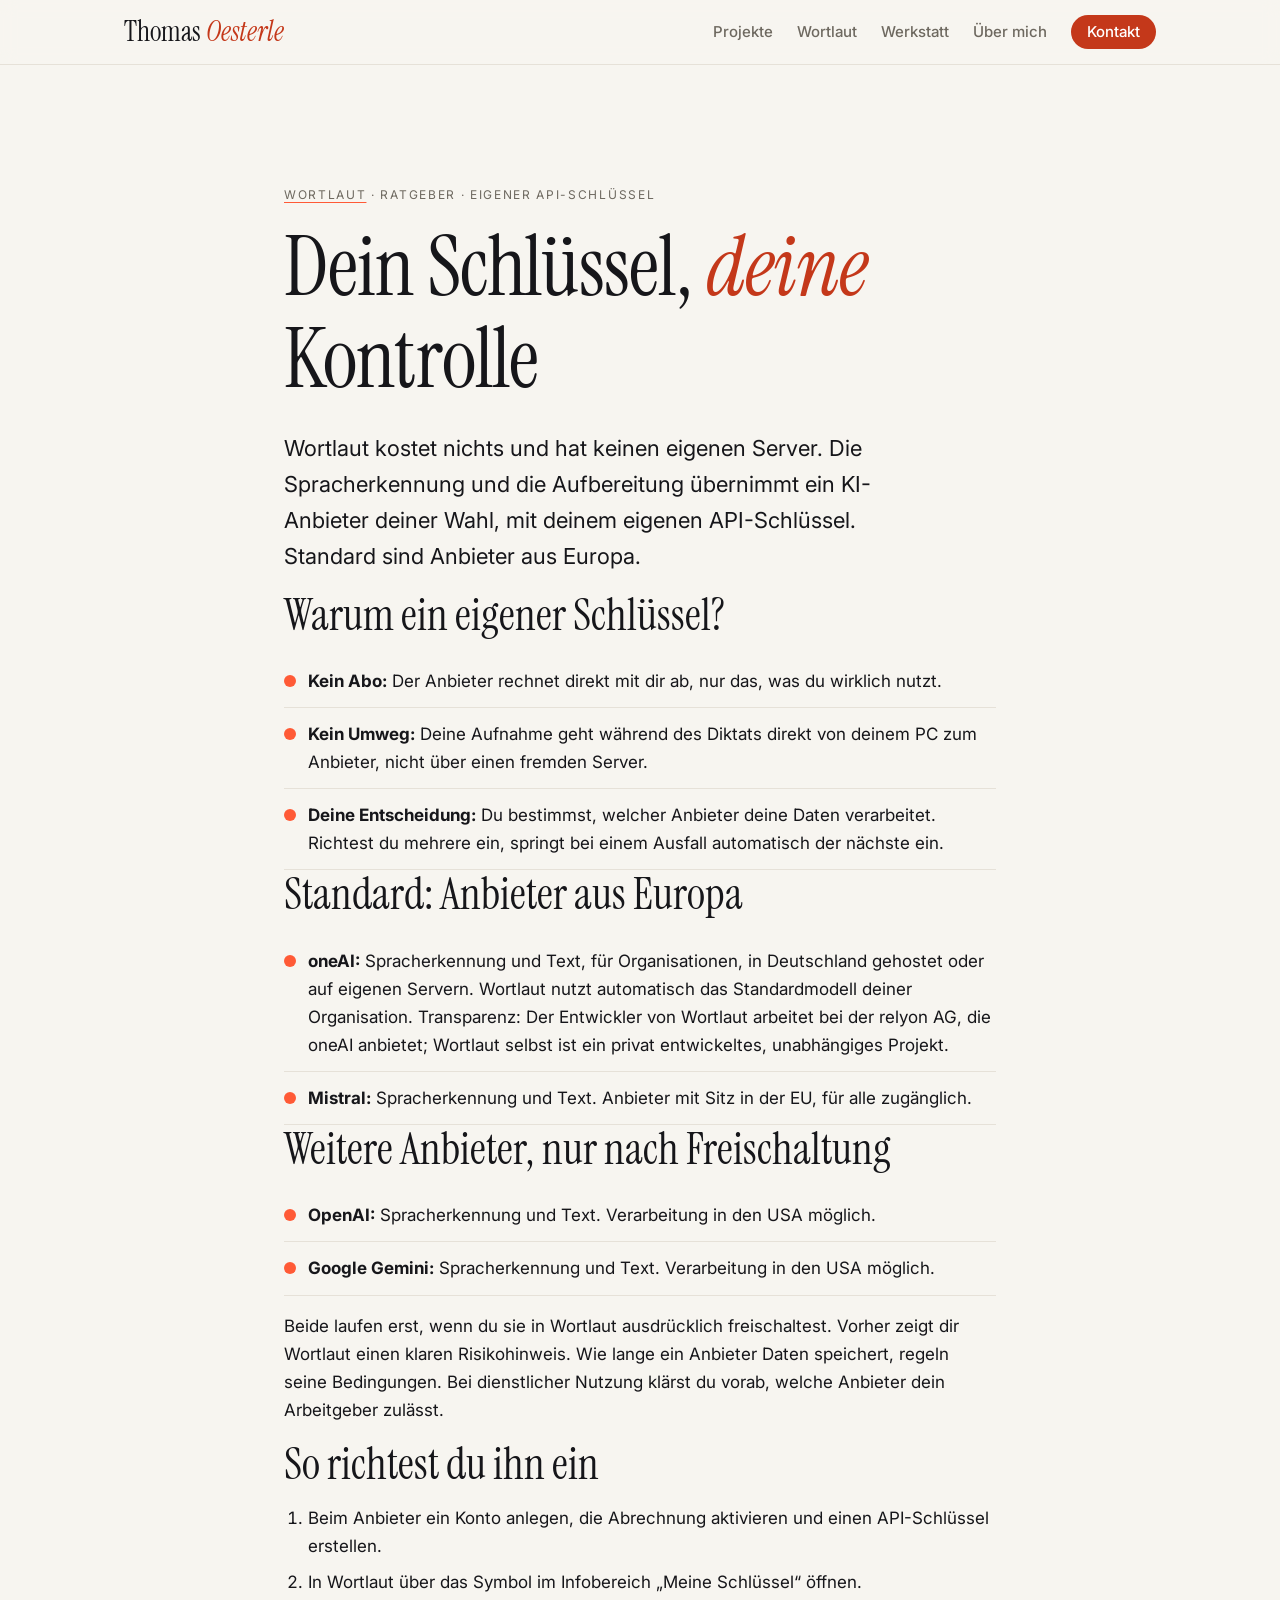
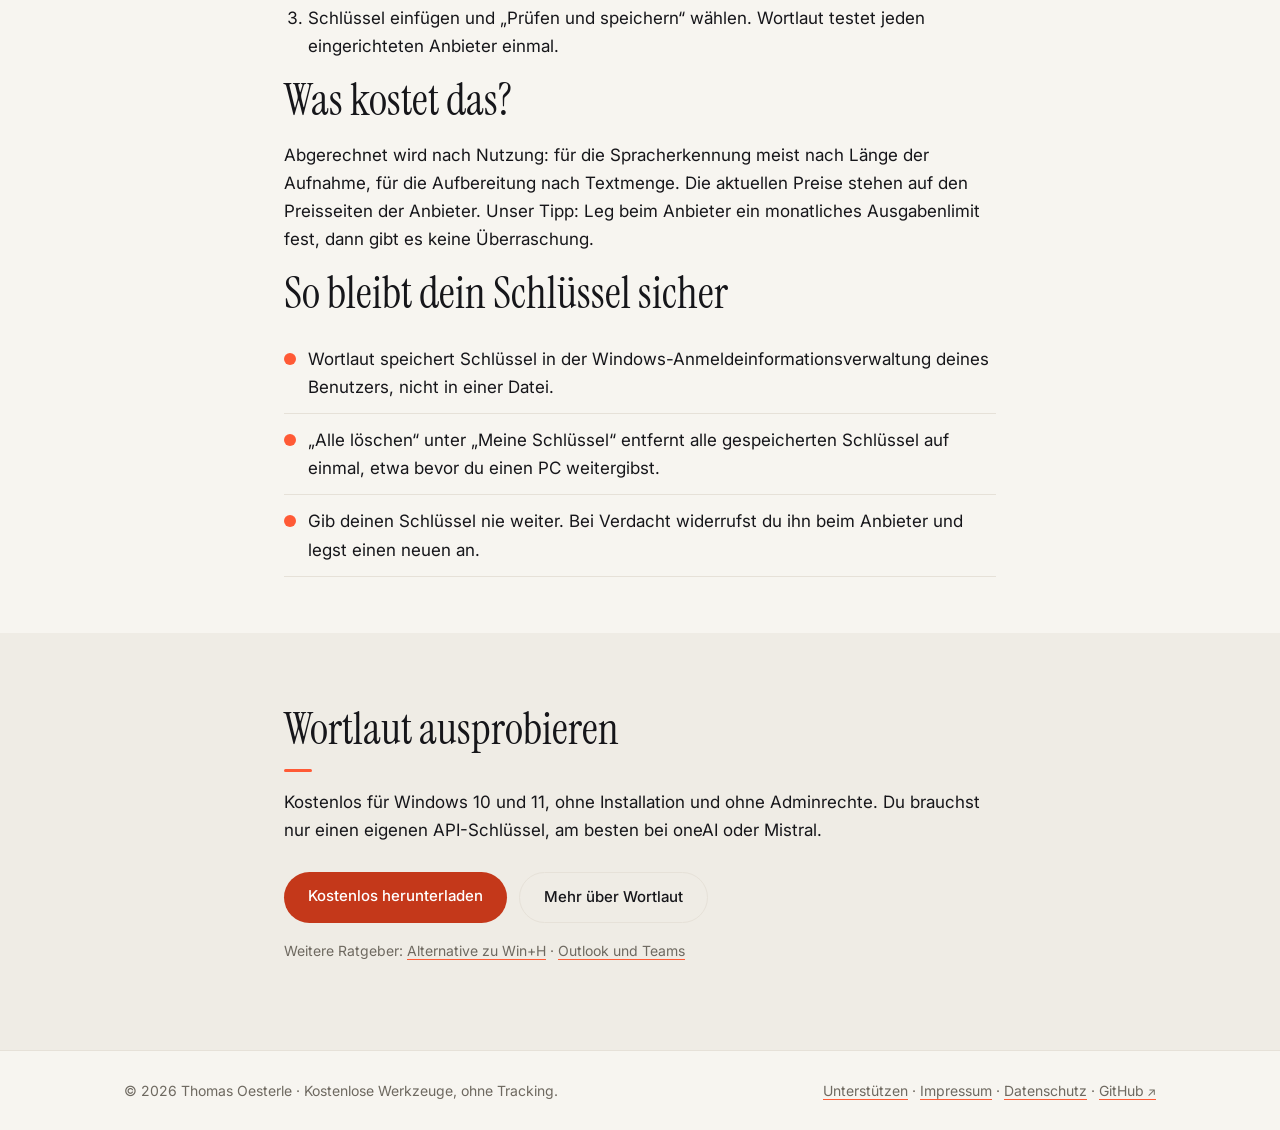
<file: wortlaut/eigener-api-schluessel/index.html>
<!doctype html>
<html lang="de">
<head>
<meta charset="utf-8">
<meta name="viewport" content="width=device-width, initial-scale=1">
<title>Diktieren mit eigenem API-Schlüssel: oneAI, Mistral und weitere Anbieter | Wortlaut</title>
<meta name="description" content="Wortlaut hat kein Abo und keinen eigenen Server: Du nutzt deinen eigenen API-Schlüssel, am besten bei einem Anbieter aus Europa wie oneAI oder Mistral. So richtest du ihn ein, so wird abgerechnet, so bleibt er sicher.">
<link rel="canonical" href="https://oesterle.cloud/wortlaut/eigener-api-schluessel/">
<meta http-equiv="Content-Security-Policy" content="default-src 'self'; img-src 'self' data:; style-src 'self'; script-src 'self'; font-src 'self'; connect-src 'self'; base-uri 'self'; form-action 'none'">
<meta name="referrer" content="strict-origin-when-cross-origin">
<meta name="theme-color" content="#F7F5F0">
<meta property="og:type" content="article">
<meta property="og:locale" content="de_DE">
<meta property="og:site_name" content="Thomas Oesterle">
<meta property="og:title" content="Diktieren mit eigenem API-Schlüssel: oneAI, Mistral und weitere Anbieter | Wortlaut">
<meta property="og:description" content="Wortlaut hat kein Abo und keinen eigenen Server: Du nutzt deinen eigenen API-Schlüssel, am besten bei einem Anbieter aus Europa wie oneAI oder Mistral. So richtest du ihn ein, so wird abgerechnet, so bleibt er sicher.">
<meta property="og:url" content="https://oesterle.cloud/wortlaut/eigener-api-schluessel/">
<meta property="og:image" content="https://oesterle.cloud/assets/og-wortlaut.png">
<meta name="twitter:card" content="summary_large_image">
<link rel="icon" href="/assets/wortlaut-icon-32.png" type="image/png">
<link rel="apple-touch-icon" href="/assets/wortlaut-icon-180.png">
<link rel="stylesheet" href="/assets/site.css">
<script src="/assets/site.js" defer></script>
<script type="application/ld+json">[{"@context": "https://schema.org", "@type": "Article", "headline": "Diktieren mit eigenem API-Schlüssel", "description": "Wortlaut hat kein Abo und keinen eigenen Server: Du nutzt deinen eigenen API-Schlüssel, am besten bei einem Anbieter aus Europa wie oneAI oder Mistral. So richtest du ihn ein, so wird abgerechnet, so bleibt er sicher.", "inLanguage": "de", "datePublished": "2026-10-18", "dateModified": "2026-10-20", "author": {"@type": "Person", "name": "Thomas Oesterle", "url": "https://oesterle.cloud"}, "publisher": {"@type": "Person", "name": "Thomas Oesterle", "url": "https://oesterle.cloud"}, "mainEntityOfPage": "https://oesterle.cloud/wortlaut/eigener-api-schluessel/", "image": "https://oesterle.cloud/assets/og-wortlaut.png", "about": {"@type": "SoftwareApplication", "name": "Wortlaut", "operatingSystem": "Windows 10, Windows 11", "applicationCategory": "BusinessApplication", "url": "https://oesterle.cloud/wortlaut/"}}, {"@context": "https://schema.org", "@type": "BreadcrumbList", "itemListElement": [{"@type": "ListItem", "position": 1, "name": "Start", "item": "https://oesterle.cloud/"}, {"@type": "ListItem", "position": 2, "name": "Wortlaut", "item": "https://oesterle.cloud/wortlaut/"}, {"@type": "ListItem", "position": 3, "name": "Diktieren mit eigenem API-Schlüssel", "item": "https://oesterle.cloud/wortlaut/eigener-api-schluessel/"}]}]</script>
</head>
<body>
<a class="skip" href="#inhalt">Zum Inhalt springen</a>
<header class="kopf">
  <div class="rahmen kopf-innen">
    <a class="marke" href="/">Thomas <em>Oesterle</em></a>
    <nav aria-label="Hauptnavigation">
      <a href="/#projekte">Projekte</a>
      <a href="/wortlaut/">Wortlaut</a>
      <a href="/#werkstatt">Werkstatt</a>
      <a href="/#ueber">Über mich</a>
      <a href="/#kontakt">Kontakt</a>
    </nav>
  </div>
</header>
<main id="inhalt">

<section class="held">
  <div class="rahmen schmal">
    <p class="vorzeile"><a href="/wortlaut/">Wortlaut</a> · Ratgeber · Eigener API-Schlüssel</p>
    <h1>Dein Schlüssel, <em>deine</em> Kontrolle</h1>
    <p class="einleitung">Wortlaut kostet nichts und hat keinen eigenen Server. Die Spracherkennung und die Aufbereitung übernimmt ein KI-Anbieter deiner Wahl, mit deinem eigenen API-Schlüssel. Standard sind Anbieter aus Europa.</p>

    <h2>Warum ein eigener Schlüssel?</h2>
    <ul class="punkte">
      <li><strong>Kein Abo:</strong> Der Anbieter rechnet direkt mit dir ab, nur das, was du wirklich nutzt.</li>
      <li><strong>Kein Umweg:</strong> Deine Aufnahme geht während des Diktats direkt von deinem PC zum Anbieter, nicht über einen fremden Server.</li>
      <li><strong>Deine Entscheidung:</strong> Du bestimmst, welcher Anbieter deine Daten verarbeitet. Richtest du mehrere ein, springt bei einem Ausfall automatisch der nächste ein.</li>
    </ul>

    <h2>Standard: Anbieter aus Europa</h2>
    <ul class="punkte">
      <li><strong>oneAI:</strong> Spracherkennung und Text, für Organisationen, in Deutschland gehostet oder auf eigenen Servern. Wortlaut nutzt automatisch das Standardmodell deiner Organisation. Transparenz: Der Entwickler von Wortlaut arbeitet bei der relyon AG, die oneAI anbietet; Wortlaut selbst ist ein privat entwickeltes, unabhängiges Projekt.</li>
      <li><strong>Mistral:</strong> Spracherkennung und Text. Anbieter mit Sitz in der EU, für alle zugänglich.</li>
    </ul>

    <h2>Weitere Anbieter, nur nach Freischaltung</h2>
    <ul class="punkte">
      <li><strong>OpenAI:</strong> Spracherkennung und Text. Verarbeitung in den USA möglich.</li>
      <li><strong>Google Gemini:</strong> Spracherkennung und Text. Verarbeitung in den USA möglich.</li>
    </ul>
    <p>Beide laufen erst, wenn du sie in Wortlaut ausdrücklich freischaltest. Vorher zeigt dir Wortlaut einen klaren Risikohinweis. Wie lange ein Anbieter Daten speichert, regeln seine Bedingungen. Bei dienstlicher Nutzung klärst du vorab, welche Anbieter dein Arbeitgeber zulässt.</p>

    <h2>So richtest du ihn ein</h2>
    <ol class="schritte">
      <li>Beim Anbieter ein Konto anlegen, die Abrechnung aktivieren und einen API-Schlüssel erstellen.</li>
      <li>In Wortlaut über das Symbol im Infobereich „Meine Schlüssel“ öffnen.</li>
      <li>Schlüssel einfügen und „Prüfen und speichern“ wählen. Wortlaut testet jeden eingerichteten Anbieter einmal.</li>
    </ol>

    <h2>Was kostet das?</h2>
    <p>Abgerechnet wird nach Nutzung: für die Spracherkennung meist nach Länge der Aufnahme, für die Aufbereitung nach Textmenge. Die aktuellen Preise stehen auf den Preisseiten der Anbieter. Unser Tipp: Leg beim Anbieter ein monatliches Ausgabenlimit fest, dann gibt es keine Überraschung.</p>

    <h2>So bleibt dein Schlüssel sicher</h2>
    <ul class="punkte">
      <li>Wortlaut speichert Schlüssel in der Windows-Anmeldeinformationsverwaltung deines Benutzers, nicht in einer Datei.</li>
      <li>„Alle löschen“ unter „Meine Schlüssel“ entfernt alle gespeicherten Schlüssel auf einmal, etwa bevor du einen PC weitergibst.</li>
      <li>Gib deinen Schlüssel nie weiter. Bei Verdacht widerrufst du ihn beim Anbieter und legst einen neuen an.</li>
    </ul>
  </div>
</section>

<section class="abschnitt sanft">
  <div class="rahmen schmal">
    <h2>Wortlaut ausprobieren</h2>
    <p>Kostenlos für Windows 10 und 11, ohne Installation und ohne Adminrechte. Du brauchst nur einen eigenen API-Schlüssel, am besten bei oneAI oder Mistral.</p>
    <p class="aktionen"><a class="knopf" href="https://github.com/tho3mes/wortlaut-releases/releases/latest/download/Wortlaut.zip">Kostenlos herunterladen</a> <a class="knopf zweit" href="/wortlaut/">Mehr über Wortlaut</a></p>
    <p class="leise">Weitere Ratgeber: <a href="/wortlaut/windows-spracheingabe-alternative/">Alternative zu Win+H</a> · <a href="/wortlaut/outlook-teams-diktieren/">Outlook und Teams</a></p>
  </div>
</section>

</main>
<footer class="fuss">
  <div class="rahmen fuss-innen">
    <p>© <span data-jahr>2026</span> Thomas Oesterle · Kostenlose Werkzeuge, ohne Tracking.</p>
    <p><a href="/#unterstuetzen">Unterstützen</a> · <a href="/impressum/">Impressum</a> · <a href="/datenschutz/">Datenschutz</a> · <a href="https://github.com/tho3mes" target="_blank" rel="noopener noreferrer">GitHub</a></p>
  </div>
</footer>
</body>
</html>
</file>
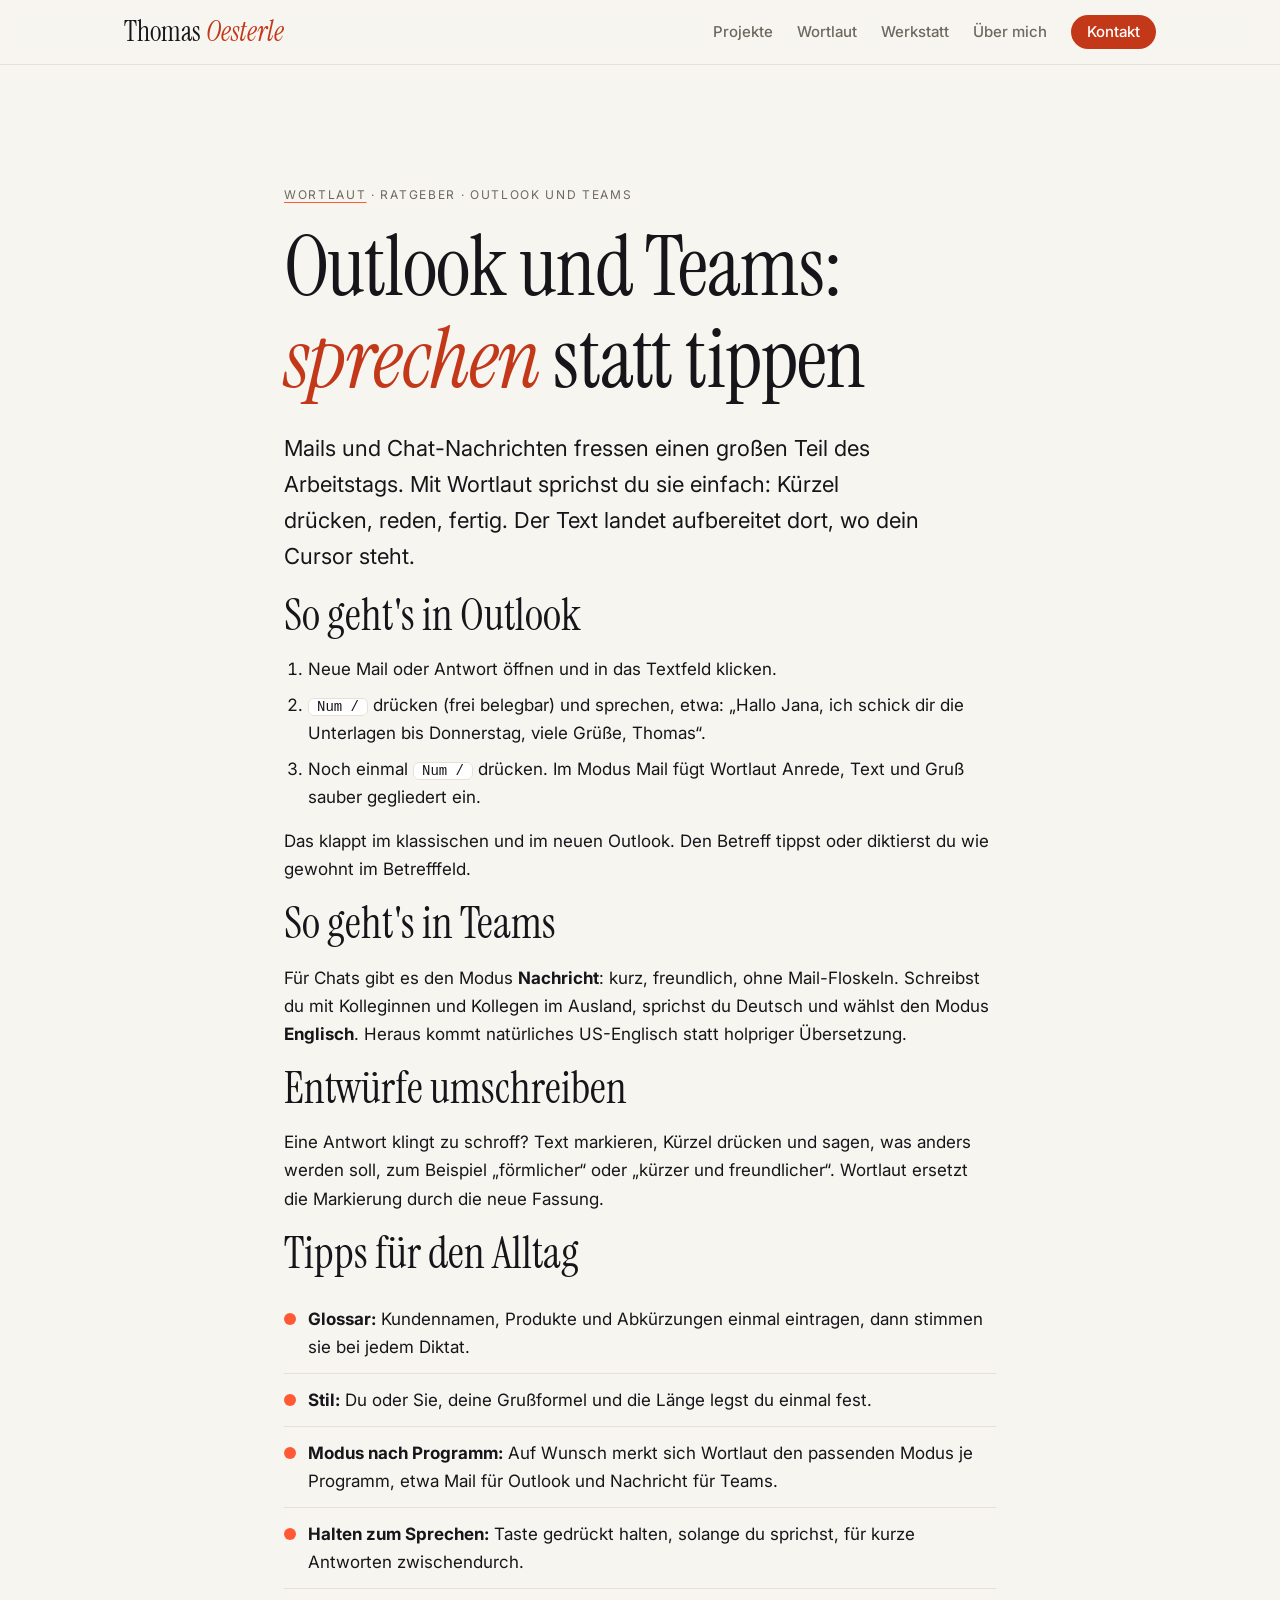
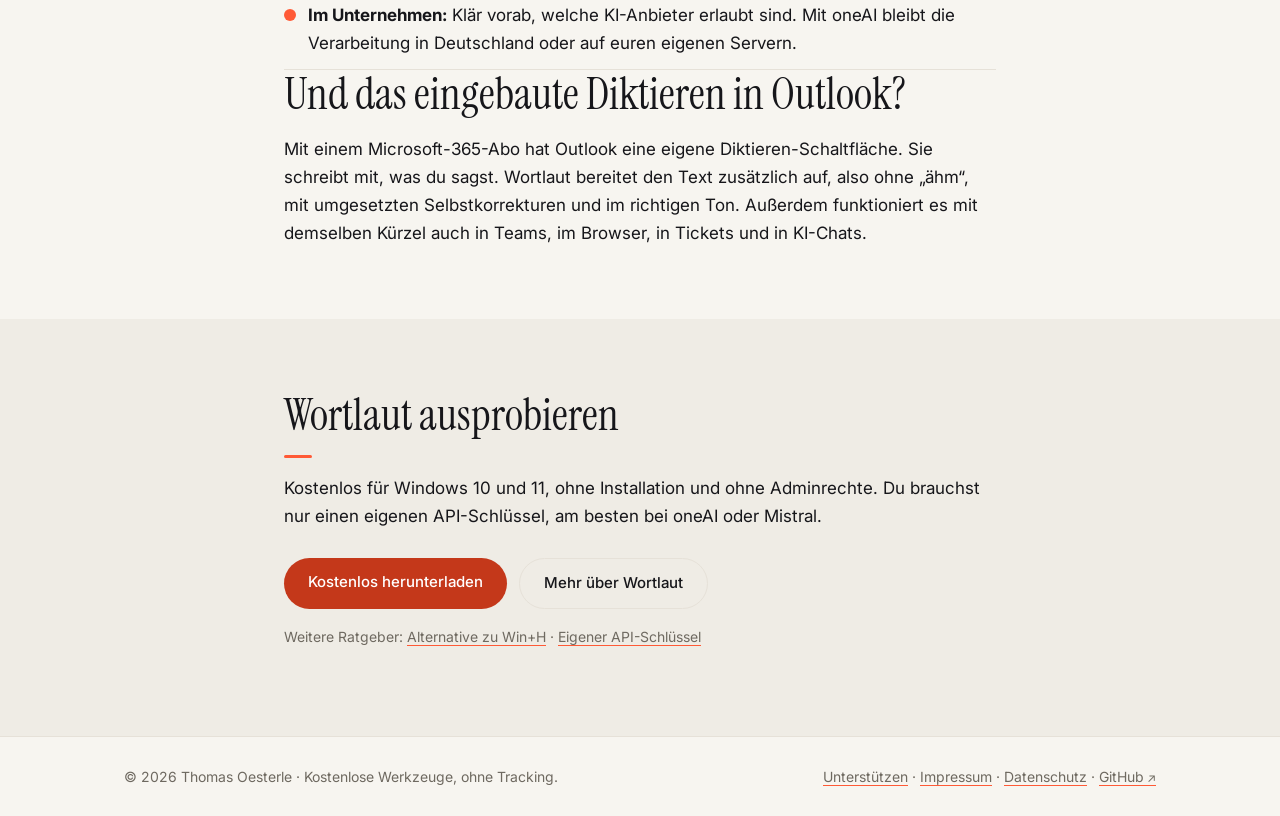
<file: wortlaut/outlook-teams-diktieren/index.html>
<!doctype html>
<html lang="de">
<head>
<meta charset="utf-8">
<meta name="viewport" content="width=device-width, initial-scale=1">
<title>In Outlook und Teams diktieren: Mails und Nachrichten mit KI | Wortlaut</title>
<meta name="description" content="Mails in Outlook und Nachrichten in Teams einfach sprechen: Wortlaut macht daraus fertigen Text mit Anrede, Gruß und passendem Ton und fügt ihn direkt ein. Kostenlos für Windows.">
<link rel="canonical" href="https://oesterle.cloud/wortlaut/outlook-teams-diktieren/">
<meta http-equiv="Content-Security-Policy" content="default-src 'self'; img-src 'self' data:; style-src 'self'; script-src 'self'; font-src 'self'; connect-src 'self'; base-uri 'self'; form-action 'none'">
<meta name="referrer" content="strict-origin-when-cross-origin">
<meta name="theme-color" content="#F7F5F0">
<meta property="og:type" content="article">
<meta property="og:locale" content="de_DE">
<meta property="og:site_name" content="Thomas Oesterle">
<meta property="og:title" content="In Outlook und Teams diktieren: Mails und Nachrichten mit KI | Wortlaut">
<meta property="og:description" content="Mails in Outlook und Nachrichten in Teams einfach sprechen: Wortlaut macht daraus fertigen Text mit Anrede, Gruß und passendem Ton und fügt ihn direkt ein. Kostenlos für Windows.">
<meta property="og:url" content="https://oesterle.cloud/wortlaut/outlook-teams-diktieren/">
<meta property="og:image" content="https://oesterle.cloud/assets/og-wortlaut.png">
<meta name="twitter:card" content="summary_large_image">
<link rel="icon" href="/assets/wortlaut-icon-32.png" type="image/png">
<link rel="apple-touch-icon" href="/assets/wortlaut-icon-180.png">
<link rel="stylesheet" href="/assets/site.css">
<script src="/assets/site.js" defer></script>
<script type="application/ld+json">[{"@context": "https://schema.org", "@type": "Article", "headline": "In Outlook und Teams diktieren", "description": "Mails in Outlook und Nachrichten in Teams einfach sprechen: Wortlaut macht daraus fertigen Text mit Anrede, Gruß und passendem Ton und fügt ihn direkt ein. Kostenlos für Windows.", "inLanguage": "de", "datePublished": "2026-10-18", "dateModified": "2026-10-19", "author": {"@type": "Person", "name": "Thomas Oesterle", "url": "https://oesterle.cloud"}, "publisher": {"@type": "Person", "name": "Thomas Oesterle", "url": "https://oesterle.cloud"}, "mainEntityOfPage": "https://oesterle.cloud/wortlaut/outlook-teams-diktieren/", "image": "https://oesterle.cloud/assets/og-wortlaut.png", "about": {"@type": "SoftwareApplication", "name": "Wortlaut", "operatingSystem": "Windows 10, Windows 11", "applicationCategory": "BusinessApplication", "url": "https://oesterle.cloud/wortlaut/"}}, {"@context": "https://schema.org", "@type": "BreadcrumbList", "itemListElement": [{"@type": "ListItem", "position": 1, "name": "Start", "item": "https://oesterle.cloud/"}, {"@type": "ListItem", "position": 2, "name": "Wortlaut", "item": "https://oesterle.cloud/wortlaut/"}, {"@type": "ListItem", "position": 3, "name": "In Outlook und Teams diktieren", "item": "https://oesterle.cloud/wortlaut/outlook-teams-diktieren/"}]}]</script>
</head>
<body>
<a class="skip" href="#inhalt">Zum Inhalt springen</a>
<header class="kopf">
  <div class="rahmen kopf-innen">
    <a class="marke" href="/">Thomas <em>Oesterle</em></a>
    <nav aria-label="Hauptnavigation">
      <a href="/#projekte">Projekte</a>
      <a href="/wortlaut/">Wortlaut</a>
      <a href="/#werkstatt">Werkstatt</a>
      <a href="/#ueber">Über mich</a>
      <a href="/#kontakt">Kontakt</a>
    </nav>
  </div>
</header>
<main id="inhalt">

<section class="held">
  <div class="rahmen schmal">
    <p class="vorzeile"><a href="/wortlaut/">Wortlaut</a> · Ratgeber · Outlook und Teams</p>
    <h1>Outlook und Teams: <em>sprechen</em> statt tippen</h1>
    <p class="einleitung">Mails und Chat-Nachrichten fressen einen großen Teil des Arbeitstags. Mit Wortlaut sprichst du sie einfach: Kürzel drücken, reden, fertig. Der Text landet aufbereitet dort, wo dein Cursor steht.</p>

    <h2>So geht's in Outlook</h2>
    <ol class="schritte">
      <li>Neue Mail oder Antwort öffnen und in das Textfeld klicken.</li>
      <li><kbd>Num /</kbd> drücken (frei belegbar) und sprechen, etwa: „Hallo Jana, ich schick dir die Unterlagen bis Donnerstag, viele Grüße, Thomas“.</li>
      <li>Noch einmal <kbd>Num /</kbd> drücken. Im Modus Mail fügt Wortlaut Anrede, Text und Gruß sauber gegliedert ein.</li>
    </ol>
    <p>Das klappt im klassischen und im neuen Outlook. Den Betreff tippst oder diktierst du wie gewohnt im Betrefffeld.</p>

    <h2>So geht's in Teams</h2>
    <p>Für Chats gibt es den Modus <strong>Nachricht</strong>: kurz, freundlich, ohne Mail-Floskeln. Schreibst du mit Kolleginnen und Kollegen im Ausland, sprichst du Deutsch und wählst den Modus <strong>Englisch</strong>. Heraus kommt natürliches US-Englisch statt holpriger Übersetzung.</p>

    <h2>Entwürfe umschreiben</h2>
    <p>Eine Antwort klingt zu schroff? Text markieren, Kürzel drücken und sagen, was anders werden soll, zum Beispiel „förmlicher“ oder „kürzer und freundlicher“. Wortlaut ersetzt die Markierung durch die neue Fassung.</p>

    <h2>Tipps für den Alltag</h2>
    <ul class="punkte">
      <li><strong>Glossar:</strong> Kundennamen, Produkte und Abkürzungen einmal eintragen, dann stimmen sie bei jedem Diktat.</li>
      <li><strong>Stil:</strong> Du oder Sie, deine Grußformel und die Länge legst du einmal fest.</li>
      <li><strong>Modus nach Programm:</strong> Auf Wunsch merkt sich Wortlaut den passenden Modus je Programm, etwa Mail für Outlook und Nachricht für Teams.</li>
      <li><strong>Halten zum Sprechen:</strong> Taste gedrückt halten, solange du sprichst, für kurze Antworten zwischendurch.</li>
      <li><strong>Im Unternehmen:</strong> Klär vorab, welche KI-Anbieter erlaubt sind. Mit oneAI bleibt die Verarbeitung in Deutschland oder auf euren eigenen Servern.</li>
    </ul>

    <h2>Und das eingebaute Diktieren in Outlook?</h2>
    <p>Mit einem Microsoft-365-Abo hat Outlook eine eigene Diktieren-Schaltfläche. Sie schreibt mit, was du sagst. Wortlaut bereitet den Text zusätzlich auf, also ohne „ähm“, mit umgesetzten Selbstkorrekturen und im richtigen Ton. Außerdem funktioniert es mit demselben Kürzel auch in Teams, im Browser, in Tickets und in KI-Chats.</p>
  </div>
</section>

<section class="abschnitt sanft">
  <div class="rahmen schmal">
    <h2>Wortlaut ausprobieren</h2>
    <p>Kostenlos für Windows 10 und 11, ohne Installation und ohne Adminrechte. Du brauchst nur einen eigenen API-Schlüssel, am besten bei oneAI oder Mistral.</p>
    <p class="aktionen"><a class="knopf" href="https://github.com/tho3mes/wortlaut-releases/releases/latest/download/Wortlaut.zip">Kostenlos herunterladen</a> <a class="knopf zweit" href="/wortlaut/">Mehr über Wortlaut</a></p>
    <p class="leise">Weitere Ratgeber: <a href="/wortlaut/windows-spracheingabe-alternative/">Alternative zu Win+H</a> · <a href="/wortlaut/eigener-api-schluessel/">Eigener API-Schlüssel</a></p>
  </div>
</section>

</main>
<footer class="fuss">
  <div class="rahmen fuss-innen">
    <p>© <span data-jahr>2026</span> Thomas Oesterle · Kostenlose Werkzeuge, ohne Tracking.</p>
    <p><a href="/#unterstuetzen">Unterstützen</a> · <a href="/impressum/">Impressum</a> · <a href="/datenschutz/">Datenschutz</a> · <a href="https://github.com/tho3mes" target="_blank" rel="noopener noreferrer">GitHub</a></p>
  </div>
</footer>
</body>
</html>
</file>
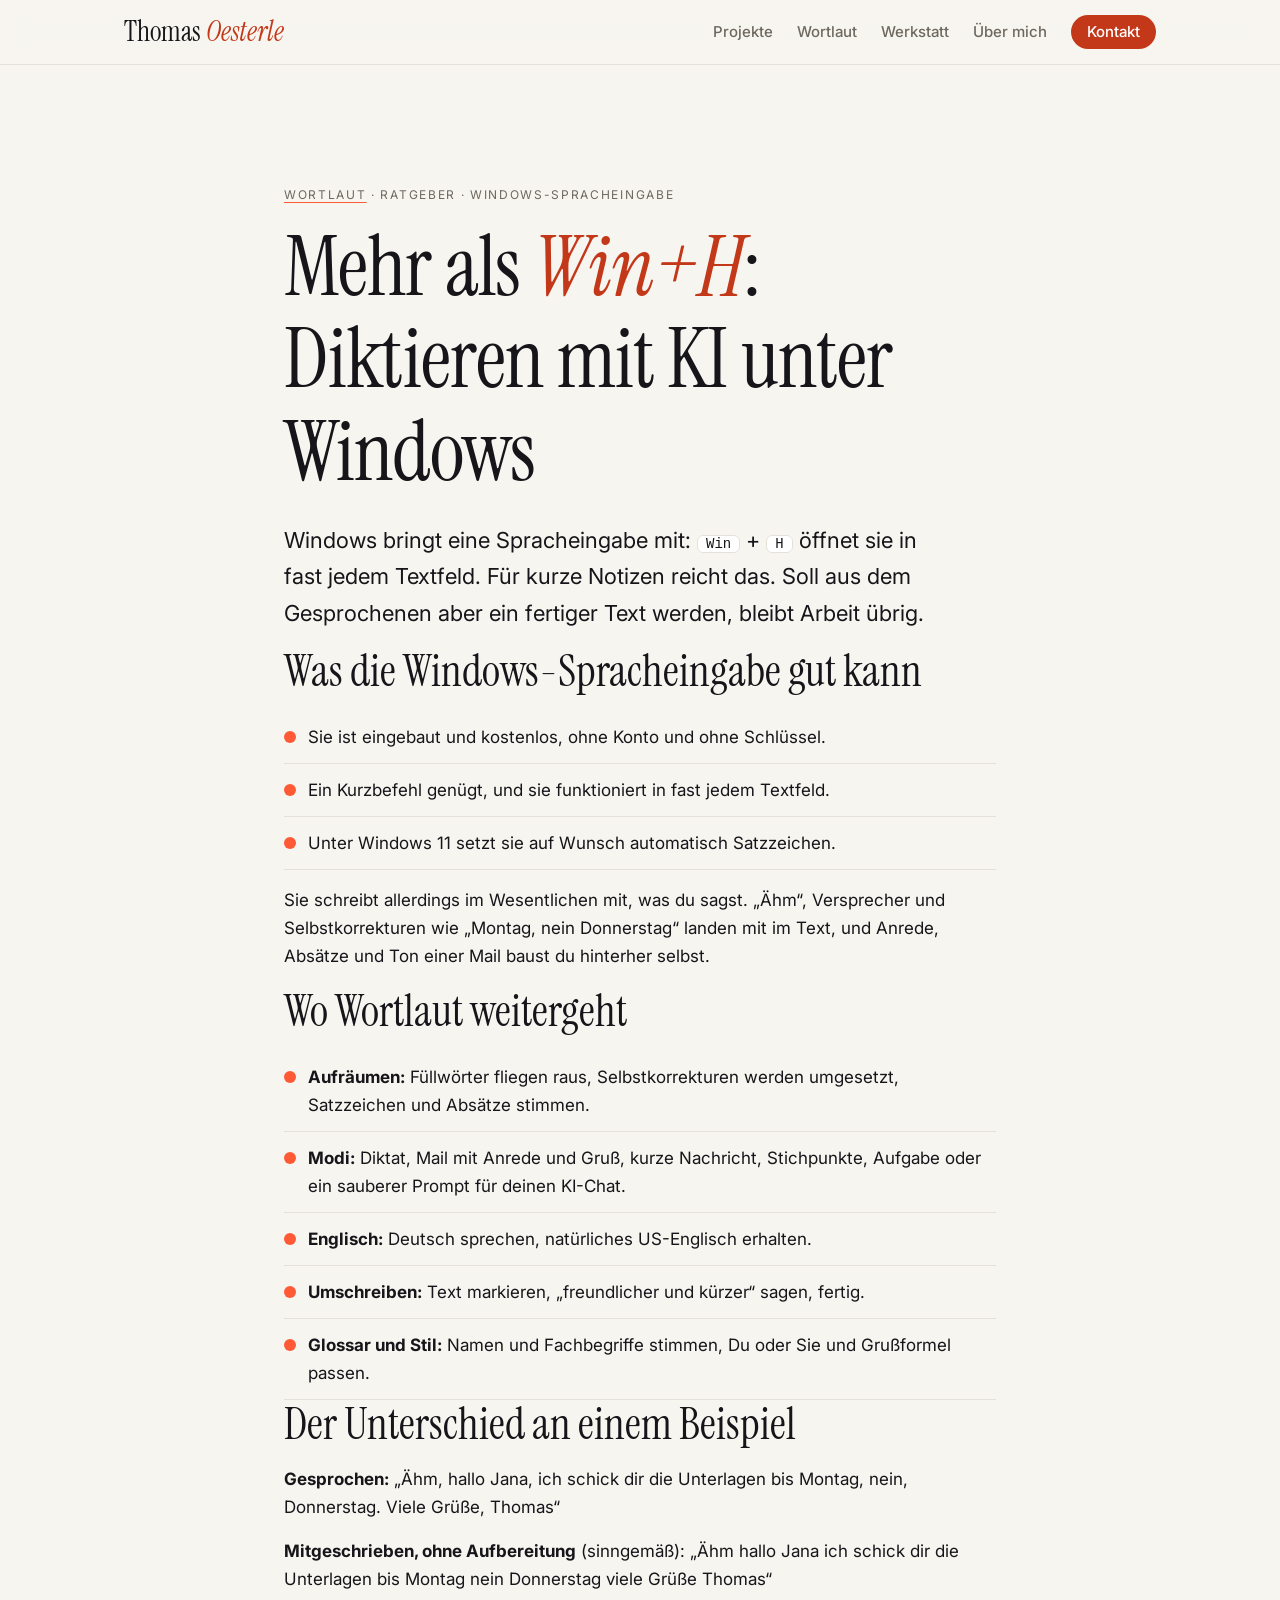
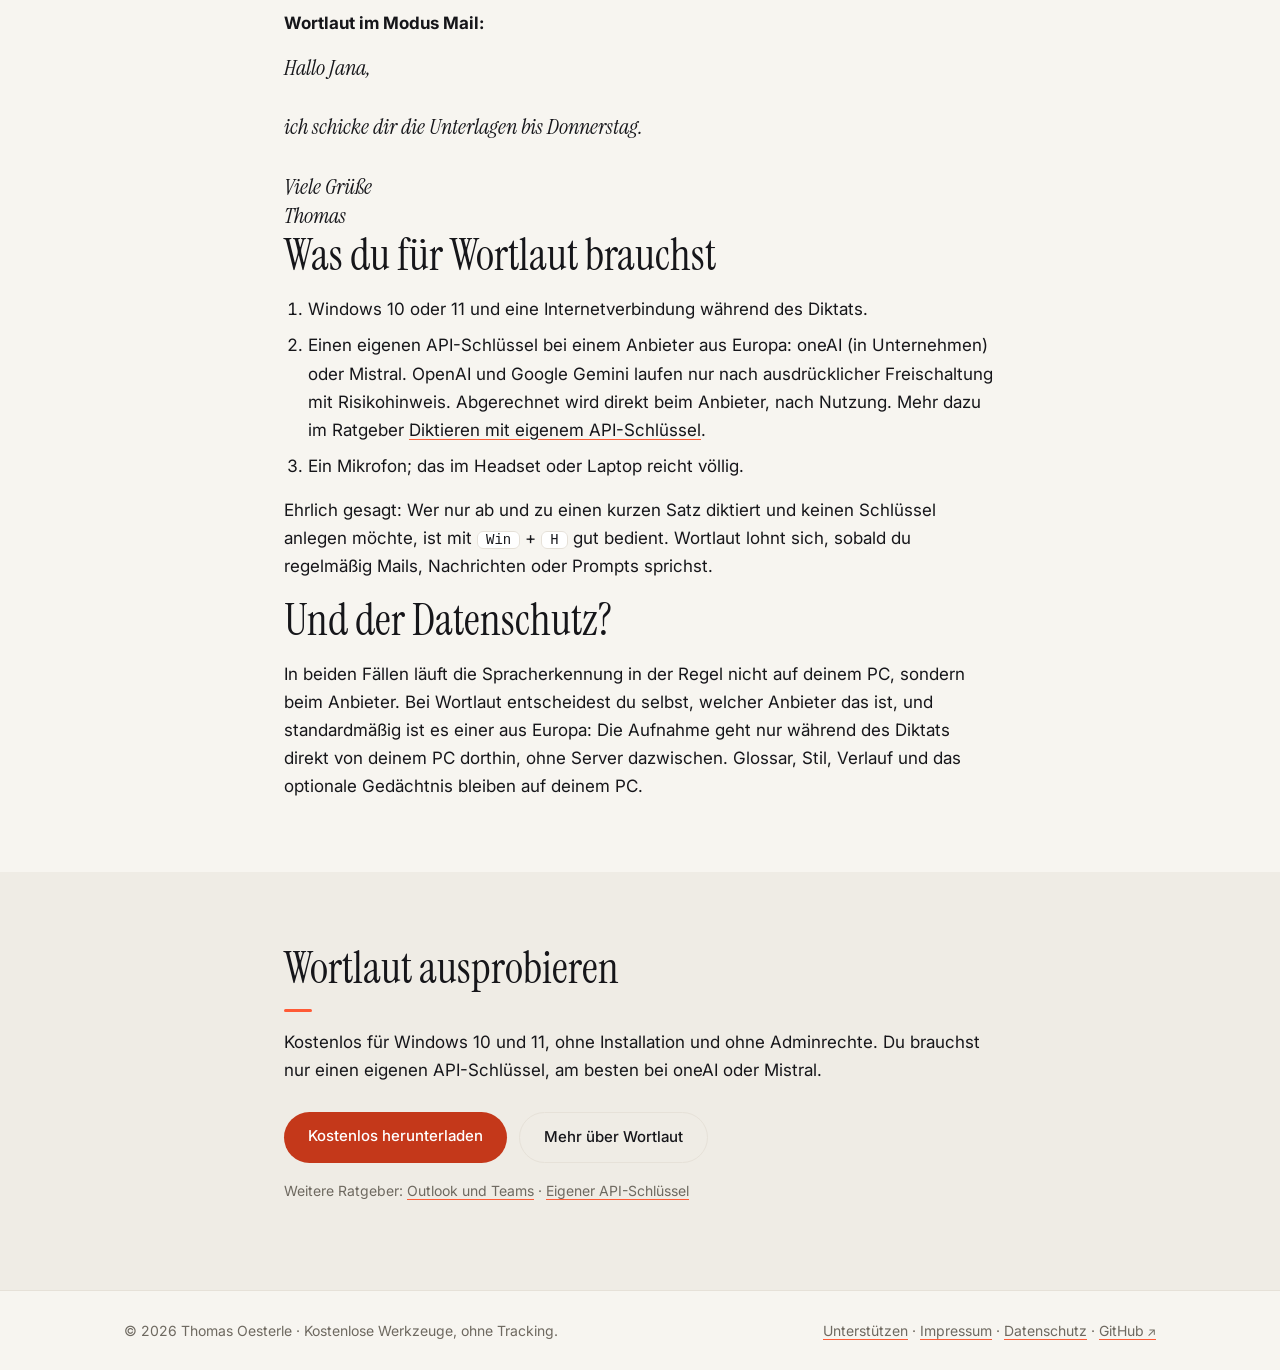
<file: wortlaut/windows-spracheingabe-alternative/index.html>
<!doctype html>
<html lang="de">
<head>
<meta charset="utf-8">
<meta name="viewport" content="width=device-width, initial-scale=1">
<title>Alternative zur Windows-Spracheingabe (Win+H): Diktieren mit KI | Wortlaut</title>
<meta name="description" content="Win+H schreibt mit, was du sagst. Wortlaut macht daraus fertigen Text: ohne Füllwörter, mit Satzzeichen, als Mail, Prompt oder auf Englisch. Kostenlos für Windows.">
<link rel="canonical" href="https://oesterle.cloud/wortlaut/windows-spracheingabe-alternative/">
<meta http-equiv="Content-Security-Policy" content="default-src 'self'; img-src 'self' data:; style-src 'self'; script-src 'self'; font-src 'self'; connect-src 'self'; base-uri 'self'; form-action 'none'">
<meta name="referrer" content="strict-origin-when-cross-origin">
<meta name="theme-color" content="#F7F5F0">
<meta property="og:type" content="article">
<meta property="og:locale" content="de_DE">
<meta property="og:site_name" content="Thomas Oesterle">
<meta property="og:title" content="Alternative zur Windows-Spracheingabe (Win+H): Diktieren mit KI | Wortlaut">
<meta property="og:description" content="Win+H schreibt mit, was du sagst. Wortlaut macht daraus fertigen Text: ohne Füllwörter, mit Satzzeichen, als Mail, Prompt oder auf Englisch. Kostenlos für Windows.">
<meta property="og:url" content="https://oesterle.cloud/wortlaut/windows-spracheingabe-alternative/">
<meta property="og:image" content="https://oesterle.cloud/assets/og-wortlaut.png">
<meta name="twitter:card" content="summary_large_image">
<link rel="icon" href="/assets/wortlaut-icon-32.png" type="image/png">
<link rel="apple-touch-icon" href="/assets/wortlaut-icon-180.png">
<link rel="stylesheet" href="/assets/site.css">
<script src="/assets/site.js" defer></script>
<script type="application/ld+json">[{"@context": "https://schema.org", "@type": "Article", "headline": "Alternative zur Windows-Spracheingabe (Win+H)", "description": "Win+H schreibt mit, was du sagst. Wortlaut macht daraus fertigen Text: ohne Füllwörter, mit Satzzeichen, als Mail, Prompt oder auf Englisch. Kostenlos für Windows.", "inLanguage": "de", "datePublished": "2026-10-18", "dateModified": "2026-10-20", "author": {"@type": "Person", "name": "Thomas Oesterle", "url": "https://oesterle.cloud"}, "publisher": {"@type": "Person", "name": "Thomas Oesterle", "url": "https://oesterle.cloud"}, "mainEntityOfPage": "https://oesterle.cloud/wortlaut/windows-spracheingabe-alternative/", "image": "https://oesterle.cloud/assets/og-wortlaut.png", "about": {"@type": "SoftwareApplication", "name": "Wortlaut", "operatingSystem": "Windows 10, Windows 11", "applicationCategory": "BusinessApplication", "url": "https://oesterle.cloud/wortlaut/"}}, {"@context": "https://schema.org", "@type": "BreadcrumbList", "itemListElement": [{"@type": "ListItem", "position": 1, "name": "Start", "item": "https://oesterle.cloud/"}, {"@type": "ListItem", "position": 2, "name": "Wortlaut", "item": "https://oesterle.cloud/wortlaut/"}, {"@type": "ListItem", "position": 3, "name": "Alternative zur Windows-Spracheingabe (Win+H)", "item": "https://oesterle.cloud/wortlaut/windows-spracheingabe-alternative/"}]}]</script>
</head>
<body>
<a class="skip" href="#inhalt">Zum Inhalt springen</a>
<header class="kopf">
  <div class="rahmen kopf-innen">
    <a class="marke" href="/">Thomas <em>Oesterle</em></a>
    <nav aria-label="Hauptnavigation">
      <a href="/#projekte">Projekte</a>
      <a href="/wortlaut/">Wortlaut</a>
      <a href="/#werkstatt">Werkstatt</a>
      <a href="/#ueber">Über mich</a>
      <a href="/#kontakt">Kontakt</a>
    </nav>
  </div>
</header>
<main id="inhalt">

<section class="held">
  <div class="rahmen schmal">
    <p class="vorzeile"><a href="/wortlaut/">Wortlaut</a> · Ratgeber · Windows-Spracheingabe</p>
    <h1>Mehr als <em>Win+H</em>: Diktieren mit KI unter Windows</h1>
    <p class="einleitung">Windows bringt eine Spracheingabe mit: <kbd>Win</kbd> + <kbd>H</kbd> öffnet sie in fast jedem Textfeld. Für kurze Notizen reicht das. Soll aus dem Gesprochenen aber ein fertiger Text werden, bleibt Arbeit übrig.</p>

    <h2>Was die Windows-Spracheingabe gut kann</h2>
    <ul class="punkte">
      <li>Sie ist eingebaut und kostenlos, ohne Konto und ohne Schlüssel.</li>
      <li>Ein Kurzbefehl genügt, und sie funktioniert in fast jedem Textfeld.</li>
      <li>Unter Windows 11 setzt sie auf Wunsch automatisch Satzzeichen.</li>
    </ul>
    <p>Sie schreibt allerdings im Wesentlichen mit, was du sagst. „Ähm“, Versprecher und Selbstkorrekturen wie „Montag, nein Donnerstag“ landen mit im Text, und Anrede, Absätze und Ton einer Mail baust du hinterher selbst.</p>

    <h2>Wo Wortlaut weitergeht</h2>
    <ul class="punkte">
      <li><strong>Aufräumen:</strong> Füllwörter fliegen raus, Selbstkorrekturen werden umgesetzt, Satzzeichen und Absätze stimmen.</li>
      <li><strong>Modi:</strong> Diktat, Mail mit Anrede und Gruß, kurze Nachricht, Stichpunkte, Aufgabe oder ein sauberer Prompt für deinen KI-Chat.</li>
      <li><strong>Englisch:</strong> Deutsch sprechen, natürliches US-Englisch erhalten.</li>
      <li><strong>Umschreiben:</strong> Text markieren, „freundlicher und kürzer“ sagen, fertig.</li>
      <li><strong>Glossar und Stil:</strong> Namen und Fachbegriffe stimmen, Du oder Sie und Grußformel passen.</li>
    </ul>

    <h2>Der Unterschied an einem Beispiel</h2>
    <p><strong>Gesprochen:</strong> „Ähm, hallo Jana, ich schick dir die Unterlagen bis Montag, nein, Donnerstag. Viele Grüße, Thomas“</p>
    <p><strong>Mitgeschrieben, ohne Aufbereitung</strong> (sinngemäß): „Ähm hallo Jana ich schick dir die Unterlagen bis Montag nein Donnerstag viele Grüße Thomas“</p>
    <p><strong>Wortlaut im Modus Mail:</strong></p>
    <p class="ergebnis">Hallo Jana,<br><br>ich schicke dir die Unterlagen bis Donnerstag.<br><br>Viele Grüße<br>Thomas</p>

    <h2>Was du für Wortlaut brauchst</h2>
    <ol class="schritte">
      <li>Windows 10 oder 11 und eine Internetverbindung während des Diktats.</li>
      <li>Einen eigenen API-Schlüssel bei einem Anbieter aus Europa: oneAI (in Unternehmen) oder Mistral. OpenAI und Google Gemini laufen nur nach ausdrücklicher Freischaltung mit Risikohinweis. Abgerechnet wird direkt beim Anbieter, nach Nutzung. Mehr dazu im Ratgeber <a href="/wortlaut/eigener-api-schluessel/">Diktieren mit eigenem API-Schlüssel</a>.</li>
      <li>Ein Mikrofon; das im Headset oder Laptop reicht völlig.</li>
    </ol>
    <p>Ehrlich gesagt: Wer nur ab und zu einen kurzen Satz diktiert und keinen Schlüssel anlegen möchte, ist mit <kbd>Win</kbd> + <kbd>H</kbd> gut bedient. Wortlaut lohnt sich, sobald du regelmäßig Mails, Nachrichten oder Prompts sprichst.</p>

    <h2>Und der Datenschutz?</h2>
    <p>In beiden Fällen läuft die Spracherkennung in der Regel nicht auf deinem PC, sondern beim Anbieter. Bei Wortlaut entscheidest du selbst, welcher Anbieter das ist, und standardmäßig ist es einer aus Europa: Die Aufnahme geht nur während des Diktats direkt von deinem PC dorthin, ohne Server dazwischen. Glossar, Stil, Verlauf und das optionale Gedächtnis bleiben auf deinem PC.</p>
  </div>
</section>

<section class="abschnitt sanft">
  <div class="rahmen schmal">
    <h2>Wortlaut ausprobieren</h2>
    <p>Kostenlos für Windows 10 und 11, ohne Installation und ohne Adminrechte. Du brauchst nur einen eigenen API-Schlüssel, am besten bei oneAI oder Mistral.</p>
    <p class="aktionen"><a class="knopf" href="https://github.com/tho3mes/wortlaut-releases/releases/latest/download/Wortlaut.zip">Kostenlos herunterladen</a> <a class="knopf zweit" href="/wortlaut/">Mehr über Wortlaut</a></p>
    <p class="leise">Weitere Ratgeber: <a href="/wortlaut/outlook-teams-diktieren/">Outlook und Teams</a> · <a href="/wortlaut/eigener-api-schluessel/">Eigener API-Schlüssel</a></p>
  </div>
</section>

</main>
<footer class="fuss">
  <div class="rahmen fuss-innen">
    <p>© <span data-jahr>2026</span> Thomas Oesterle · Kostenlose Werkzeuge, ohne Tracking.</p>
    <p><a href="/#unterstuetzen">Unterstützen</a> · <a href="/impressum/">Impressum</a> · <a href="/datenschutz/">Datenschutz</a> · <a href="https://github.com/tho3mes" target="_blank" rel="noopener noreferrer">GitHub</a></p>
  </div>
</footer>
</body>
</html>
</file>
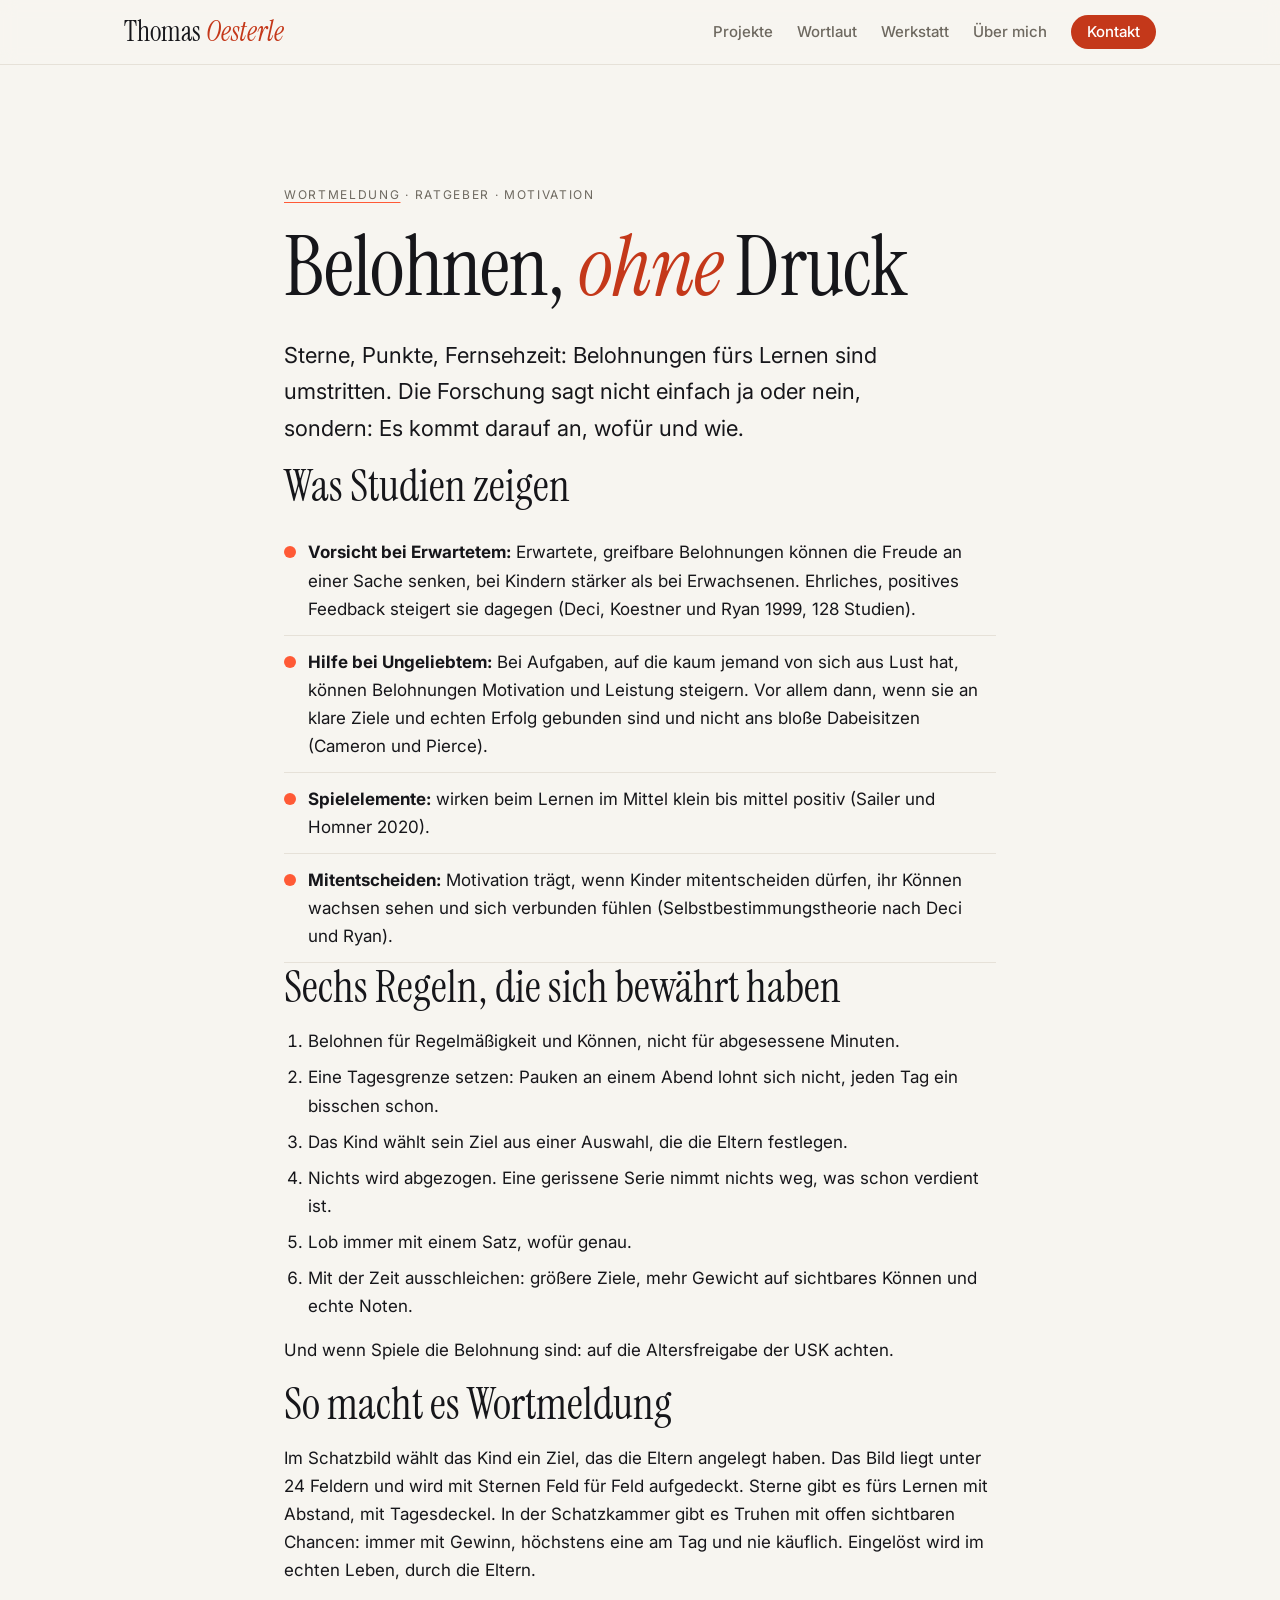
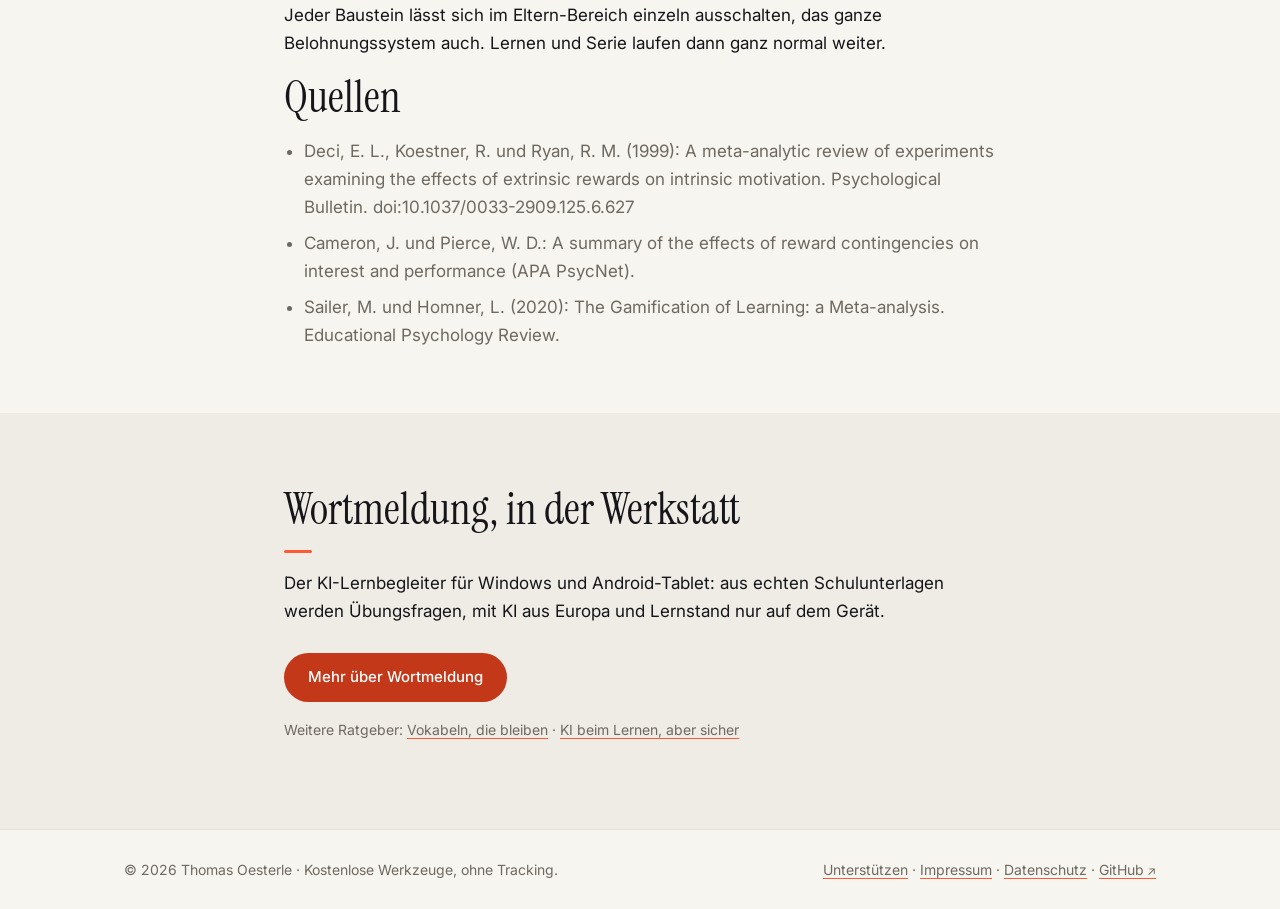
<file: wortmeldung/belohnung-ohne-druck/index.html>
<!doctype html>
<html lang="de">
<head>
<meta charset="utf-8">
<meta name="viewport" content="width=device-width, initial-scale=1">
<title>Lernen belohnen, ohne die Lust zu verderben: was Studien sagen | Wortmeldung</title>
<meta name="description" content="Sterne, Ziele, Lob: Belohnungen fürs Lernen können helfen oder schaden. Was Studien zeigen und sechs Regeln für Familien, die sich bewährt haben.">
<link rel="canonical" href="https://oesterle.cloud/wortmeldung/belohnung-ohne-druck/">
<meta http-equiv="Content-Security-Policy" content="default-src 'self'; img-src 'self' data:; style-src 'self'; script-src 'self'; font-src 'self'; connect-src 'self'; base-uri 'self'; form-action 'none'">
<meta name="referrer" content="strict-origin-when-cross-origin">
<meta name="theme-color" content="#F7F5F0">
<meta property="og:type" content="article">
<meta property="og:locale" content="de_DE">
<meta property="og:site_name" content="Thomas Oesterle">
<meta property="og:title" content="Lernen belohnen, ohne die Lust zu verderben">
<meta property="og:description" content="Was Studien über Sterne, Ziele und Lob sagen und sechs Regeln für Familien.">
<meta property="og:url" content="https://oesterle.cloud/wortmeldung/belohnung-ohne-druck/">
<meta property="og:image" content="https://oesterle.cloud/assets/og-start.png">
<meta name="twitter:card" content="summary_large_image">
<link rel="icon" href="/assets/favicon.svg" type="image/svg+xml">
<link rel="stylesheet" href="/assets/site.css">
<script src="/assets/site.js" defer></script>
<script type="application/ld+json">[{"@context": "https://schema.org", "@type": "Article", "headline": "Belohnen, ohne Druck", "description": "Sterne, Ziele, Lob: Belohnungen fürs Lernen können helfen oder schaden. Was Studien zeigen und sechs Regeln für Familien, die sich bewährt haben.", "inLanguage": "de", "datePublished": "2026-10-19", "dateModified": "2026-10-19", "author": {"@type": "Person", "name": "Thomas Oesterle", "url": "https://oesterle.cloud"}, "publisher": {"@type": "Person", "name": "Thomas Oesterle", "url": "https://oesterle.cloud"}, "mainEntityOfPage": "https://oesterle.cloud/wortmeldung/belohnung-ohne-druck/"}, {"@context": "https://schema.org", "@type": "BreadcrumbList", "itemListElement": [{"@type": "ListItem", "position": 1, "name": "Start", "item": "https://oesterle.cloud/"}, {"@type": "ListItem", "position": 2, "name": "Wortmeldung", "item": "https://oesterle.cloud/wortmeldung/"}, {"@type": "ListItem", "position": 3, "name": "Belohnen, ohne Druck", "item": "https://oesterle.cloud/wortmeldung/belohnung-ohne-druck/"}]}]</script>
</head>
<body>
<a class="skip" href="#inhalt">Zum Inhalt springen</a>
<header class="kopf">
  <div class="rahmen kopf-innen">
    <a class="marke" href="/">Thomas <em>Oesterle</em></a>
    <nav aria-label="Hauptnavigation">
      <a href="/#projekte">Projekte</a>
      <a href="/wortlaut/">Wortlaut</a>
      <a href="/#werkstatt">Werkstatt</a>
      <a href="/#ueber">Über mich</a>
      <a href="/#kontakt">Kontakt</a>
    </nav>
  </div>
</header>
<main id="inhalt">

<section class="held">
  <div class="rahmen schmal">
    <p class="vorzeile"><a href="/wortmeldung/">Wortmeldung</a> · Ratgeber · Motivation</p>
    <h1>Belohnen, <em>ohne</em> Druck</h1>
    <p class="einleitung">Sterne, Punkte, Fernsehzeit: Belohnungen fürs Lernen sind umstritten. Die Forschung sagt nicht einfach ja oder nein, sondern: Es kommt darauf an, wofür und wie.</p>

    <h2>Was Studien zeigen</h2>
    <ul class="punkte">
      <li><strong>Vorsicht bei Erwartetem:</strong> Erwartete, greifbare Belohnungen können die Freude an einer Sache senken, bei Kindern stärker als bei Erwachsenen. Ehrliches, positives Feedback steigert sie dagegen (Deci, Koestner und Ryan 1999, 128 Studien).</li>
      <li><strong>Hilfe bei Ungeliebtem:</strong> Bei Aufgaben, auf die kaum jemand von sich aus Lust hat, können Belohnungen Motivation und Leistung steigern. Vor allem dann, wenn sie an klare Ziele und echten Erfolg gebunden sind und nicht ans bloße Dabeisitzen (Cameron und Pierce).</li>
      <li><strong>Spielelemente:</strong> wirken beim Lernen im Mittel klein bis mittel positiv (Sailer und Homner 2020).</li>
      <li><strong>Mitentscheiden:</strong> Motivation trägt, wenn Kinder mitentscheiden dürfen, ihr Können wachsen sehen und sich verbunden fühlen (Selbstbestimmungstheorie nach Deci und Ryan).</li>
    </ul>

    <h2>Sechs Regeln, die sich bewährt haben</h2>
    <ol class="schritte">
      <li>Belohnen für Regelmäßigkeit und Können, nicht für abgesessene Minuten.</li>
      <li>Eine Tagesgrenze setzen: Pauken an einem Abend lohnt sich nicht, jeden Tag ein bisschen schon.</li>
      <li>Das Kind wählt sein Ziel aus einer Auswahl, die die Eltern festlegen.</li>
      <li>Nichts wird abgezogen. Eine gerissene Serie nimmt nichts weg, was schon verdient ist.</li>
      <li>Lob immer mit einem Satz, wofür genau.</li>
      <li>Mit der Zeit ausschleichen: größere Ziele, mehr Gewicht auf sichtbares Können und echte Noten.</li>
    </ol>
    <p>Und wenn Spiele die Belohnung sind: auf die Altersfreigabe der USK achten.</p>

    <h2>So macht es Wortmeldung</h2>
    <p>Im Schatzbild wählt das Kind ein Ziel, das die Eltern angelegt haben. Das Bild liegt unter 24 Feldern und wird mit Sternen Feld für Feld aufgedeckt. Sterne gibt es fürs Lernen mit Abstand, mit Tagesdeckel. In der Schatzkammer gibt es Truhen mit offen sichtbaren Chancen: immer mit Gewinn, höchstens eine am Tag und nie käuflich. Eingelöst wird im echten Leben, durch die Eltern.</p>
    <p>Jeder Baustein lässt sich im Eltern-Bereich einzeln ausschalten, das ganze Belohnungssystem auch. Lernen und Serie laufen dann ganz normal weiter.</p>

    <h2>Quellen</h2>
    <ul class="version-punkte">
      <li>Deci, E. L., Koestner, R. und Ryan, R. M. (1999): A meta-analytic review of experiments examining the effects of extrinsic rewards on intrinsic motivation. Psychological Bulletin. doi:10.1037/0033-2909.125.6.627</li>
      <li>Cameron, J. und Pierce, W. D.: A summary of the effects of reward contingencies on interest and performance (APA PsycNet).</li>
      <li>Sailer, M. und Homner, L. (2020): The Gamification of Learning: a Meta-analysis. Educational Psychology Review.</li>
    </ul>
  </div>
</section>

<section class="abschnitt sanft">
  <div class="rahmen schmal">
    <h2>Wortmeldung, in der Werkstatt</h2>
    <p>Der KI-Lernbegleiter für Windows und Android-Tablet: aus echten Schulunterlagen werden Übungsfragen, mit KI aus Europa und Lernstand nur auf dem Gerät.</p>
    <p class="aktionen"><a class="knopf" href="/wortmeldung/">Mehr über Wortmeldung</a></p>
    <p class="leise">Weitere Ratgeber: <a href="/wortmeldung/vokabeln-lernen-mit-abstand/">Vokabeln, die bleiben</a> · <a href="/wortmeldung/ki-beim-lernen-sicher/">KI beim Lernen, aber sicher</a></p>
  </div>
</section>

</main>
<footer class="fuss">
  <div class="rahmen fuss-innen">
    <p>© <span data-jahr>2026</span> Thomas Oesterle · Kostenlose Werkzeuge, ohne Tracking.</p>
    <p><a href="/#unterstuetzen">Unterstützen</a> · <a href="/impressum/">Impressum</a> · <a href="/datenschutz/">Datenschutz</a> · <a href="https://github.com/tho3mes" target="_blank" rel="noopener noreferrer">GitHub</a></p>
  </div>
</footer>
</body>
</html>
</file>
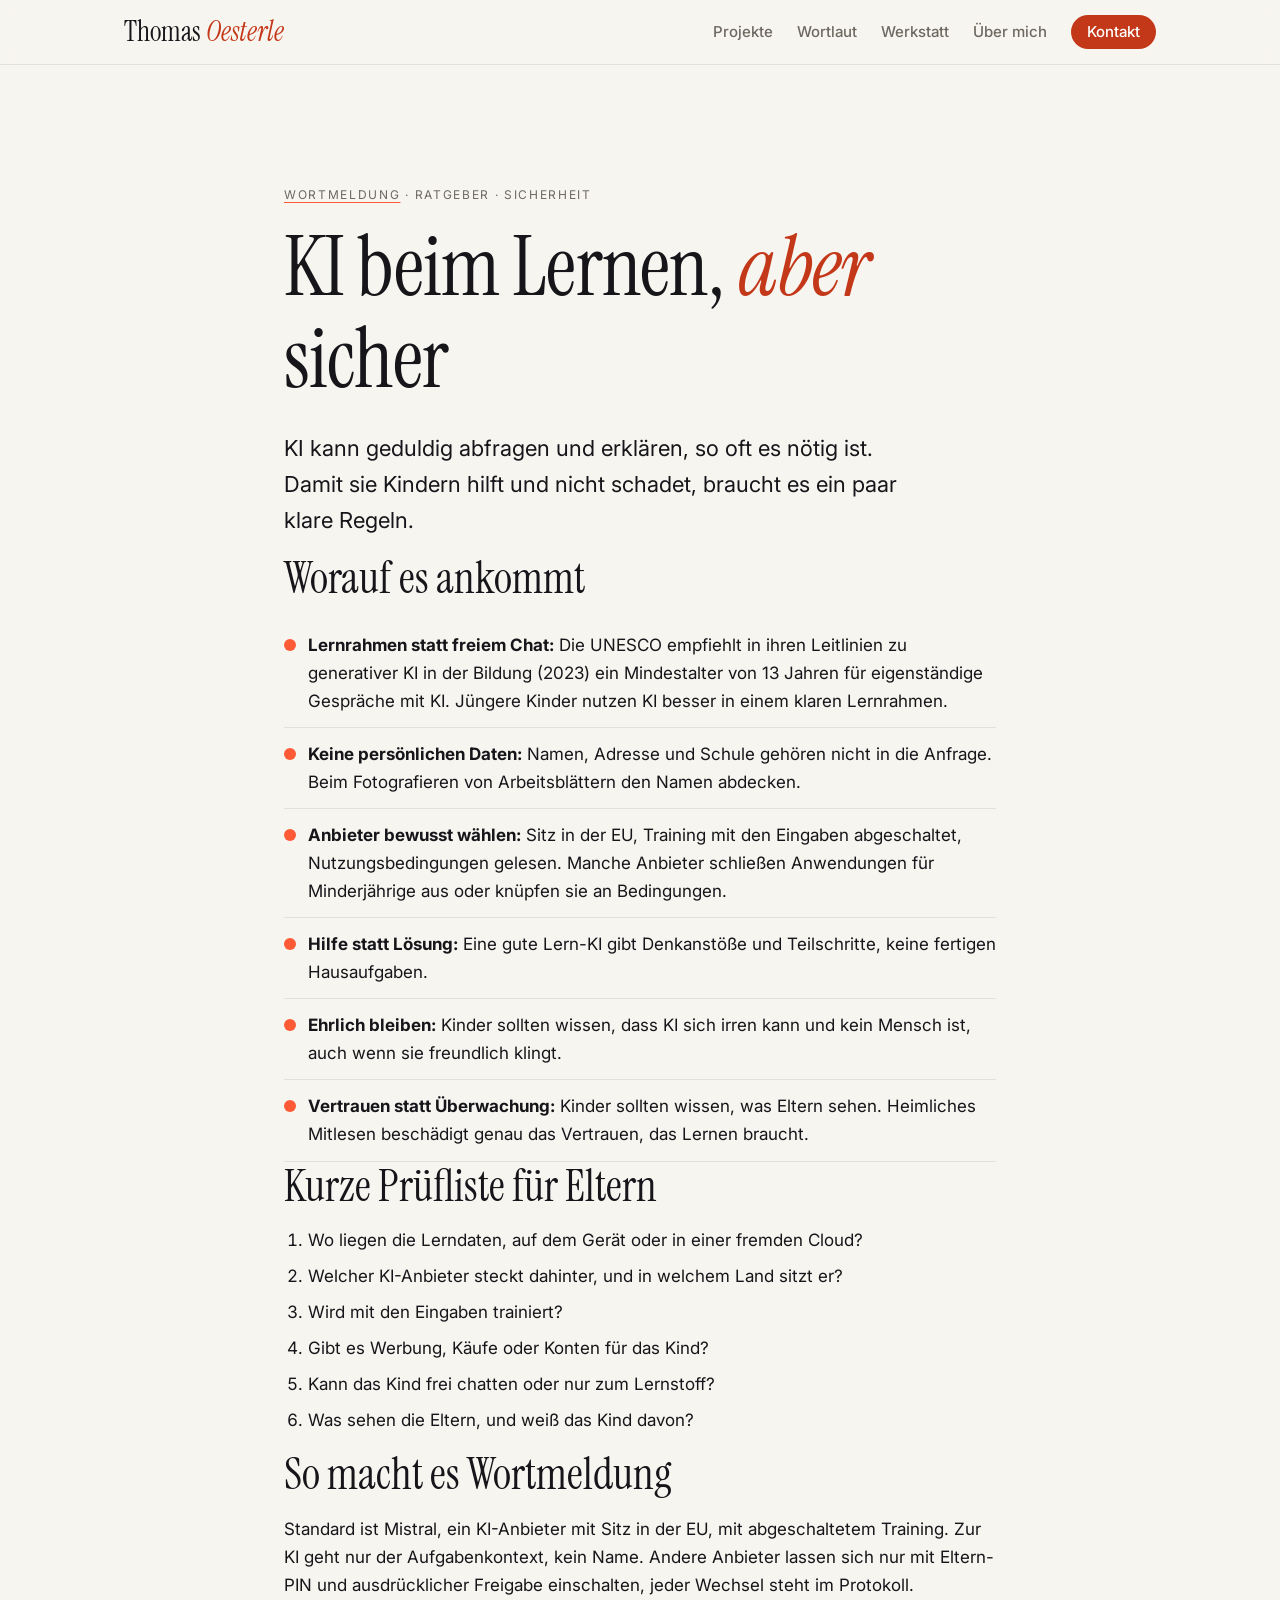
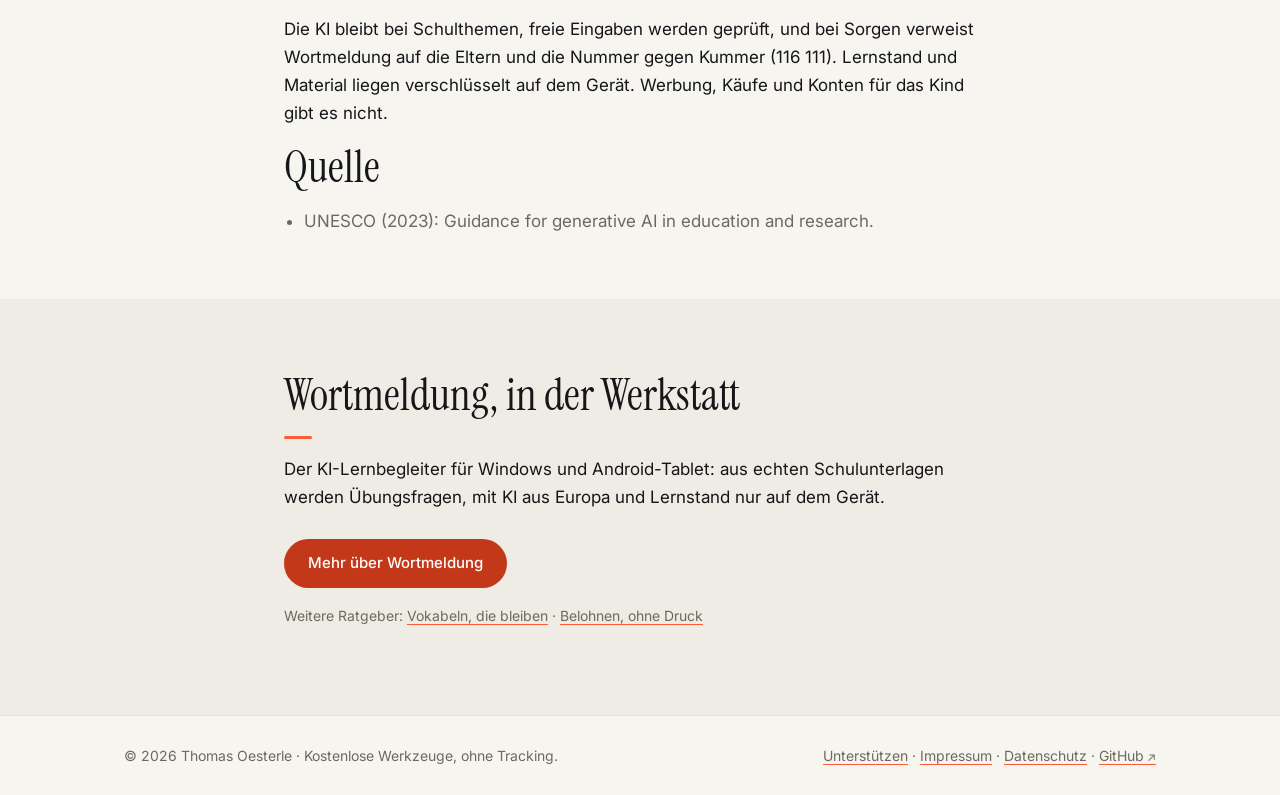
<file: wortmeldung/ki-beim-lernen-sicher/index.html>
<!doctype html>
<html lang="de">
<head>
<meta charset="utf-8">
<meta name="viewport" content="width=device-width, initial-scale=1">
<title>KI beim Lernen: worauf Eltern achten sollten | Wortmeldung</title>
<meta name="description" content="KI kann geduldig abfragen und erklären. Damit sie Kindern hilft und nicht schadet, braucht es klare Regeln: Daten, Anbieter, Hilfe statt Lösung. Mit kurzer Prüfliste für Eltern.">
<link rel="canonical" href="https://oesterle.cloud/wortmeldung/ki-beim-lernen-sicher/">
<meta http-equiv="Content-Security-Policy" content="default-src 'self'; img-src 'self' data:; style-src 'self'; script-src 'self'; font-src 'self'; connect-src 'self'; base-uri 'self'; form-action 'none'">
<meta name="referrer" content="strict-origin-when-cross-origin">
<meta name="theme-color" content="#F7F5F0">
<meta property="og:type" content="article">
<meta property="og:locale" content="de_DE">
<meta property="og:site_name" content="Thomas Oesterle">
<meta property="og:title" content="KI beim Lernen: worauf Eltern achten sollten">
<meta property="og:description" content="Daten, Anbieter, Hilfe statt Lösung: klare Regeln für Lern-Apps mit KI, mit kurzer Prüfliste für Eltern.">
<meta property="og:url" content="https://oesterle.cloud/wortmeldung/ki-beim-lernen-sicher/">
<meta property="og:image" content="https://oesterle.cloud/assets/og-start.png">
<meta name="twitter:card" content="summary_large_image">
<link rel="icon" href="/assets/favicon.svg" type="image/svg+xml">
<link rel="stylesheet" href="/assets/site.css">
<script src="/assets/site.js" defer></script>
<script type="application/ld+json">[{"@context": "https://schema.org", "@type": "Article", "headline": "KI beim Lernen, aber sicher", "description": "KI kann geduldig abfragen und erklären. Damit sie Kindern hilft und nicht schadet, braucht es klare Regeln: Daten, Anbieter, Hilfe statt Lösung. Mit kurzer Prüfliste für Eltern.", "inLanguage": "de", "datePublished": "2026-10-19", "dateModified": "2026-10-19", "author": {"@type": "Person", "name": "Thomas Oesterle", "url": "https://oesterle.cloud"}, "publisher": {"@type": "Person", "name": "Thomas Oesterle", "url": "https://oesterle.cloud"}, "mainEntityOfPage": "https://oesterle.cloud/wortmeldung/ki-beim-lernen-sicher/"}, {"@context": "https://schema.org", "@type": "BreadcrumbList", "itemListElement": [{"@type": "ListItem", "position": 1, "name": "Start", "item": "https://oesterle.cloud/"}, {"@type": "ListItem", "position": 2, "name": "Wortmeldung", "item": "https://oesterle.cloud/wortmeldung/"}, {"@type": "ListItem", "position": 3, "name": "KI beim Lernen, aber sicher", "item": "https://oesterle.cloud/wortmeldung/ki-beim-lernen-sicher/"}]}]</script>
</head>
<body>
<a class="skip" href="#inhalt">Zum Inhalt springen</a>
<header class="kopf">
  <div class="rahmen kopf-innen">
    <a class="marke" href="/">Thomas <em>Oesterle</em></a>
    <nav aria-label="Hauptnavigation">
      <a href="/#projekte">Projekte</a>
      <a href="/wortlaut/">Wortlaut</a>
      <a href="/#werkstatt">Werkstatt</a>
      <a href="/#ueber">Über mich</a>
      <a href="/#kontakt">Kontakt</a>
    </nav>
  </div>
</header>
<main id="inhalt">

<section class="held">
  <div class="rahmen schmal">
    <p class="vorzeile"><a href="/wortmeldung/">Wortmeldung</a> · Ratgeber · Sicherheit</p>
    <h1>KI beim Lernen, <em>aber</em> sicher</h1>
    <p class="einleitung">KI kann geduldig abfragen und erklären, so oft es nötig ist. Damit sie Kindern hilft und nicht schadet, braucht es ein paar klare Regeln.</p>

    <h2>Worauf es ankommt</h2>
    <ul class="punkte">
      <li><strong>Lernrahmen statt freiem Chat:</strong> Die UNESCO empfiehlt in ihren Leitlinien zu generativer KI in der Bildung (2023) ein Mindestalter von 13 Jahren für eigenständige Gespräche mit KI. Jüngere Kinder nutzen KI besser in einem klaren Lernrahmen.</li>
      <li><strong>Keine persönlichen Daten:</strong> Namen, Adresse und Schule gehören nicht in die Anfrage. Beim Fotografieren von Arbeitsblättern den Namen abdecken.</li>
      <li><strong>Anbieter bewusst wählen:</strong> Sitz in der EU, Training mit den Eingaben abgeschaltet, Nutzungsbedingungen gelesen. Manche Anbieter schließen Anwendungen für Minderjährige aus oder knüpfen sie an Bedingungen.</li>
      <li><strong>Hilfe statt Lösung:</strong> Eine gute Lern-KI gibt Denkanstöße und Teilschritte, keine fertigen Hausaufgaben.</li>
      <li><strong>Ehrlich bleiben:</strong> Kinder sollten wissen, dass KI sich irren kann und kein Mensch ist, auch wenn sie freundlich klingt.</li>
      <li><strong>Vertrauen statt Überwachung:</strong> Kinder sollten wissen, was Eltern sehen. Heimliches Mitlesen beschädigt genau das Vertrauen, das Lernen braucht.</li>
    </ul>

    <h2>Kurze Prüfliste für Eltern</h2>
    <ol class="schritte">
      <li>Wo liegen die Lerndaten, auf dem Gerät oder in einer fremden Cloud?</li>
      <li>Welcher KI-Anbieter steckt dahinter, und in welchem Land sitzt er?</li>
      <li>Wird mit den Eingaben trainiert?</li>
      <li>Gibt es Werbung, Käufe oder Konten für das Kind?</li>
      <li>Kann das Kind frei chatten oder nur zum Lernstoff?</li>
      <li>Was sehen die Eltern, und weiß das Kind davon?</li>
    </ol>

    <h2>So macht es Wortmeldung</h2>
    <p>Standard ist Mistral, ein KI-Anbieter mit Sitz in der EU, mit abgeschaltetem Training. Zur KI geht nur der Aufgabenkontext, kein Name. Andere Anbieter lassen sich nur mit Eltern-PIN und ausdrücklicher Freigabe einschalten, jeder Wechsel steht im Protokoll.</p>
    <p>Die KI bleibt bei Schulthemen, freie Eingaben werden geprüft, und bei Sorgen verweist Wortmeldung auf die Eltern und die Nummer gegen Kummer (116 111). Lernstand und Material liegen verschlüsselt auf dem Gerät. Werbung, Käufe und Konten für das Kind gibt es nicht.</p>

    <h2>Quelle</h2>
    <ul class="version-punkte">
      <li>UNESCO (2023): Guidance for generative AI in education and research.</li>
    </ul>
  </div>
</section>

<section class="abschnitt sanft">
  <div class="rahmen schmal">
    <h2>Wortmeldung, in der Werkstatt</h2>
    <p>Der KI-Lernbegleiter für Windows und Android-Tablet: aus echten Schulunterlagen werden Übungsfragen, mit KI aus Europa und Lernstand nur auf dem Gerät.</p>
    <p class="aktionen"><a class="knopf" href="/wortmeldung/">Mehr über Wortmeldung</a></p>
    <p class="leise">Weitere Ratgeber: <a href="/wortmeldung/vokabeln-lernen-mit-abstand/">Vokabeln, die bleiben</a> · <a href="/wortmeldung/belohnung-ohne-druck/">Belohnen, ohne Druck</a></p>
  </div>
</section>

</main>
<footer class="fuss">
  <div class="rahmen fuss-innen">
    <p>© <span data-jahr>2026</span> Thomas Oesterle · Kostenlose Werkzeuge, ohne Tracking.</p>
    <p><a href="/#unterstuetzen">Unterstützen</a> · <a href="/impressum/">Impressum</a> · <a href="/datenschutz/">Datenschutz</a> · <a href="https://github.com/tho3mes" target="_blank" rel="noopener noreferrer">GitHub</a></p>
  </div>
</footer>
</body>
</html>
</file>
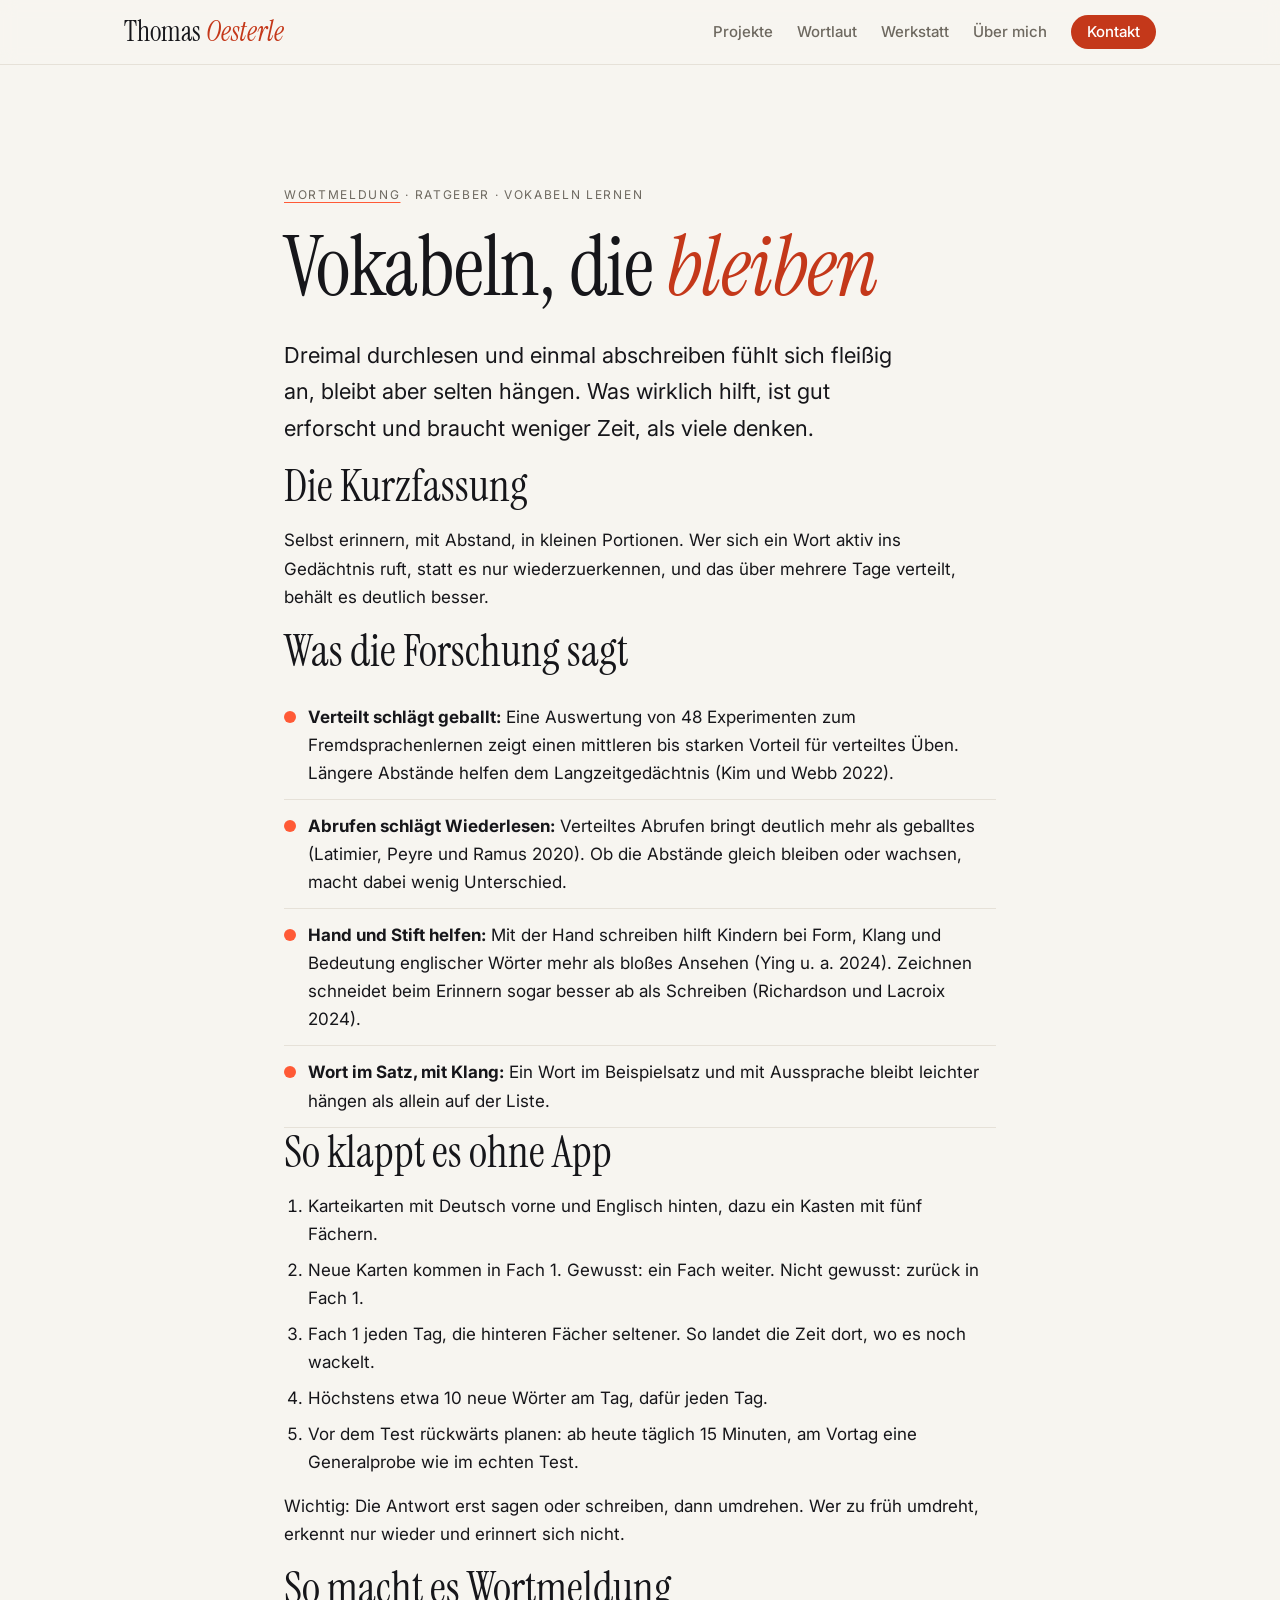
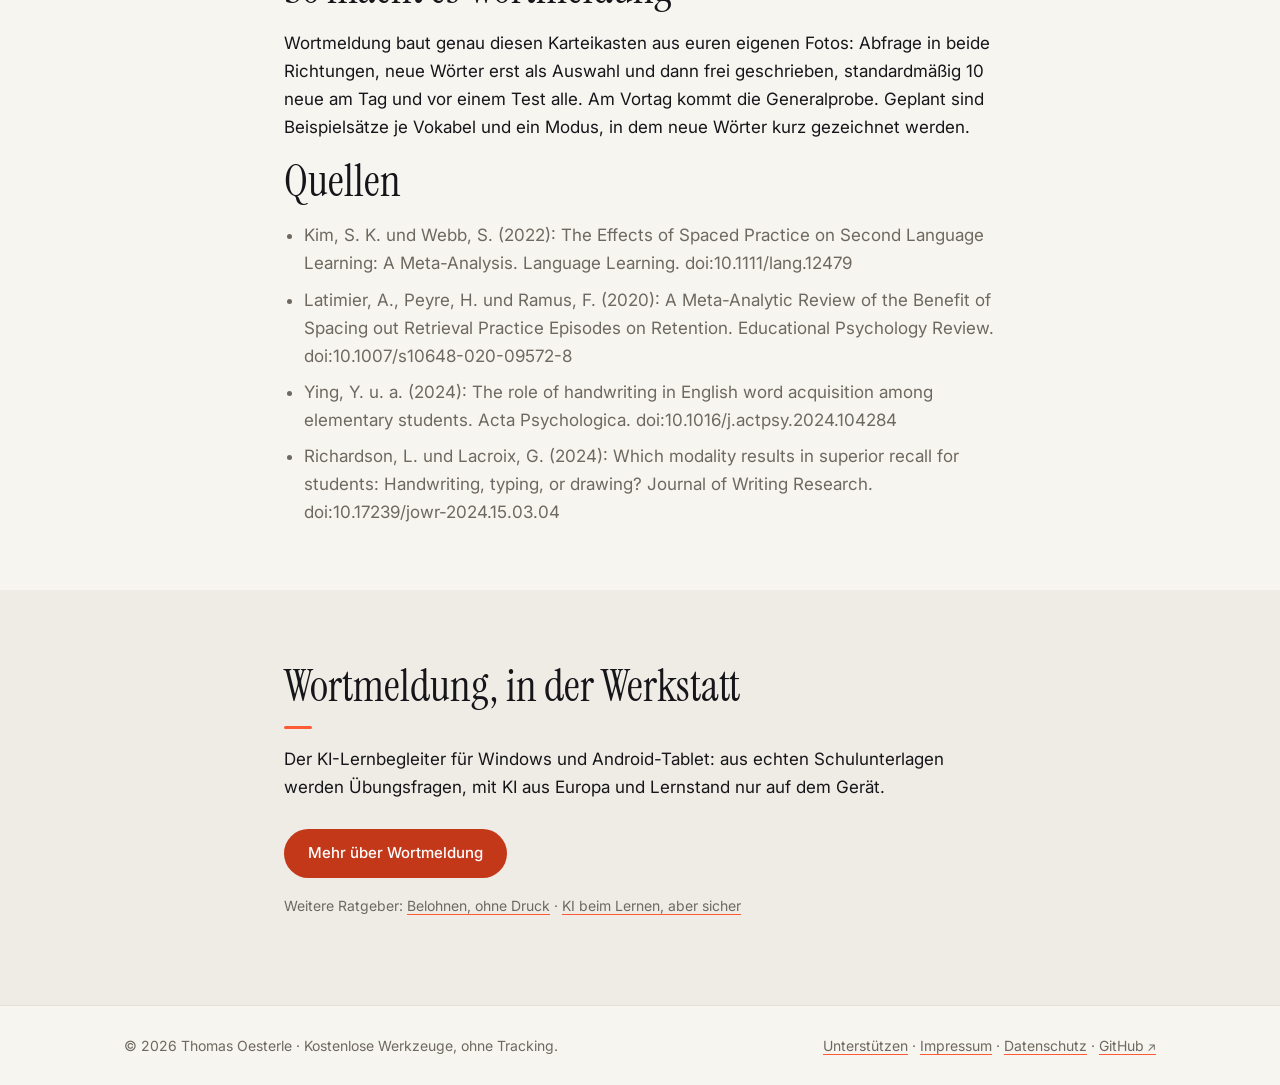
<file: wortmeldung/vokabeln-lernen-mit-abstand/index.html>
<!doctype html>
<html lang="de">
<head>
<meta charset="utf-8">
<meta name="viewport" content="width=device-width, initial-scale=1">
<title>Vokabeln lernen, die bleiben: verteiltes Abrufen statt Pauken | Wortmeldung</title>
<meta name="description" content="Abschreiben und Wiederlesen bringen wenig. Was die Forschung zum Vokabellernen sagt und wie es mit 15 Minuten am Tag klappt, mit und ohne App.">
<link rel="canonical" href="https://oesterle.cloud/wortmeldung/vokabeln-lernen-mit-abstand/">
<meta http-equiv="Content-Security-Policy" content="default-src 'self'; img-src 'self' data:; style-src 'self'; script-src 'self'; font-src 'self'; connect-src 'self'; base-uri 'self'; form-action 'none'">
<meta name="referrer" content="strict-origin-when-cross-origin">
<meta name="theme-color" content="#F7F5F0">
<meta property="og:type" content="article">
<meta property="og:locale" content="de_DE">
<meta property="og:site_name" content="Thomas Oesterle">
<meta property="og:title" content="Vokabeln lernen, die bleiben: verteiltes Abrufen statt Pauken">
<meta property="og:description" content="Abschreiben und Wiederlesen bringen wenig. Was die Forschung zum Vokabellernen sagt und wie es mit 15 Minuten am Tag klappt.">
<meta property="og:url" content="https://oesterle.cloud/wortmeldung/vokabeln-lernen-mit-abstand/">
<meta property="og:image" content="https://oesterle.cloud/assets/og-start.png">
<meta name="twitter:card" content="summary_large_image">
<link rel="icon" href="/assets/favicon.svg" type="image/svg+xml">
<link rel="stylesheet" href="/assets/site.css">
<script src="/assets/site.js" defer></script>
<script type="application/ld+json">[{"@context": "https://schema.org", "@type": "Article", "headline": "Vokabeln, die bleiben", "description": "Abschreiben und Wiederlesen bringen wenig. Was die Forschung zum Vokabellernen sagt und wie es mit 15 Minuten am Tag klappt, mit und ohne App.", "inLanguage": "de", "datePublished": "2026-10-19", "dateModified": "2026-10-19", "author": {"@type": "Person", "name": "Thomas Oesterle", "url": "https://oesterle.cloud"}, "publisher": {"@type": "Person", "name": "Thomas Oesterle", "url": "https://oesterle.cloud"}, "mainEntityOfPage": "https://oesterle.cloud/wortmeldung/vokabeln-lernen-mit-abstand/"}, {"@context": "https://schema.org", "@type": "BreadcrumbList", "itemListElement": [{"@type": "ListItem", "position": 1, "name": "Start", "item": "https://oesterle.cloud/"}, {"@type": "ListItem", "position": 2, "name": "Wortmeldung", "item": "https://oesterle.cloud/wortmeldung/"}, {"@type": "ListItem", "position": 3, "name": "Vokabeln, die bleiben", "item": "https://oesterle.cloud/wortmeldung/vokabeln-lernen-mit-abstand/"}]}]</script>
</head>
<body>
<a class="skip" href="#inhalt">Zum Inhalt springen</a>
<header class="kopf">
  <div class="rahmen kopf-innen">
    <a class="marke" href="/">Thomas <em>Oesterle</em></a>
    <nav aria-label="Hauptnavigation">
      <a href="/#projekte">Projekte</a>
      <a href="/wortlaut/">Wortlaut</a>
      <a href="/#werkstatt">Werkstatt</a>
      <a href="/#ueber">Über mich</a>
      <a href="/#kontakt">Kontakt</a>
    </nav>
  </div>
</header>
<main id="inhalt">

<section class="held">
  <div class="rahmen schmal">
    <p class="vorzeile"><a href="/wortmeldung/">Wortmeldung</a> · Ratgeber · Vokabeln lernen</p>
    <h1>Vokabeln, die <em>bleiben</em></h1>
    <p class="einleitung">Dreimal durchlesen und einmal abschreiben fühlt sich fleißig an, bleibt aber selten hängen. Was wirklich hilft, ist gut erforscht und braucht weniger Zeit, als viele denken.</p>

    <h2>Die Kurzfassung</h2>
    <p>Selbst erinnern, mit Abstand, in kleinen Portionen. Wer sich ein Wort aktiv ins Gedächtnis ruft, statt es nur wiederzuerkennen, und das über mehrere Tage verteilt, behält es deutlich besser.</p>

    <h2>Was die Forschung sagt</h2>
    <ul class="punkte">
      <li><strong>Verteilt schlägt geballt:</strong> Eine Auswertung von 48 Experimenten zum Fremdsprachenlernen zeigt einen mittleren bis starken Vorteil für verteiltes Üben. Längere Abstände helfen dem Langzeitgedächtnis (Kim und Webb 2022).</li>
      <li><strong>Abrufen schlägt Wiederlesen:</strong> Verteiltes Abrufen bringt deutlich mehr als geballtes (Latimier, Peyre und Ramus 2020). Ob die Abstände gleich bleiben oder wachsen, macht dabei wenig Unterschied.</li>
      <li><strong>Hand und Stift helfen:</strong> Mit der Hand schreiben hilft Kindern bei Form, Klang und Bedeutung englischer Wörter mehr als bloßes Ansehen (Ying u. a. 2024). Zeichnen schneidet beim Erinnern sogar besser ab als Schreiben (Richardson und Lacroix 2024).</li>
      <li><strong>Wort im Satz, mit Klang:</strong> Ein Wort im Beispielsatz und mit Aussprache bleibt leichter hängen als allein auf der Liste.</li>
    </ul>

    <h2>So klappt es ohne App</h2>
    <ol class="schritte">
      <li>Karteikarten mit Deutsch vorne und Englisch hinten, dazu ein Kasten mit fünf Fächern.</li>
      <li>Neue Karten kommen in Fach 1. Gewusst: ein Fach weiter. Nicht gewusst: zurück in Fach 1.</li>
      <li>Fach 1 jeden Tag, die hinteren Fächer seltener. So landet die Zeit dort, wo es noch wackelt.</li>
      <li>Höchstens etwa 10 neue Wörter am Tag, dafür jeden Tag.</li>
      <li>Vor dem Test rückwärts planen: ab heute täglich 15 Minuten, am Vortag eine Generalprobe wie im echten Test.</li>
    </ol>
    <p>Wichtig: Die Antwort erst sagen oder schreiben, dann umdrehen. Wer zu früh umdreht, erkennt nur wieder und erinnert sich nicht.</p>

    <h2>So macht es Wortmeldung</h2>
    <p>Wortmeldung baut genau diesen Karteikasten aus euren eigenen Fotos: Abfrage in beide Richtungen, neue Wörter erst als Auswahl und dann frei geschrieben, standardmäßig 10 neue am Tag und vor einem Test alle. Am Vortag kommt die Generalprobe. Geplant sind Beispielsätze je Vokabel und ein Modus, in dem neue Wörter kurz gezeichnet werden.</p>

    <h2>Quellen</h2>
    <ul class="version-punkte">
      <li>Kim, S. K. und Webb, S. (2022): The Effects of Spaced Practice on Second Language Learning: A Meta-Analysis. Language Learning. doi:10.1111/lang.12479</li>
      <li>Latimier, A., Peyre, H. und Ramus, F. (2020): A Meta-Analytic Review of the Benefit of Spacing out Retrieval Practice Episodes on Retention. Educational Psychology Review. doi:10.1007/s10648-020-09572-8</li>
      <li>Ying, Y. u. a. (2024): The role of handwriting in English word acquisition among elementary students. Acta Psychologica. doi:10.1016/j.actpsy.2024.104284</li>
      <li>Richardson, L. und Lacroix, G. (2024): Which modality results in superior recall for students: Handwriting, typing, or drawing? Journal of Writing Research. doi:10.17239/jowr-2024.15.03.04</li>
    </ul>
  </div>
</section>

<section class="abschnitt sanft">
  <div class="rahmen schmal">
    <h2>Wortmeldung, in der Werkstatt</h2>
    <p>Der KI-Lernbegleiter für Windows und Android-Tablet: aus echten Schulunterlagen werden Übungsfragen, mit KI aus Europa und Lernstand nur auf dem Gerät.</p>
    <p class="aktionen"><a class="knopf" href="/wortmeldung/">Mehr über Wortmeldung</a></p>
    <p class="leise">Weitere Ratgeber: <a href="/wortmeldung/belohnung-ohne-druck/">Belohnen, ohne Druck</a> · <a href="/wortmeldung/ki-beim-lernen-sicher/">KI beim Lernen, aber sicher</a></p>
  </div>
</section>

</main>
<footer class="fuss">
  <div class="rahmen fuss-innen">
    <p>© <span data-jahr>2026</span> Thomas Oesterle · Kostenlose Werkzeuge, ohne Tracking.</p>
    <p><a href="/#unterstuetzen">Unterstützen</a> · <a href="/impressum/">Impressum</a> · <a href="/datenschutz/">Datenschutz</a> · <a href="https://github.com/tho3mes" target="_blank" rel="noopener noreferrer">GitHub</a></p>
  </div>
</footer>
</body>
</html>
</file>
<file: assets/site.css>
/* Design „Tinte“ wie die Wortlaut-App: Papier, Tinte, ein Signalakzent */
/* Kontrast (WCAG 1.4.3 AA): --signal nur fuer Flaechen und Deko (Punkte, Linien, Rahmen).
   Text in Akzentfarbe nutzt --akzent, Knoepfe mit weisser Schrift --knopf (beide >= 4.5:1). */
/* Abstaende auf dem 4px-Raster, Beschriftungen einheitlich in --label (500). */
@font-face{font-family:"Instrument Serif";src:url("/assets/fonts/InstrumentSerif-Regular.ttf") format("truetype");font-weight:400;font-style:normal;font-display:swap}
@font-face{font-family:"Instrument Serif";src:url("/assets/fonts/InstrumentSerif-Italic.ttf") format("truetype");font-weight:400;font-style:italic;font-display:swap}
@font-face{font-family:"Inter";src:url("/assets/fonts/Inter.ttf") format("truetype");font-weight:100 900;font-style:normal;font-display:swap}
:root{--papier:#F7F5F0;--tinte:#16161A;--signal:#FF5A36;--akzent:#C4381A;--akzent2:#A93015;--knopf:#C4381A;--knopf2:#A93015;--stein:#6E6960;--linie:#E6E1D8;--sanft:#EFECE5;--flaeche:#FFFFFF;--label:500;
--serif:"Instrument Serif",Georgia,"Times New Roman",serif;--sans:"Inter","Segoe UI",system-ui,-apple-system,sans-serif}
@media (prefers-color-scheme:dark){:root{--papier:#16161A;--tinte:#F2EFE8;--akzent:#FF5A36;--akzent2:#FF7A5C;--stein:#A8A39A;--linie:#2E2E35;--sanft:#1E1E23;--flaeche:#222228}}
*{box-sizing:border-box}
html{scroll-behavior:smooth}
body{margin:0;background:var(--papier);color:var(--tinte);font:17px/1.65 var(--sans);-webkit-font-smoothing:antialiased}
p{margin:16px 0}
a{color:inherit;text-decoration-color:var(--signal);text-underline-offset:3px}
a:hover{color:var(--akzent)}
.rahmen{max-width:1080px;margin:0 auto;padding:0 24px}
.schmal{max-width:760px}
.skip{position:absolute;left:-999px}.skip:focus{left:16px;top:16px;background:var(--tinte);color:var(--papier);padding:8px 12px;border-radius:8px}
.kopf{position:sticky;top:0;z-index:5;background:color-mix(in srgb,var(--papier) 88%,transparent);backdrop-filter:blur(8px);border-bottom:1px solid var(--linie)}
.kopf-innen{display:flex;align-items:center;justify-content:space-between;height:64px;gap:16px}
.marke{font:28px/1 var(--serif);text-decoration:none}
.marke em{color:var(--akzent)}
nav{display:flex;align-items:center;gap:24px;font-size:15px;font-weight:var(--label)}
nav a{text-decoration:none;color:var(--stein)}nav a:hover{color:var(--tinte)}
/* Handlungsaufruf: „Kontakt“ hebt sich als Pille vom restlichen Menue ab (auf allen Seiten, ohne HTML-Aenderung) */
nav a[href="/#kontakt"]{color:#fff;background:var(--knopf);padding:8px 16px;border-radius:999px;line-height:1.2;transition:background .15s}
nav a[href="/#kontakt"]:hover{color:#fff;background:var(--knopf2)}
h1,h2,h3{font-family:var(--serif);font-weight:400;line-height:1.1;margin:0 0 16px}
h1{font-size:clamp(44px,7vw,84px);letter-spacing:-.01em;margin-bottom:24px}
h2{font-size:clamp(30px,4vw,44px)}
h3{font-size:26px;margin-bottom:12px}
em{font-style:italic}
h1 em,h2 em{color:var(--akzent)}
.held{padding:clamp(56px,10vw,120px) 0 56px}
.vorzeile{text-transform:uppercase;letter-spacing:.14em;font-size:12px;color:var(--stein);margin:0 0 16px}
.einleitung{font-size:clamp(18px,2.1vw,22px);max-width:640px;color:var(--tinte)}
.leise{color:var(--stein);font-size:14px}
.aktionen{display:flex;flex-wrap:wrap;gap:12px;margin:28px 0 12px}
.knopf{display:inline-block;background:var(--knopf);color:#fff;padding:12px 24px;border-radius:999px;text-decoration:none;font-weight:var(--label);font-size:15px;transition:transform .15s,background .15s}
.knopf:hover{background:var(--knopf2);color:#fff;transform:translateY(-1px)}
.knopf.zweit{background:transparent;color:var(--tinte);border:1px solid var(--linie)}
.knopf.zweit:hover{border-color:var(--tinte);color:var(--tinte)}
.abschnitt{padding:72px 0}
.abschnitt h2::after{content:"";display:block;width:28px;height:3px;background:var(--signal);border-radius:2px;margin-top:16px}
.sanft{background:var(--sanft)}
.raster{display:grid;grid-template-columns:repeat(auto-fit,minmax(280px,1fr));gap:20px;margin-top:28px}
.raster.drei{grid-template-columns:repeat(auto-fit,minmax(240px,1fr))}
.karte{background:var(--flaeche);border:1px solid var(--linie);border-radius:18px;padding:24px;text-decoration:none;display:block;transition:transform .15s,border-color .15s}
a.karte:hover{transform:translateY(-2px);border-color:var(--signal);color:inherit}
.karte p{color:var(--stein);margin:0}
.karte.leer{border-style:dashed;background:transparent}
.etikett{display:inline-block;font-size:12px;font-weight:var(--label);letter-spacing:.08em;text-transform:uppercase;color:var(--akzent);margin-bottom:8px}
.mehr{display:inline-block;margin-top:16px;font-weight:var(--label);font-size:15px}
.nr{display:inline-grid;place-items:center;width:36px;height:36px;border-radius:10px;border:1px solid var(--linie);color:var(--akzent);font-weight:var(--label);margin-bottom:12px}
.zwei{display:grid;grid-template-columns:repeat(auto-fit,minmax(300px,1fr));gap:48px}
.mitte{align-items:center}
.punkte{list-style:none;padding:0;margin:0}
.punkte li{padding:12px 0 12px 24px;border-bottom:1px solid var(--linie);position:relative}
.punkte li::before{content:"";position:absolute;left:0;top:20px;width:12px;height:12px;border-radius:50%;background:var(--signal)}
.schritte{margin:16px 0;padding-left:24px}.schritte li{margin:8px 0}
kbd,code{font:14px ui-monospace,Consolas,monospace;background:var(--flaeche);border:1px solid var(--linie);border-radius:6px;padding:0 8px}
details{border-bottom:1px solid var(--linie);padding:16px 0}
summary{cursor:pointer;font-weight:var(--label);list-style:none}summary::-webkit-details-marker{display:none}
summary::before{content:"+";color:var(--akzent);display:inline-block;width:24px;font-weight:var(--label)}
details[open] summary::before{content:"–"}
details p{color:var(--stein);margin:8px 0 0 24px}
.vorschau{background:var(--flaeche);border:1px solid var(--linie);border-radius:22px;padding:24px;box-shadow:0 30px 60px -30px rgba(22,22,26,.25)}
.status{display:flex;align-items:center;gap:8px;font-size:14px;color:var(--stein)}
.status .zeit{margin-left:auto;font-variant-numeric:tabular-nums}
.punkt{width:10px;height:10px;border-radius:50%;background:var(--signal);animation:puls 1.4s infinite}
@keyframes puls{50%{opacity:.35}}
.pegel{display:flex;gap:4px;align-items:center;height:56px;margin:16px 0}
.pegel i{flex:1;background:var(--tinte);border-radius:3px;height:30%;animation:welle 1.1s ease-in-out infinite}
.pegel i:nth-child(odd){animation-delay:.15s}.pegel i:nth-child(3n){animation-delay:.3s}.pegel i:nth-child(4n){animation-delay:.45s}
@keyframes welle{50%{height:95%}}
.modi{display:flex;gap:8px}
.modi b,.modi span{width:36px;height:36px;display:grid;place-items:center;border-radius:10px;border:1px solid var(--linie);font-size:14px}
.modi b{border-color:var(--akzent);color:var(--akzent)}
.ergebnis{font:22px/1.35 var(--serif);font-style:italic;margin:16px 0 0}
.recht h2{font-size:24px;margin-top:32px}.recht h2::after{display:none}
.fuss{border-top:1px solid var(--linie);padding:28px 0;font-size:14px;color:var(--stein)}
.fuss-innen{display:flex;flex-wrap:wrap;justify-content:space-between;gap:12px}
.fuss p{margin:0}
@media (max-width:640px){nav a:not(:last-child){display:none}.abschnitt{padding:56px 0}}
@media (prefers-reduced-motion:reduce){*{animation:none!important;transition:none!important}}

/* Fakten-Leiste: pruefbare Angaben direkt auf der Startseite */
.fakten{list-style:none;margin:48px 0 0;padding:24px 0 0;border-top:1px solid var(--linie);display:grid;grid-template-columns:repeat(auto-fit,minmax(180px,1fr));gap:24px}
.fakten li{margin:0;font-size:15px;line-height:1.5;color:var(--stein)}
.fakten b{display:block;font:400 40px/1 var(--serif);color:var(--tinte);margin-bottom:8px}

/* Hinweis beim Verlassen der Website */
dialog.extern{max-width:470px;width:calc(100% - 32px);border:1px solid var(--linie);border-radius:18px;padding:28px 28px 24px;background:var(--flaeche);color:var(--tinte);box-shadow:0 30px 60px -20px rgba(22,22,26,.35)}
dialog.extern::backdrop{background:rgba(22,22,26,.45);backdrop-filter:blur(2px)}
dialog.extern h2{font-size:32px;margin-bottom:12px}
dialog.extern p{color:var(--stein);margin:0 0 8px}
dialog.extern strong{color:var(--tinte)}
dialog.extern .aktionen{margin:20px 0 0}
button.knopf{border:0;cursor:pointer;font-family:inherit;font-weight:var(--label);font-size:15px;line-height:inherit}
button.knopf.zweit{border:1px solid var(--linie)}
a[target="_blank"]:not(.knopf):not(.karte)::after{content:" ↗";font-size:.85em;color:var(--stein)}

/* Produktlogo */
.produktlogo{display:block;width:92px;height:92px;margin:0 0 16px}
.karte .produktlogo{width:52px;height:52px;margin:0 0 12px}

/* Werkstatt: Projekte in Arbeit, noch nicht veröffentlicht */
.karte p.stand{margin-top:16px;font-size:13px;letter-spacing:.04em;color:var(--tinte);opacity:.75}
.werkstatt-fuss{margin-top:24px}

/* Animierte Szene: Illustration des Ablaufs, kein Video (Logik in site.js) */
.szene{display:flex;flex-direction:column;gap:16px}
.szene-leiste{display:flex;align-items:center;gap:8px;font-size:14px;color:var(--stein)}
.szene-leiste .zeit{margin-left:auto;font-variant-numeric:tabular-nums}
.szene kbd{transition:transform .12s,border-color .12s,color .12s}
.szene kbd.gedrueckt{transform:translateY(2px);border-color:var(--signal);color:var(--akzent)}
.szene .punkt{background:var(--linie);animation-name:none}
.szene[data-zustand="aufnahme"] .punkt{background:var(--signal);animation-name:puls}
.szene[data-zustand="denkt"] .punkt{background:var(--stein);animation-name:puls}
.szene[data-zustand="fertig"] .punkt{background:var(--tinte)}
.szene .pegel{height:40px;margin:0}
.szene .pegel i{height:14%;animation-name:none;transition:height .3s}
.szene[data-zustand="aufnahme"] .pegel i{animation-name:welle}
.szene-gesprochen{margin:0;min-height:4.7em;font-size:14px;line-height:1.55;font-style:italic;color:var(--stein);transition:opacity .4s}
.szene-gesprochen.weg{opacity:.6}
.szene-fenster{background:var(--papier);border:1px solid var(--linie);border-radius:14px;padding:12px 16px 16px}
.szene-kopf{display:flex;align-items:center;gap:8px;font-size:12px;color:var(--stein);margin-bottom:8px}
.szene-kopf i{width:8px;height:8px;border-radius:50%;background:var(--linie)}
.szene-kopf span{margin-left:8px}
.szene-feld{font-size:13px;color:var(--stein);border-bottom:1px solid var(--linie);padding:4px 0}
.szene-feld b{font-weight:var(--label);color:var(--tinte);margin-left:4px}
.szene-text{margin:12px 0 0;min-height:10.2em;font:19px/1.45 var(--serif)}
.szene-text .zeile{display:block;min-height:1.45em}
.szene .wort{opacity:0;transition:opacity .25s}
.szene .wort.da{opacity:1}
.szene-fuss{display:flex;align-items:center;justify-content:space-between;gap:12px;flex-wrap:wrap}
.modi .aktiv{border-color:var(--akzent);color:var(--akzent)}
.szene-hinweis{font-size:12px;letter-spacing:.08em;text-transform:uppercase;color:var(--stein)}
.raster.mit-szene{align-items:start}

/* Szenen-Reihen auf der Wortlaut-Seite: Modi in Aktion, starten beim Scrollen */
.reihe{margin-top:40px}
.reihe+.reihe{margin-top:88px}
.reihe h3{margin:0 0 8px}
.reihe p{max-width:460px}
@media (min-width:760px){.reihe.umgekehrt>:first-child{order:2}}
.szene-text.kurz{min-height:8.8em}
.szene-text.klein{font:15px/1.55 var(--sans);min-height:9.3em}
.szene-text.klein .zeile{min-height:1.55em}
.szene-eingabe{display:flex;gap:12px;align-items:flex-end;margin-top:8px;border:1px solid var(--linie);border-radius:12px;padding:8px 12px;background:var(--flaeche)}
.szene-eingabe .szene-text{margin:0;flex:1}
.szene-senden{flex:none;width:32px;height:32px;border-radius:50%;display:grid;place-items:center;background:var(--knopf);color:#fff;font-size:15px}
.szene-blase{display:inline-block;max-width:85%;margin:4px 0;padding:8px 12px;border-radius:12px 12px 12px 4px;background:var(--sanft);font-size:14px;color:var(--tinte)}
.szene .auswahl{border-radius:4px;transition:background .3s}
.szene .markiert .auswahl{background:color-mix(in srgb,var(--signal) 24%,transparent)}
.szene-modus{font-size:13px;font-weight:var(--label);color:var(--akzent);border:1px solid var(--akzent);border-radius:999px;padding:4px 12px}

/* Startseite: Szenen im Wechsel, gestapelt in einer Rasterzelle (kein Höhensprung, sanfte Überblendung) */
.szenen-wechsel{display:grid}
.szenen-wechsel>.szene{grid-area:1/1;transition:opacity .5s,visibility .5s}
.szenen-wechsel>.szene.ruht{opacity:0;visibility:hidden}
.szenen-wechsel .szene-fuss{margin-top:auto}

/* Neuigkeiten: dezenter Hinweis, Neu-Zeile in der Projektkarte, Versionsverlauf (gepflegt von tools/neuigkeiten.py) */
.neu-hinweis{margin:0 0 16px}
.neu-hinweis a{display:inline-flex;align-items:center;gap:8px;max-width:100%;font-size:13px;line-height:1.4;color:var(--stein);text-decoration:none;border:1px solid var(--linie);border-radius:999px;padding:4px 16px 4px 4px;background:var(--flaeche);transition:border-color .15s,color .15s}
.neu-hinweis a:hover{border-color:var(--signal);color:var(--tinte)}
.neu-marke{flex:none;background:var(--knopf);color:#fff;border-radius:999px;padding:2px 8px;font-size:11px;font-weight:var(--label);letter-spacing:.08em;text-transform:uppercase}
.neu-zeile{display:inline-flex;align-items:center;gap:8px;margin:0 0 8px 12px;font-size:12px;color:var(--stein);vertical-align:top}
.versionen{list-style:none;padding:0;margin:28px 0 16px}
.versionen>li{padding:16px 0;border-bottom:1px solid var(--linie)}
.versionen>li:first-child{padding-top:0}
.version-kopf{display:flex;align-items:baseline;gap:16px;margin:0}
.version-kopf b{font:400 24px/1.1 var(--serif)}
.version-kopf span{font-size:13px;color:var(--stein);font-variant-numeric:tabular-nums}
.version-kurz{margin:4px 0 0;color:var(--stein)}
.aktuell .version-kopf b{color:var(--akzent)}
.aktuell .version-kurz{color:var(--tinte)}
.version-punkte{margin:12px 0 0;padding-left:20px;color:var(--stein)}
.version-punkte li{margin:8px 0}
.version-punkte strong{color:var(--tinte);font-weight:600}

/* Wortmeldung: App-Nachbau im Design der App „Tinte, lauter“ (Farben aus Stil.cs), Ablauf in site.js (data-appszene) */
.app{--a-papier:#F7F5F0;--a-flaeche:#FFFFFF;--a-tinte:#16161A;--a-stein:#625D55;--a-linie:#E6E1D8;--a-akzent:#3D7BFF;--a-erfolg:#1FB36B;--a-hinweis:#E58A00;--a-feuer:#FF7A1A;
--f-englisch:#3D7BFF;--f-mathe:#FF5A36;--f-deutsch:#8B5CF6;--f-sonst:#12B886;
background:#1E1E23;border-radius:34px;padding:12px;box-shadow:0 30px 60px -30px rgba(22,22,26,.45);max-width:560px;width:100%;justify-self:center}
@media (prefers-color-scheme:dark){.app{--a-papier:#121216;--a-flaeche:#1E1E25;--a-tinte:#F2F0EA;--a-stein:#B4AEA5;--a-linie:#30303A;background:#000}}
.app [hidden]{display:none!important}
.app p{margin:0}
.app-bild{background:var(--a-papier);color:var(--a-tinte);border-radius:24px;padding:20px 18px 12px;display:flex;flex-direction:column;gap:10px;min-height:560px;font:15px/1.4 var(--sans);overflow:hidden}
.app-titel{font:800 26px/1.15 var(--sans);letter-spacing:-.02em}
.app-titel.gross{font-size:32px}
.app-text{color:var(--a-stein);font-size:14px}
.app-fett{font-weight:700;font-size:16px}
.app-klein{font-size:13px;color:var(--a-tinte)}
.app .fett{font-weight:700}
.app .feuer{color:var(--a-feuer)}
.app .hinweis{color:var(--a-hinweis)}
.app .leise-app{color:var(--a-stein)}
.app-kopf{display:flex;align-items:center;gap:12px}
.app-gruss{flex:1}
.app-balken{flex:1;display:block;height:8px;border-radius:4px;background:var(--a-linie);overflow:hidden}
.app-balken i{display:block;height:100%;background:var(--a-akzent);border-radius:4px;transition:width .7s ease}
.app-balken.feuer i{background:var(--a-feuer)}
.app-karte .app-balken{flex:none;margin:6px 0}
.app-zaehler{font-weight:700;color:var(--a-stein);font-size:13px;font-variant-numeric:tabular-nums}
.app-karte{background:var(--a-flaeche);border:1px solid var(--a-linie);border-radius:18px;padding:14px;box-shadow:0 3px 12px rgba(0,0,0,.05);transition:background .3s,border-color .3s}
.app-karte.gross{padding:26px 16px;text-align:center}
.app-karte.gut{background:color-mix(in srgb,var(--a-erfolg) 14%,var(--a-flaeche));border-color:var(--a-erfolg)}
.app-frage{font:800 34px/1.15 var(--sans);letter-spacing:-.02em;margin:8px 0!important}
.app-aufgabe{font-weight:700;font-size:19px;margin-top:6px!important}
.app-rueck{font-weight:700;font-size:16px;color:var(--a-erfolg);margin-top:6px!important}
.app-raster{display:grid;grid-template-columns:1fr 1fr;gap:10px}
.app-reihe{display:flex;flex-wrap:wrap;gap:8px}
.app-knopf{display:inline-flex;align-items:center;justify-content:center;min-height:42px;padding:8px 16px;border-radius:12px;border:1px solid var(--a-linie);background:var(--a-flaeche);color:var(--a-tinte);font-weight:700;font-size:15px;transition:transform .12s,background .25s,color .25s,border-color .25s}
.app-knopf.primaer{background:var(--a-akzent);border-color:var(--a-akzent);color:#fff}
.app-knopf.gross{min-height:58px}
.app-knopf.gut{background:var(--a-erfolg);border-color:var(--a-erfolg);color:#fff}
.app-knopf.druck{transform:scale(.94)}
.app-feld{border:1px solid var(--a-linie);background:var(--a-flaeche);border-radius:12px;padding:10px 12px;font-size:19px;min-height:48px}
.app-feld:empty::before{content:attr(data-platz);color:var(--a-stein);font-size:16px}
.app-feld.tippt::after{content:"";display:inline-block;width:2px;height:1.1em;margin-left:2px;vertical-align:-.15em;background:var(--a-akzent);animation:puls 1s infinite}
.app-pille{display:inline-block;align-self:flex-start;padding:3px 10px;border-radius:12px;color:#fff;font-weight:700;font-size:12px;line-height:1.5;background:var(--a-akzent)}
.app-pille.mathe{background:var(--f-mathe)}
.app-pille.englisch{background:var(--f-englisch)}
.app-pille.erfolg{background:var(--a-erfolg)}
.app-blase{align-self:flex-start;max-width:92%;background:var(--a-flaeche);border:1px solid var(--a-linie);border-radius:16px;padding:9px 14px;font-size:15px}
.app-blase b{display:block;font-size:12px;color:var(--a-stein);margin-bottom:2px}
.app-held{background:var(--a-akzent);color:#fff;border-radius:18px;padding:18px}
.app-held .app-titel{color:#fff;margin-top:4px}
.app-held p{margin:4px 0 12px}
.app-held .app-knopf{color:var(--a-tinte)}
.app-symbol{font-size:34px;line-height:1}
.app-symbol.gross{font-size:54px}
.app-ende{display:flex;flex-direction:column;gap:8px;padding-top:12px}
.app-drei{display:grid;grid-template-columns:repeat(3,1fr);gap:10px}
.app-drei .app-karte{display:flex;flex-direction:column;gap:4px}
.app-abschnitt{font-size:11px;font-weight:700;letter-spacing:.1em;text-transform:uppercase;color:var(--a-stein)}
.app-zahl{font:800 28px/1.1 var(--sans)}
.app-zahl.klein{font-size:19px}
.app-kacheln{display:grid;grid-template-columns:repeat(4,1fr);gap:8px}
.app-kachel{--k:var(--f-sonst);border-radius:16px;padding:10px;font-size:11px;line-height:1.3;color:var(--a-stein);background:color-mix(in srgb,var(--k) 10%,transparent);border:1px solid color-mix(in srgb,var(--k) 35%,transparent)}
.app-kachel span{display:block;font-size:22px;line-height:1.2}
.app-kachel b{display:block;font-size:13px;color:var(--a-tinte)}
.app-kachel.englisch{--k:var(--f-englisch)}.app-kachel.mathe{--k:var(--f-mathe)}.app-kachel.deutsch{--k:var(--f-deutsch)}
.app-leiste{margin-top:auto;align-self:center;display:flex;gap:2px;background:var(--a-flaeche);border:1px solid var(--a-linie);border-radius:26px;padding:5px;box-shadow:0 4px 20px rgba(0,0,0,.10)}
.app-leiste span{width:60px;padding:5px 0;border-radius:18px;text-align:center;font-size:11px;line-height:1.25;color:var(--a-stein)}
.app-leiste i{display:block;font-style:normal;font-size:18px;opacity:.65}
.app-leiste .an{background:color-mix(in srgb,var(--a-akzent) 13%,transparent);color:var(--a-akzent);font-weight:700}
.app-leiste .an i{opacity:1}
.app-hinweis{margin:10px 4px 2px!important;font-size:11px;letter-spacing:.08em;text-transform:uppercase;color:#B4AEA5;text-align:center}
@media (max-width:520px){.app-drei{grid-template-columns:1fr}.app-kacheln{grid-template-columns:repeat(2,1fr)}.app-leiste span{width:50px;font-size:10px}.app-frage{font-size:28px}}
</file>
